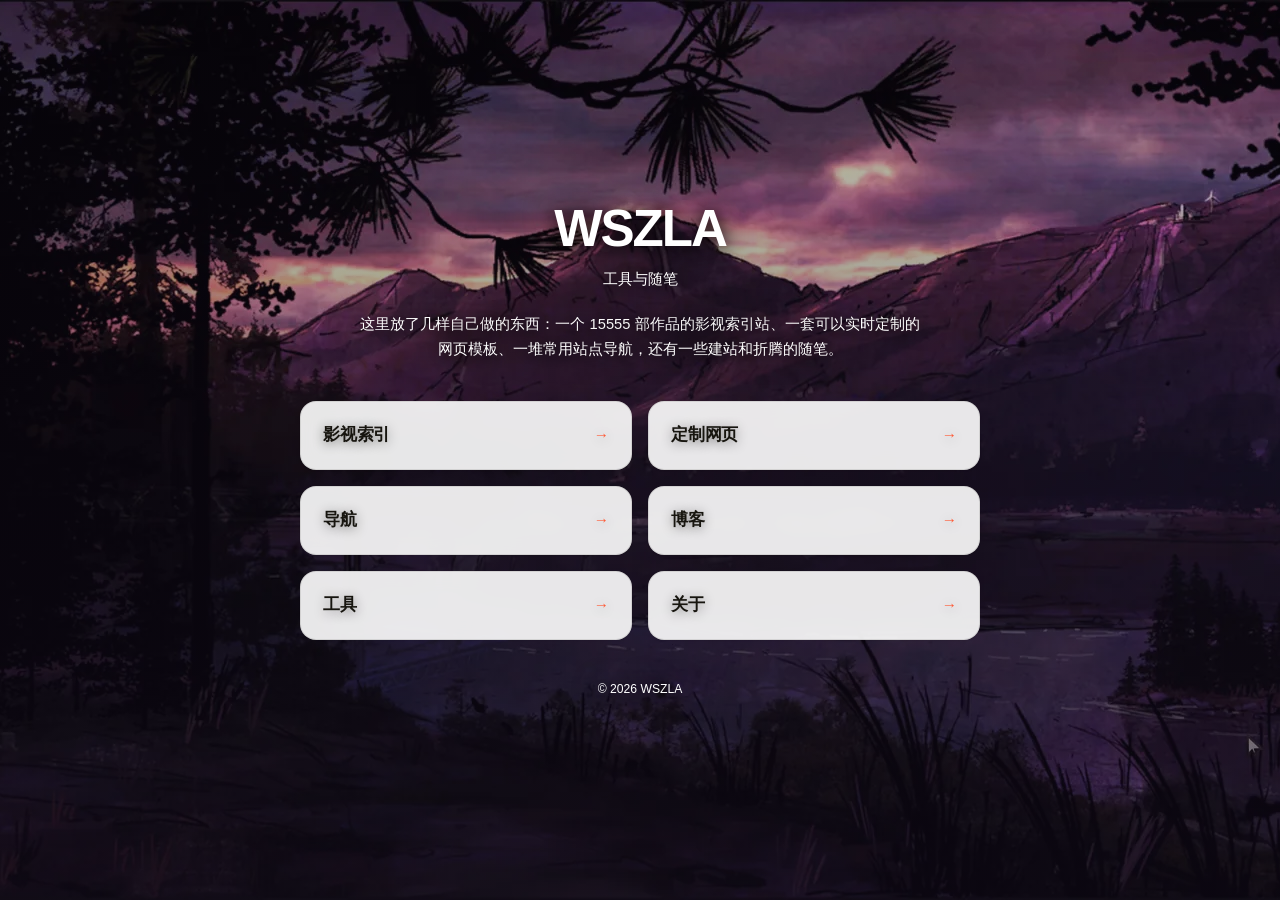
<file: index.html>
<!doctype html>
<html lang="zh-CN" data-theme="light">
<head>
<meta charset="utf-8">
<meta name="viewport" content="width=device-width, initial-scale=1">
<title>WSZLA · 工具与随笔</title>
<meta name="description" content="WSZLA 的个人站点：忍野忍、ManifestHub2、ClimberFly 几个自己写的工具，以及关于建站、上线、SEO 和折腾的随笔记录。">
<link rel="canonical" href="https://wszla.cn/">
<meta name="robots" content="index,follow,max-image-preview:large">
<meta property="og:type" content="website">
<meta property="og:title" content="WSZLA · 工具与随笔">
<meta property="og:description" content="WSZLA 的个人站点：忍野忍、ManifestHub2、ClimberFly 几个自己写的工具，以及关于建站、上线、SEO 和折腾的随笔记录。">
<meta property="og:url" content="https://wszla.cn/">
<meta property="og:image" content="https://wszla.cn/assets/og.png?v=2">
<meta name="twitter:card" content="summary_large_image">
<link rel="icon" type="image/svg+xml" href="/assets/favicon.svg?v=2">
<link rel="icon" href="/assets/favicon.ico?v=2" sizes="any">
<link rel="manifest" href="/manifest.webmanifest">
<meta name="theme-color" content="#f7f5f1">
<link rel="apple-touch-icon" href="/assets/apple-touch-icon.png?v=2">
<link rel="stylesheet" href="/assets/css/style.css">
<style>
:root{--accent:#ff5a36;--accent-ink:#ffffff;--accent-soft:rgba(255,90,54,0.13);--accent-line:rgba(255,90,54,0.38);--accent-2:#fabb57;--accent-3:#f32390;--r:16px;--page-max:1180px;--font-display:var(--font-sans)}
.hub{position:relative;z-index:1;min-height:100dvh;display:flex;flex-direction:column;align-items:center;justify-content:center;gap:26px;padding:56px 20px;text-align:center}
.hub h1{margin:0;font-size:clamp(2.1rem,6vw,3.2rem);letter-spacing:-.04em}
.hub-sub{margin-top:-16px;color:var(--muted);font-size:.95rem}
.hub-intro{max-width:560px;margin:-6px auto 0;color:var(--muted);font-size:.92rem;line-height:1.75}
.hub-links{display:grid;grid-template-columns:repeat(2,minmax(0,1fr));gap:16px;width:min(680px,100%);margin-top:12px;text-align:left}
.hub-link{display:flex;align-items:center;justify-content:space-between;gap:12px;padding:20px 22px;border:1px solid var(--line);border-radius:var(--r);background:var(--surface);box-shadow:var(--shadow-sm);text-decoration:none;color:inherit;transition:transform .25s ease,box-shadow .25s ease,border-color .25s ease}
.hub-link:hover{transform:translateY(-2px);border-color:var(--accent-line);box-shadow:var(--shadow-md)}
.hub-link strong{font-size:1.05rem;letter-spacing:-.01em}
.hub-link em{font-style:normal;color:var(--accent);font-size:.95rem}
.hub-foot{margin-top:14px;color:var(--muted);font-size:.76rem}
@media (max-width:620px){.hub-links{grid-template-columns:1fr}.hub{padding:40px 18px}}
</style>
<script type="application/ld+json">{"@context":"https://schema.org","@graph":[{"@type":"WebSite","@id":"https://wszla.cn/#website","url":"https://wszla.cn/","name":"WSZLA","description":"WSZLA 的个人站点：忍野忍、ManifestHub2、ClimberFly 几个自己写的工具，以及关于建站、上线、SEO 和折腾的随笔记录。","inLanguage":"zh-CN"},{"@type":"CollectionPage","@id":"https://wszla.cn/#collection","name":"WSZLA 收录","url":"https://wszla.cn/","hasPart":[{"@type":"WebPage","name":"影视索引","url":"https://video.wszla.cn"},{"@type":"WebPage","name":"导航","url":"https://wszla.cn/links/"},{"@type":"WebPage","name":"博客","url":"https://wszla.cn/blog/"},{"@type":"WebPage","name":"工具","url":"https://wszla.cn/tools/"}]}]}</script>
</head>
<body data-bg="image">
<div class="bg" aria-hidden="true"></div>
<main class="hub">
  <h1>WSZLA</h1>
  <p class="hub-sub">工具与随笔</p>
  <p class="hub-intro">这里放了几样自己做的东西：一个 15555 部作品的影视索引站、一套可以实时定制的网页模板、一堆常用站点导航，还有一些建站和折腾的随笔。</p>
  <nav class="hub-links" aria-label="入口">
    <a class="hub-link" href="https://video.wszla.cn" target="_blank" rel="noopener"><strong>影视索引</strong><em>→</em></a>
    <a class="hub-link" href="/site/"><strong>定制网页</strong><em>→</em></a>
    <a class="hub-link" href="/links/"><strong>导航</strong><em>→</em></a>
    <a class="hub-link" href="/blog/"><strong>博客</strong><em>→</em></a>
    <a class="hub-link" href="/tools/"><strong>工具</strong><em>→</em></a>
    <a class="hub-link" href="/about/"><strong>关于</strong><em>→</em></a>
  </nav>
  <p class="hub-foot">© 2026 WSZLA</p>
</main>
<nav class="m-nav" aria-label="快捷导航">
  <a class="m-nav-item" href="/site/"><svg viewBox="0 0 24 24" fill="none" stroke="currentColor" stroke-width="1.7" stroke-linecap="round" stroke-linejoin="round" aria-hidden="true"><path d="M4 8h9M17 8h3M4 16h4M12 16h8"/><circle cx="15" cy="8" r="2"/><circle cx="10" cy="16" r="2"/></svg><span>定制</span></a>
  <a class="m-nav-item" href="/tools/"><svg viewBox="0 0 24 24" fill="none" stroke="currentColor" stroke-width="1.7" stroke-linecap="round" stroke-linejoin="round" aria-hidden="true"><path d="M12 3.2 20 7v10l-8 4-8-4V7z"/><path d="M4 7l8 4 8-4M12 11v10"/></svg><span>工具</span></a>
  <a class="m-nav-item" href="/blog/"><svg viewBox="0 0 24 24" fill="none" stroke="currentColor" stroke-width="1.7" stroke-linecap="round" stroke-linejoin="round" aria-hidden="true"><path d="M4 5.5A2.5 2.5 0 0 1 6.5 3H20v18H6.5A2.5 2.5 0 0 1 4 18.5z"/><path d="M8 3v18"/></svg><span>博客</span></a>
  <a class="m-nav-item" href="/about/"><svg viewBox="0 0 24 24" fill="none" stroke="currentColor" stroke-width="1.7" stroke-linecap="round" stroke-linejoin="round" aria-hidden="true"><circle cx="12" cy="12" r="9"/><path d="M12 11v5.5M12 7.8h.01"/></svg><span>关于</span></a>
</nav>
<script src="/assets/js/pwa.js"></script>
</body>
</html>
</file>
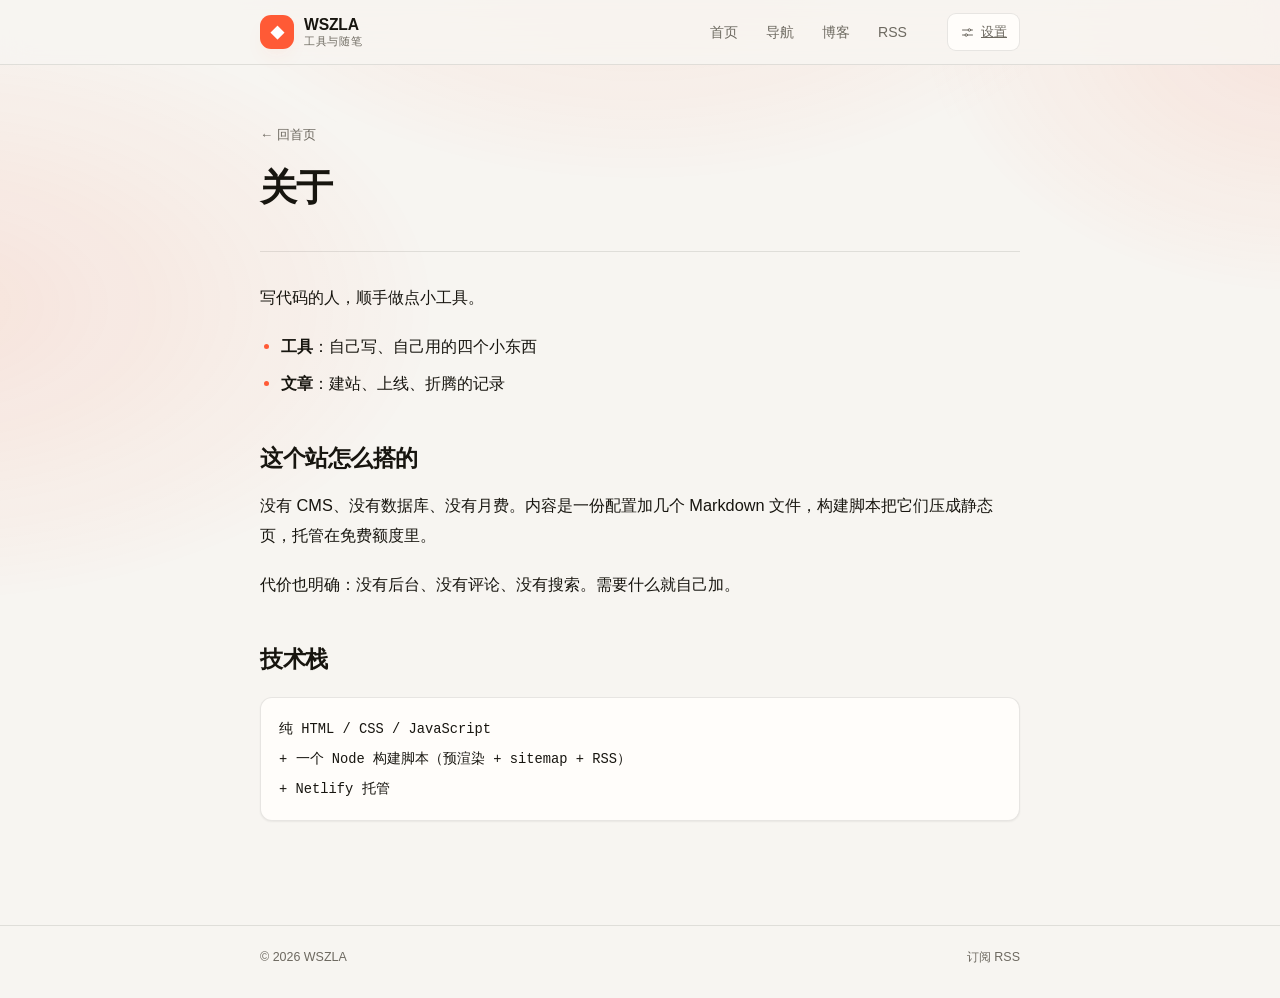
<file: about/index.html>
<!doctype html>
<html lang="zh-CN" data-theme="light">
<head>
<meta charset="utf-8">
<meta name="viewport" content="width=device-width, initial-scale=1">
<title>关于 · WSZLA</title>
<meta name="description" content="关于这个站，和写它的原因。">
<link rel="icon" type="image/svg+xml" href="/assets/favicon.svg?v=2">
<link rel="icon" href="/assets/favicon.ico?v=2" sizes="any">
<link rel="canonical" href="https://wszla.cn/about/">
<meta name="robots" content="index,follow,max-image-preview:large">
<meta property="og:type" content="website">
<meta property="og:site_name" content="WSZLA">
<meta property="og:title" content="关于 · WSZLA">
<meta property="og:description" content="关于这个站，和写它的原因。">
<meta property="og:url" content="https://wszla.cn/about/">
<meta property="og:image" content="https://wszla.cn/assets/og.png?v=2">
<meta name="twitter:card" content="summary_large_image">
<link rel="alternate" type="application/rss+xml" title="WSZLA 博客" href="/blog/feed.xml">
<link rel="manifest" href="/manifest.webmanifest">
<meta name="theme-color" content="#f7f5f1">
<link rel="apple-touch-icon" href="/assets/apple-touch-icon.png?v=2">
<link rel="stylesheet" href="/assets/css/style.css">
<link rel="stylesheet" href="/assets/css/blog.css">


<style>:root{--accent:#ff5a36;--accent-ink:#ffffff;--accent-soft:rgba(255,90,54,0.13);--accent-line:rgba(255,90,54,0.38);--accent-2:#fabb57;--accent-3:#f32390;--r:16px;--page-max:1180px;--font-display:var(--font-sans)}</style>

</head>
<body data-bg="mesh">
<div class="bg" aria-hidden="true"></div>
<div class="blog-shell">
<header class="blog-header">
  <div class="blog-wrap blog-header-inner">
    <a class="brand" href="/"><span class="brand-mark">◆</span><span class="brand-text"><strong>WSZLA</strong><small>工具与随笔</small></span></a>
    <nav class="blog-nav" aria-label="导航">
      <a href="/">首页</a>
      <a href="/links/">导航</a>
      <a href="/blog/">博客</a>
      <a href="/blog/feed.xml">RSS</a>
    </nav>
    <a class="blog-settings-btn" href="/site/?design=1&tab=blog" title="和定制网页共用一套设置">
      <svg viewBox="0 0 24 24" fill="none" stroke="currentColor" stroke-width="1.6" stroke-linecap="round" stroke-linejoin="round" aria-hidden="true"><path d="M4 8h9M17 8h3M4 16h4M12 16h8"/><circle cx="15" cy="8" r="2"/><circle cx="10" cy="16" r="2"/></svg>
      设置
    </a>
  </div>
</header>
<main class="blog-wrap">
<article class="post">
  <header class="post-head">
    <a class="post-back" href="/">← 回首页</a>
    <h1>关于</h1>
  </header>
  <div class="prose"><p>写代码的人，顺手做点小工具。</p>
<ul><li><strong>工具</strong>：自己写、自己用的四个小东西</li><li><strong>文章</strong>：建站、上线、折腾的记录</li></ul>
<h2 id="这个站怎么搭的">这个站怎么搭的</h2>
<p>没有 CMS、没有数据库、没有月费。内容是一份配置加几个 Markdown 文件，构建脚本把它们压成静态页，托管在免费额度里。</p>
<p>代价也明确：没有后台、没有评论、没有搜索。需要什么就自己加。</p>
<h2 id="技术栈">技术栈</h2>
<pre class="code-block"><code>纯 HTML / CSS / JavaScript
+ 一个 Node 构建脚本（预渲染 + sitemap + RSS）
+ Netlify 托管</code></pre></div>
</article>
</main>
<footer class="blog-footer">
  <div class="blog-wrap">
    <span>© 2026 WSZLA</span>
    <a href="/blog/feed.xml">订阅 RSS</a>
  </div>
</footer>
</div>

<script>
(function () {
  /* 和首页共用一份偏好：主色、深浅色、正文字号 */
  var p = {};
  try { p = JSON.parse(localStorage.getItem("wszla.prefs") || "{}"); } catch (e) {}
  var mq = window.matchMedia("(prefers-color-scheme: dark)");
  var mode = p.theme === "dark" || p.theme === "light" ? p.theme : (mq.matches ? "dark" : "light");
  document.documentElement.setAttribute("data-theme", mode);
  if (p.scale) document.documentElement.style.setProperty("--blog-fs", String(p.scale));
  if (p.accent) {
    var v = String(p.accent).replace("#", "");
    if (v.length === 3) v = v.split("").map(function (c) { return c + c; }).join("");
    if (/^[0-9a-f]{6}$/i.test(v)) {
      var r = parseInt(v.slice(0, 2), 16), g = parseInt(v.slice(2, 4), 16), b = parseInt(v.slice(4, 6), 16);
      var lum = (0.2126 * r + 0.7152 * g + 0.0722 * b) / 255;
      var st = document.documentElement.style;
      st.setProperty("--accent", "#" + v);
      st.setProperty("--accent-soft", "rgba(" + r + "," + g + "," + b + ",0.13)");
      st.setProperty("--accent-line", "rgba(" + r + "," + g + "," + b + ",0.38)");
      st.setProperty("--accent-ink", lum > 0.6 ? "#14130f" : "#ffffff");
    }
  }
})();
</script>
<nav class="m-nav" aria-label="快捷导航"><a class="m-nav-item" href="/site/"><svg viewBox="0 0 24 24" fill="none" stroke="currentColor" stroke-width="1.7" stroke-linecap="round" stroke-linejoin="round"><path d="M4 8h9M17 8h3M4 16h4M12 16h8"/><circle cx="15" cy="8" r="2"/><circle cx="10" cy="16" r="2"/></svg><span>定制</span></a><a class="m-nav-item" href="/video/"><svg viewBox="0 0 24 24" fill="none" stroke="currentColor" stroke-width="1.7" stroke-linecap="round" stroke-linejoin="round"><rect x="2" y="5" width="20" height="14" rx="2"/><path d="M10 9l5 3-5 3z"/></svg><span>影视</span></a><a class="m-nav-item" href="/tools/"><svg viewBox="0 0 24 24" fill="none" stroke="currentColor" stroke-width="1.7" stroke-linecap="round" stroke-linejoin="round"><path d="M12 3.2 20 7v10l-8 4-8-4V7z"/><path d="M4 7l8 4 8-4M12 11v10"/></svg><span>工具</span></a><a class="m-nav-item" href="/blog/"><svg viewBox="0 0 24 24" fill="none" stroke="currentColor" stroke-width="1.7" stroke-linecap="round" stroke-linejoin="round"><path d="M4 5.5A2.5 2.5 0 0 1 6.5 3H20v18H6.5A2.5 2.5 0 0 1 4 18.5z"/><path d="M8 3v18"/></svg><span>博客</span></a><a class="m-nav-item is-on" href="/about/"><svg viewBox="0 0 24 24" fill="none" stroke="currentColor" stroke-width="1.7" stroke-linecap="round" stroke-linejoin="round"><circle cx="12" cy="12" r="9"/><path d="M12 11v5.5M12 7.8h.01"/></svg><span>关于</span></a></nav>
<script src="/assets/js/pwa.js"></script>
</body>
</html>
</file>
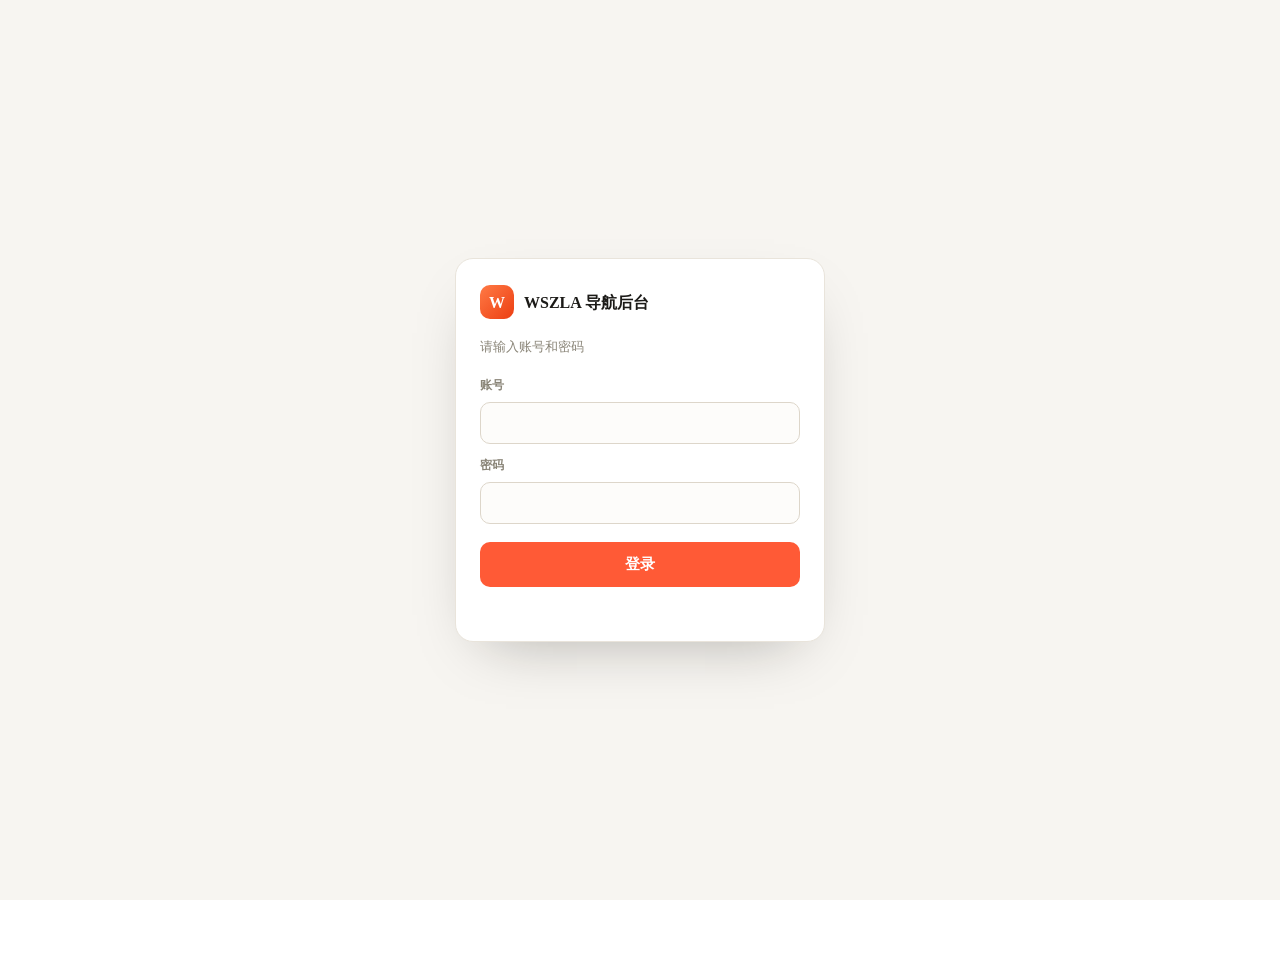
<file: admin/index.html>
<!doctype html>
<html lang="zh-CN" data-theme="light">
<head>
<meta charset="utf-8">
<meta name="viewport" content="width=device-width, initial-scale=1">
<title>后台 · WSZLA</title>
<meta name="robots" content="noindex,nofollow">
<link rel="icon" type="image/svg+xml" href="/assets/favicon.svg?v=2">
<link rel="manifest" href="/admin/manifest.webmanifest">
<meta name="theme-color" content="#ff5a36">
<meta name="apple-mobile-web-app-capable" content="yes">
<meta name="apple-mobile-web-app-status-bar-style" content="default">
<link rel="apple-touch-icon" href="/assets/apple-touch-icon.png?v=2">
<style>
:root{--accent:#ff5a36;--accent-ink:#ffffff;--accent-soft:rgba(255,90,54,0.13);--accent-line:rgba(255,90,54,0.38);--accent-2:#fabb57;--accent-3:#f32390;--r:16px;--page-max:1180px;--font-display:var(--font-sans)}
*{box-sizing:border-box}
body{margin:0;min-height:100vh;background:var(--bg);color:var(--text);font-family:var(--font-sans);line-height:1.6}
a{color:var(--accent)}
.wrap{width:min(860px,calc(100% - 32px));margin:0 auto;padding:28px 0 60px}
header{display:flex;align-items:center;justify-content:space-between;gap:12px;padding-bottom:18px;border-bottom:1px solid var(--line);margin-bottom:22px}
h1{font-size:1.3rem;margin:0}
h2{font-size:.95rem;margin:26px 0 12px;color:var(--muted);font-weight:600}
.card{border:1px solid var(--line);border-radius:14px;background:var(--surface);padding:16px}
label{display:flex;flex-direction:column;gap:6px;font-size:.78rem;color:var(--muted);font-weight:600;margin-bottom:10px}
input[type=text],input[type=password],input[type=url],select,textarea{width:100%;padding:9px 11px;border:1px solid var(--line-strong);border-radius:10px;background:var(--bg);color:var(--text);font-family:inherit;font-size:.9rem}
textarea{min-height:64px;resize:vertical}
button{padding:9px 16px;border:1px solid transparent;border-radius:10px;background:var(--accent);color:var(--accent-ink);font-family:inherit;font-size:.88rem;font-weight:600;cursor:pointer}
button.ghost{background:transparent;color:var(--text);border-color:var(--line-strong)}
button.small{padding:5px 10px;font-size:.78rem}
.row{display:grid;grid-template-columns:1fr 1fr;gap:10px}
.list{display:flex;flex-direction:column;gap:8px;margin-top:10px}
.item{display:flex;align-items:center;gap:10px;padding:9px 12px;border:1px solid var(--line);border-radius:10px;background:var(--surface)}
.item b{font-size:.88rem}
.item small{color:var(--muted);font-size:.74rem;display:block}
.item .grow{flex:1;min-width:0}
.item .del{border:1px solid var(--line-strong);background:transparent;color:var(--muted)}
.status{margin-top:14px;font-size:.82rem;color:var(--muted);white-space:pre-wrap}
.ok{color:#0a7d32}
.err{color:#c0392b}
.pill{display:inline-block;padding:2px 9px;border-radius:99px;background:var(--accent-soft);color:var(--accent);font-size:.7rem;font-weight:600;margin-left:6px}
.lock{position:fixed;inset:0;z-index:60;display:grid;place-items:center;background:#f7f5f1;padding:24px}
.lock.hidden{display:none!important}
.lock-card{width:min(370px,100%);background:#fff;border:1px solid #e9e4db;border-radius:18px;padding:26px 24px;box-shadow:0 24px 60px -30px rgba(20,18,12,.35)}
.lock-card strong{font-size:1rem;color:#1b1a17}
.lock-card p{margin:0 0 18px;font-size:.8rem;color:#8a8578}
.lock-card label{display:flex;flex-direction:column;gap:6px;margin-bottom:12px;font-size:.78rem;color:#8a8578;font-weight:600}
.lock-card input{width:100%;padding:11px 12px;border:1px solid #ddd6ca;border-radius:10px;background:#fdfcfa;color:#1b1a17;font-size:1rem;font-family:inherit}
.lock-card input:focus{outline:none;border-color:#ff5a36;box-shadow:0 0 0 4px rgba(255,90,54,.13)}
.lock-card button{width:100%;margin-top:6px;padding:12px 0;border:0;border-radius:10px;background:#ff5a36;color:#fff;font-size:.95rem;font-weight:600;cursor:pointer;font-family:inherit}
.lock-err{min-height:18px;font-size:.78rem;color:#c0392b;margin-top:10px}
.brand-lock{display:flex;align-items:center;gap:10px;margin-bottom:18px}
.brand-lock i{width:34px;height:34px;border-radius:10px;background:linear-gradient(135deg,#ff7a45,#ec3e12);display:grid;place-items:center;color:#fff;font-style:normal;font-weight:700}
.hint{font-size:.78rem;color:var(--muted);margin:6px 0 0}
/* ===== 标签式后台 ===== */
.tabs{display:flex;gap:6px;border-bottom:1px solid var(--line);margin-bottom:22px;padding-bottom:0}
.tabs button{background:transparent;border:0;border-bottom:2px solid transparent;border-radius:0;
  padding:10px 18px;color:var(--muted);font-size:.9rem;font-weight:600;cursor:pointer;font-family:inherit}
.tabs button:hover{color:var(--text)}
.tabs button.on{color:var(--accent);border-bottom-color:var(--accent)}
.pane[hidden]{display:none!important}
.frame-wrap{border:1px solid var(--line);border-radius:14px;overflow:hidden;background:#fff}
.frame-wrap iframe{width:100%;height:calc(100vh - 210px);min-height:520px;border:0;display:block}
.frame-note{display:flex;align-items:center;justify-content:space-between;gap:12px;
  padding:10px 14px;background:var(--accent-soft);font-size:.8rem;color:var(--muted)}
.frame-note a{font-weight:600}
@media(max-width:640px){.frame-wrap iframe{height:calc(100vh - 250px);min-height:440px}}
.bar{display:flex;gap:10px;margin-top:16px}
/* ---------- 手机端 ---------- */
@media (max-width: 680px) {
  html,body{overflow-x:hidden;max-width:100%}
  .wrap{width:100%;max-width:100%;padding:14px 12px 96px}
  .hint,.item small,.status{overflow-wrap:anywhere;word-break:break-word}
  .bar button{min-width:0}
  header{padding-bottom:12px;margin-bottom:14px}
  h1{font-size:1.1rem}
  h2{font-size:.85rem;margin:20px 0 10px}
  .card{padding:12px;border-radius:12px}
  .row{grid-template-columns:1fr;gap:0}
  label{font-size:.75rem;margin-bottom:8px}
  input[type=text],input[type=password],input[type=url],select,textarea{padding:11px 12px;font-size:1rem}
  button{padding:11px 16px;font-size:.92rem}
  .item{padding:11px 12px;align-items:flex-start}
  .item b{font-size:.92rem}
  .item small{font-size:.72rem;line-height:1.5}
  .item .grow{padding-right:8px}
  .item .del{padding:9px 13px;border-radius:9px;font-size:.8rem;font-weight:600;border:1px solid var(--line-strong);min-width:56px}
  #tokenBox .hint{font-size:.72rem}
  .bar{
    position:fixed;left:0;right:0;bottom:0;z-index:20;
    display:flex;gap:8px;padding:10px 12px calc(10px + env(safe-area-inset-bottom));
    background:rgba(255,255,255,.94);backdrop-filter:blur(12px);
    border-top:1px solid var(--line);
  }
  .bar button{flex:1;padding:13px 0;font-size:.95rem}
  .bar .ghost.secondary{flex:0 0 88px}
  .status{font-size:.76rem}
}
</style>
</head>
<body>
<div class="lock" id="lock">
  <div class="lock-card">
    <div class="brand-lock"><i>W</i><strong>WSZLA 导航后台</strong></div>
    <p>请输入账号和密码</p>
    <label>账号<input type="text" id="lockUser" autocomplete="username"></label>
    <label>密码<input type="password" id="lockPass" autocomplete="current-password"></label>
    <button id="lockBtn">登录</button>
    <div class="lock-err" id="lockErr"></div>
  </div>
</div>
<div class="wrap">
<div class="wrap">
<nav class="tabs" aria-label="后台切换">
  <button type="button" id="tabNav" class="on">导航管理</button>
  <button type="button" id="tabVideo">影视内容</button>
</nav>
<div class="pane" id="paneNav">
<section class="portal-overview" style="display:none"></section>

  <header>
    <h1>导航后台</h1>
    <a href="/links/">← 看导航页</a>
  </header>

  <div class="card" id="tokenBox">
    <label>GitHub Token（只保存在这台电脑的浏览器里）
      <input type="password" id="token" placeholder="github_pat_...">
    </label>
    <p class="hint">需要 Fine-grained token：Only select repositories → <b>wszla</b> → Permissions → Contents: Read and write。
      生成地址：<a href="https://github.com/settings/tokens?type=beta" target="_blank" rel="noopener">github.com/settings/tokens</a></p>
    <button id="saveToken">保存 Token</button>
    <span class="status" id="tokenStatus"></span>
  </div>

  <h2>加一个站</h2>
  <div class="card">
    <div class="row">
      <label>分类
        <select id="cat"></select>
      </label>
      <label>名称
        <input type="text" id="name" placeholder="ChatGPT">
      </label>
    </div>
    <div class="row">
      <label>网址
        <input type="url" id="url" placeholder="https://example.com">
      </label>
      <label>一句话说明
        <input type="text" id="desc" placeholder="用来干什么">
      </label>
    </div>
    <label style="flex-direction:row;align-items:center;gap:8px">
      <input type="checkbox" id="pin" style="width:auto"> 放进「常用」
    </label>
    <div class="row" style="align-items:end">
      <button id="add">添加</button>
      <button class="ghost" id="newCat">新建分类</button>
    </div>
  </div>

  <h2>现有站点 <span id="count" class="pill"></span></h2>
  <div class="card">
    <div class="list" id="list"></div>
    <div class="bar">
      <button class="ghost secondary" id="reload">重新加载</button>
      <button class="ghost secondary" id="export">导出</button>
      <button id="save">保存并发布</button>
    </div>
    <div class="status" id="status"></div>
  </div>
</div>

<div class="pane" id="paneVideo" hidden>
  <div class="frame-note">
    <span>影视站内容管理（作品 / 分集 / 用户 / 评论）· 需单独登录</span>
    <a href="https://video.wszla.cn/admin/" target="_blank" rel="noopener">在新窗口打开 ↗</a>
  </div>
  <div class="frame-wrap">
    <iframe id="videoFrame" data-src="https://video.wszla.cn/admin/" title="影视内容管理"></iframe>
  </div>
</div>
</div>

<script>
(function () {
  var LOCK_USER = "2afec37edafe45412d06028c1d9c0785a42900e4d5d2a2aab5f85e9c68c1d045";
  var LOCK_PASS = "91d89000966075cbe28b0ca85d9d68b2c396674a4ac20ffcf7521b8deaf0c637";
  var LOCK_KEY = "wszla.auth.ok";

  function hex(buf) {
    return Array.prototype.map.call(new Uint8Array(buf), function (b) {
      return ("0" + b.toString(16)).slice(-2);
    }).join("");
  }
  function derive(text, salt) {
    var enc = new TextEncoder();
    return crypto.subtle.importKey("raw", enc.encode(text), { name: "PBKDF2" }, false, ["deriveBits"])
      .then(function (key) {
        return crypto.subtle.deriveBits({ name: "PBKDF2", salt: enc.encode(salt), iterations: 120000, hash: "SHA-256" }, key, 256);
      })
      .then(hex);
  }
  function unlock() {
    var lock = document.getElementById("lock");
    if (lock) lock.className = "lock hidden";
  }
  function initLock() {
    var lock = document.getElementById("lock");
    if (!lock) return;
    if (localStorage.getItem(LOCK_KEY) === "1") { unlock(); return; }
    var btn = document.getElementById("lockBtn");
    var err = document.getElementById("lockErr");
    function tryLogin() {
      var u = document.getElementById("lockUser").value.trim();
      var p = document.getElementById("lockPass").value;
      err.textContent = "";
      btn.disabled = true;
      Promise.all([derive(u, "wszla-admin-v1"), derive(p, "wszla-admin-v2")])
        .then(function (r) {
          btn.disabled = false;
          if (r[0] === LOCK_USER && r[1] === LOCK_PASS) {
            localStorage.setItem(LOCK_KEY, "1");
            unlock();
            load();
          } else {
            err.textContent = "账号或密码不对";
          }
        })
        .catch(function () { btn.disabled = false; err.textContent = "浏览器不支持校验，换个浏览器试试"; });
    }
    btn.addEventListener("click", tryLogin);
    document.getElementById("lockPass").addEventListener("keydown", function (e) {
      if (e.key === "Enter") tryLogin();
    });
  }
  var REPO = "raimontavarez-web/wszla";
  var FILE = "links/data.json";
  var KEY = "wszla.gh.token";
  var data = { title: "导航", subtitle: "", categories: [] };
  var sha = null;

  var $ = function (id) { return document.getElementById(id); };
  var statusEl = $("status");

  function say(msg, ok) {
    statusEl.textContent = msg;
    statusEl.className = "status " + (ok === true ? "ok" : ok === false ? "err" : "");
  }

  function b64(str) {
    var bytes = new TextEncoder().encode(str);
    var bin = "";
    for (var i = 0; i < bytes.length; i++) bin += String.fromCharCode(bytes[i]);
    return btoa(bin);
  }

  function token() { return localStorage.getItem(KEY) || ""; }

  function headers() {
    return { Authorization: "Bearer " + token(), Accept: "application/vnd.github+json" };
  }

  function load() {
    say("加载中…");
    return fetch("/links/data.json?t=" + Date.now(), { cache: "no-store" })
      .then(function (r) { return r.json(); })
      .then(function (d) {
        data = d;
        return fetch("https://api.github.com/repos/" + REPO + "/contents/" + FILE, { headers: headers() })
          .then(function (r) { return r.ok ? r.json() : null; })
          .then(function (f) { if (f) sha = f.sha; })
          .catch(function () {});
      })
      .then(function () {
        render();
        say(sha ? "已连接仓库，可以保存。" : "已加载页面数据（保存需要 Token）。", true);
      })
      .catch(function (e) { say("加载失败：" + e.message, false); });
  }

  function render() {
    var cat = $("cat");
    cat.innerHTML = data.categories.map(function (c) {
      return '<option value="' + c.name.replace(/"/g, "&quot;") + '">' + c.name + "</option>";
    }).join("");

    var list = $("list");
    var total = 0;
    list.innerHTML = data.categories.map(function (c) {
      return c.items.map(function (it, idx) {
        total++;
        return '<div class="item"><div class="grow"><b>' + it.name + "</b>" +
          (it.pin ? '<span class="pill">常用</span>' : "") +
          "<small>" + (it.desc || "") + " · " + it.url + " · " + c.name + "</small></div>" +
          '<button class="small del" data-cat="' + c.name.replace(/"/g, "&quot;") + '" data-idx="' + idx + '">删除</button></div>';
      }).join("");
    }).join("");
    $("count").textContent = total;
  }

  function findCat(name) {
    for (var i = 0; i < data.categories.length; i++) if (data.categories[i].name === name) return data.categories[i];
    return null;
  }

  $("saveToken").onclick = function () {
    var t = $("token").value.trim();
    if (!t) { $("tokenStatus").textContent = "先粘贴 token"; return; }
    localStorage.setItem(KEY, t);
    $("tokenStatus").textContent = "已保存";
    load();
  };
  $("token").value = token();

  $("add").onclick = function () {
    var name = $("name").value.trim();
    var url = $("url").value.trim();
    if (!name || !url) { say("名称和网址都要填。", false); return; }
    if (!/^https?:\/\//i.test(url)) { say("网址要以 http:// 或 https:// 开头。", false); return; }
    var c = findCat($("cat").value);
    if (!c) { say("先选一个分类。", false); return; }
    var item = { name: name, url: url, desc: $("desc").value.trim() };
    if ($("pin").checked) item.pin = true;
    c.items.push(item);
    $("name").value = ""; $("url").value = ""; $("desc").value = ""; $("pin").checked = false;
    render();
    say("已加入列表，记得点「保存并发布」。");
  };

  $("newCat").onclick = function () {
    var name = prompt("新分类名称（例如：自用）");
    if (!name) return;
    if (findCat(name)) { say("这个分类已经有了。", false); return; }
    data.categories.push({ name: name, items: [] });
    render();
    $("cat").value = name;
  };

  $("list").onclick = function (e) {
    var b = e.target.closest(".del");
    if (!b) return;
    var c = findCat(b.getAttribute("data-cat"));
    if (!c) return;
    c.items.splice(Number(b.getAttribute("data-idx")), 1);
    render();
    say("已移除，记得保存。");
  };

  $("reload").onclick = function () { load(); };

  $("export").onclick = function () {
    var blob = new Blob([JSON.stringify(data, null, 2)], { type: "application/json" });
    var a = document.createElement("a");
    a.href = URL.createObjectURL(blob);
    a.download = "links.json";
    a.click();
    setTimeout(function () { URL.revokeObjectURL(a.href); }, 1000);
    say("已下载 links.json，替换 content/links.json 后双击「发布网站.bat」。", true);
  };

  $("save").onclick = function () {
    if (!token()) { say("先在上面保存 Token。", false); return; }
    say("提交中…");
    var body = {
      message: "links: update via admin " + new Date().toISOString().slice(0, 16),
      content: b64(JSON.stringify(data, null, 2)),
      branch: "main"
    };
    if (sha) body.sha = sha;
    fetch("https://api.github.com/repos/" + REPO + "/contents/" + FILE, {
      method: "PUT",
      headers: Object.assign({ "Content-Type": "application/json" }, headers()),
      body: JSON.stringify(body)
    })
      .then(function (r) { return r.json().then(function (j) { return { ok: r.ok, j: j }; }); })
      .then(function (res) {
        if (!res.ok) { say("提交失败：" + (res.j.message || "未知错误"), false); return; }
        sha = res.j.content.sha;
        say("已提交。导航页刷新即可看到（数据文件即时生效）。", true);
      })
      .catch(function (e) { say("提交失败：" + e.message, false); });
  };

  initLock();
  /* ===== 标签切换 ===== */
  var TAB_KEY = "wszla.admin.tab";
  var tabNav = document.getElementById("tabNav");
  var tabVideo = document.getElementById("tabVideo");
  var paneNav = document.getElementById("paneNav");
  var paneVideo = document.getElementById("paneVideo");
  var videoFrame = document.getElementById("videoFrame");

  function showTab(which) {
    var isVideo = which === "video";
    if (paneNav) paneNav.hidden = isVideo;
    if (paneVideo) paneVideo.hidden = !isVideo;
    if (tabNav) tabNav.className = isVideo ? "" : "on";
    if (tabVideo) tabVideo.className = isVideo ? "on" : "";
    /* 首次切到影视时再加载 iframe，省流量 */
    if (isVideo && videoFrame && !videoFrame.src) {
      videoFrame.src = videoFrame.getAttribute("data-src");
    }
    try { localStorage.setItem(TAB_KEY, which); } catch (e) {}
  }
  if (tabNav) tabNav.addEventListener("click", function () { showTab("nav"); });
  if (tabVideo) tabVideo.addEventListener("click", function () { showTab("video"); });
  try {
    var saved = localStorage.getItem(TAB_KEY);
    if (saved === "video") showTab("video");
  } catch (e) {}

  if (!document.getElementById("lock") || localStorage.getItem("wszla.auth.ok") === "1") load();
  if ("serviceWorker" in navigator) navigator.serviceWorker.register("/sw.js").catch(function () {});
})();
</script>
</body>
</html>
</file>
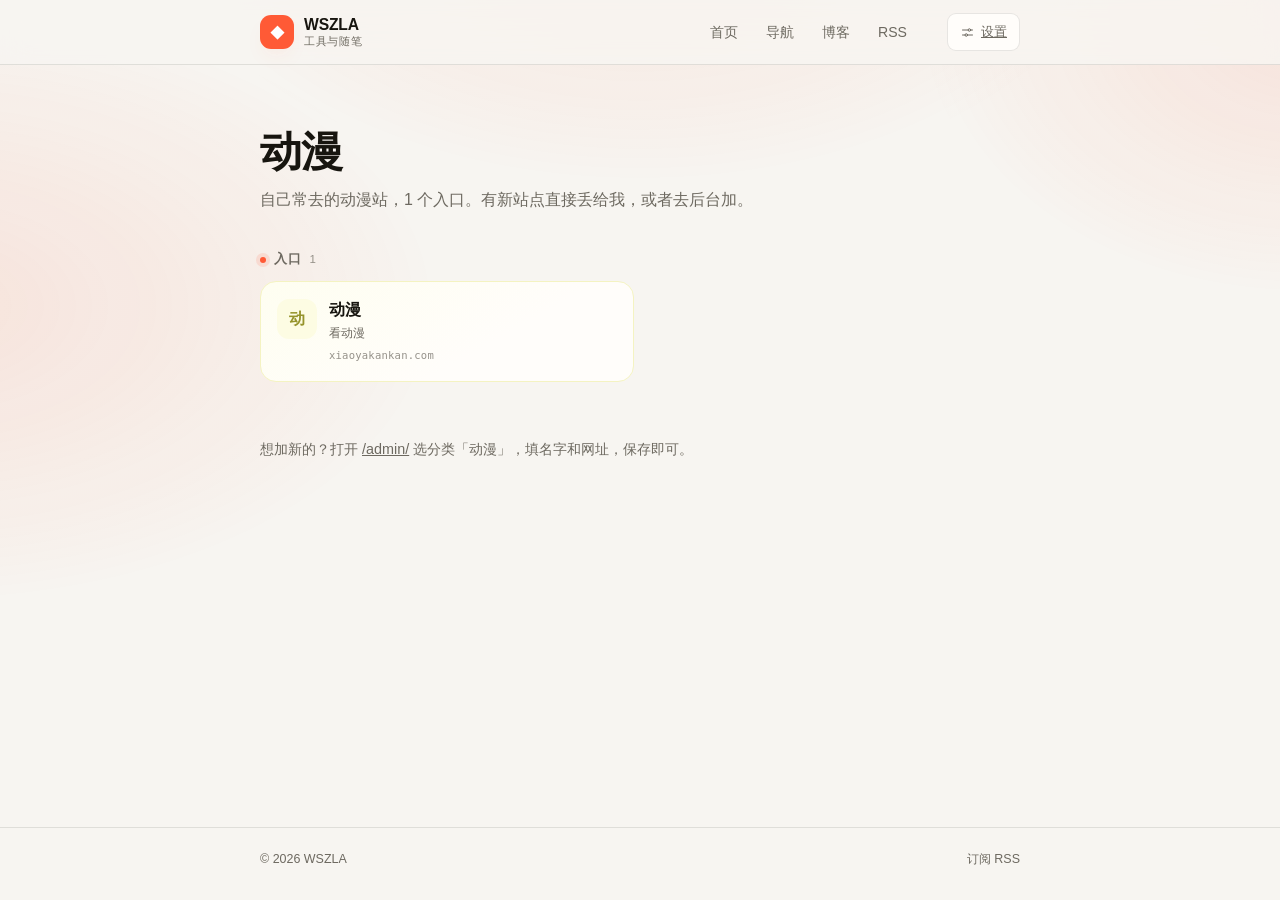
<file: anime/index.html>
<!doctype html>
<html lang="zh-CN" data-theme="light">
<head>
<meta charset="utf-8">
<meta name="viewport" content="width=device-width, initial-scale=1">
<title>动漫 · WSZLA</title>
<meta name="description" content="动漫入口合集，共 1 个站点。">
<link rel="icon" type="image/svg+xml" href="/assets/favicon.svg?v=2">
<link rel="icon" href="/assets/favicon.ico?v=2" sizes="any">
<link rel="canonical" href="https://wszla.cn/anime/">
<meta name="robots" content="index,follow,max-image-preview:large">
<meta property="og:type" content="website">
<meta property="og:site_name" content="WSZLA">
<meta property="og:title" content="动漫 · WSZLA">
<meta property="og:description" content="动漫入口合集，共 1 个站点。">
<meta property="og:url" content="https://wszla.cn/anime/">
<meta property="og:image" content="https://wszla.cn/assets/og.png?v=2">
<meta name="twitter:card" content="summary_large_image">
<link rel="alternate" type="application/rss+xml" title="WSZLA 博客" href="/blog/feed.xml">
<link rel="manifest" href="/manifest.webmanifest">
<meta name="theme-color" content="#f7f5f1">
<link rel="apple-touch-icon" href="/assets/apple-touch-icon.png?v=2">
<link rel="stylesheet" href="/assets/css/style.css">
<link rel="stylesheet" href="/assets/css/blog.css">
<link rel="stylesheet" href="/assets/css/links.css">

<style>:root{--accent:#ff5a36;--accent-ink:#ffffff;--accent-soft:rgba(255,90,54,0.13);--accent-line:rgba(255,90,54,0.38);--accent-2:#fabb57;--accent-3:#f32390;--r:16px;--page-max:1180px;--font-display:var(--font-sans)}</style>
<script type="application/ld+json">{"@context":"https://schema.org","@type":"CollectionPage","name":"WSZLA 动漫","url":"https://wszla.cn/anime/","numberOfItems":1}</script>
</head>
<body data-bg="mesh">
<div class="bg" aria-hidden="true"></div>
<div class="blog-shell">
<header class="blog-header">
  <div class="blog-wrap blog-header-inner">
    <a class="brand" href="/"><span class="brand-mark">◆</span><span class="brand-text"><strong>WSZLA</strong><small>工具与随笔</small></span></a>
    <nav class="blog-nav" aria-label="导航">
      <a href="/">首页</a>
      <a href="/links/">导航</a>
      <a href="/blog/">博客</a>
      <a href="/blog/feed.xml">RSS</a>
    </nav>
    <a class="blog-settings-btn" href="/site/?design=1&tab=blog" title="和定制网页共用一套设置">
      <svg viewBox="0 0 24 24" fill="none" stroke="currentColor" stroke-width="1.6" stroke-linecap="round" stroke-linejoin="round" aria-hidden="true"><path d="M4 8h9M17 8h3M4 16h4M12 16h8"/><circle cx="15" cy="8" r="2"/><circle cx="10" cy="16" r="2"/></svg>
      设置
    </a>
  </div>
</header>
<main class="blog-wrap">
<section class="blog-hero">
  <h1>动漫</h1>
  <p>自己常去的动漫站，1 个入口。有新站点直接丢给我，或者去后台加。</p>
</section>

<div class="links-group links-pin" style="margin-top:8px">
  <h2>入口 <em>1</em></h2>
  <div class="links-grid"><a class="link-card" href="https://xiaoyakankan.com/cat/13.html" target="_blank" rel="noopener noreferrer" style="--h:59;--i:0">
  <span class="link-avatar" aria-hidden="true">动</span>
  <span class="link-body">
    <span class="link-name">动漫</span>
    <span class="link-desc">看动漫</span>
    <span class="link-host">xiaoyakankan.com</span>
  </span>
</a></div>
</div>

<p class="links-empty" style="text-align:left;padding:18px 0">
  想加新的？打开 <a href="/admin/">/admin/</a> 选分类「动漫」，填名字和网址，保存即可。
</p>
</main>
<footer class="blog-footer">
  <div class="blog-wrap">
    <span>© 2026 WSZLA</span>
    <a href="/blog/feed.xml">订阅 RSS</a>
  </div>
</footer>
</div>

<script>
(function () {
  /* 和首页共用一份偏好：主色、深浅色、正文字号 */
  var p = {};
  try { p = JSON.parse(localStorage.getItem("wszla.prefs") || "{}"); } catch (e) {}
  var mq = window.matchMedia("(prefers-color-scheme: dark)");
  var mode = p.theme === "dark" || p.theme === "light" ? p.theme : (mq.matches ? "dark" : "light");
  document.documentElement.setAttribute("data-theme", mode);
  if (p.scale) document.documentElement.style.setProperty("--blog-fs", String(p.scale));
  if (p.accent) {
    var v = String(p.accent).replace("#", "");
    if (v.length === 3) v = v.split("").map(function (c) { return c + c; }).join("");
    if (/^[0-9a-f]{6}$/i.test(v)) {
      var r = parseInt(v.slice(0, 2), 16), g = parseInt(v.slice(2, 4), 16), b = parseInt(v.slice(4, 6), 16);
      var lum = (0.2126 * r + 0.7152 * g + 0.0722 * b) / 255;
      var st = document.documentElement.style;
      st.setProperty("--accent", "#" + v);
      st.setProperty("--accent-soft", "rgba(" + r + "," + g + "," + b + ",0.13)");
      st.setProperty("--accent-line", "rgba(" + r + "," + g + "," + b + ",0.38)");
      st.setProperty("--accent-ink", lum > 0.6 ? "#14130f" : "#ffffff");
    }
  }
})();
</script>
<nav class="m-nav" aria-label="快捷导航"><a class="m-nav-item" href="/site/"><svg viewBox="0 0 24 24" fill="none" stroke="currentColor" stroke-width="1.7" stroke-linecap="round" stroke-linejoin="round"><path d="M4 8h9M17 8h3M4 16h4M12 16h8"/><circle cx="15" cy="8" r="2"/><circle cx="10" cy="16" r="2"/></svg><span>定制</span></a><a class="m-nav-item" href="/video/"><svg viewBox="0 0 24 24" fill="none" stroke="currentColor" stroke-width="1.7" stroke-linecap="round" stroke-linejoin="round"><rect x="2" y="5" width="20" height="14" rx="2"/><path d="M10 9l5 3-5 3z"/></svg><span>影视</span></a><a class="m-nav-item" href="/tools/"><svg viewBox="0 0 24 24" fill="none" stroke="currentColor" stroke-width="1.7" stroke-linecap="round" stroke-linejoin="round"><path d="M12 3.2 20 7v10l-8 4-8-4V7z"/><path d="M4 7l8 4 8-4M12 11v10"/></svg><span>工具</span></a><a class="m-nav-item" href="/blog/"><svg viewBox="0 0 24 24" fill="none" stroke="currentColor" stroke-width="1.7" stroke-linecap="round" stroke-linejoin="round"><path d="M4 5.5A2.5 2.5 0 0 1 6.5 3H20v18H6.5A2.5 2.5 0 0 1 4 18.5z"/><path d="M8 3v18"/></svg><span>博客</span></a><a class="m-nav-item" href="/about/"><svg viewBox="0 0 24 24" fill="none" stroke="currentColor" stroke-width="1.7" stroke-linecap="round" stroke-linejoin="round"><circle cx="12" cy="12" r="9"/><path d="M12 11v5.5M12 7.8h.01"/></svg><span>关于</span></a></nav>
<script src="/assets/js/pwa.js"></script>
</body>
</html>
</file>
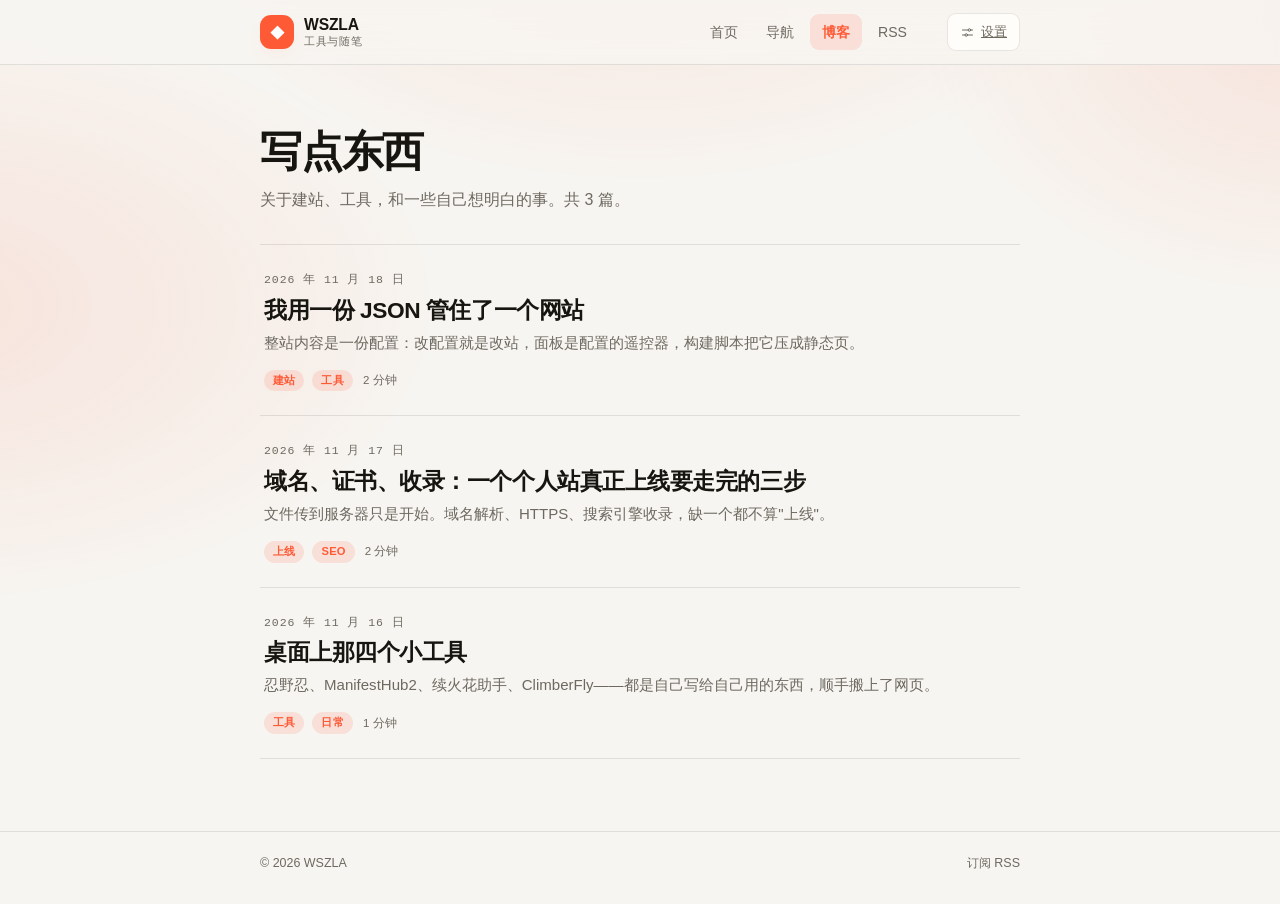
<file: blog/index.html>
<!doctype html>
<html lang="zh-CN" data-theme="light">
<head>
<meta charset="utf-8">
<meta name="viewport" content="width=device-width, initial-scale=1">
<title>博客 · WSZLA · 工具与随笔</title>
<meta name="description" content="关于建站、工具和日常的随笔。">
<link rel="icon" type="image/svg+xml" href="/assets/favicon.svg?v=2">
<link rel="icon" href="/assets/favicon.ico?v=2" sizes="any">
<link rel="canonical" href="https://wszla.cn/blog/">
<meta name="robots" content="index,follow,max-image-preview:large">
<meta property="og:type" content="website">
<meta property="og:site_name" content="WSZLA">
<meta property="og:title" content="博客 · WSZLA · 工具与随笔">
<meta property="og:description" content="关于建站、工具和日常的随笔。">
<meta property="og:url" content="https://wszla.cn/blog/">
<meta property="og:image" content="https://wszla.cn/assets/og.png?v=2">
<meta name="twitter:card" content="summary_large_image">
<link rel="alternate" type="application/rss+xml" title="WSZLA 博客" href="/blog/feed.xml">
<link rel="manifest" href="/manifest.webmanifest">
<meta name="theme-color" content="#f7f5f1">
<link rel="apple-touch-icon" href="/assets/apple-touch-icon.png?v=2">
<link rel="stylesheet" href="/assets/css/style.css">
<link rel="stylesheet" href="/assets/css/blog.css">


<style>:root{--accent:#ff5a36;--accent-ink:#ffffff;--accent-soft:rgba(255,90,54,0.13);--accent-line:rgba(255,90,54,0.38);--accent-2:#fabb57;--accent-3:#f32390;--r:16px;--page-max:1180px;--font-display:var(--font-sans)}</style>

</head>
<body data-bg="mesh">
<div class="bg" aria-hidden="true"></div>
<div class="blog-shell">
<header class="blog-header">
  <div class="blog-wrap blog-header-inner">
    <a class="brand" href="/"><span class="brand-mark">◆</span><span class="brand-text"><strong>WSZLA</strong><small>工具与随笔</small></span></a>
    <nav class="blog-nav" aria-label="导航">
      <a href="/">首页</a>
      <a href="/links/">导航</a>
      <a href="/blog/" class="is-on">博客</a>
      <a href="/blog/feed.xml">RSS</a>
    </nav>
    <a class="blog-settings-btn" href="/site/?design=1&tab=blog" title="和定制网页共用一套设置">
      <svg viewBox="0 0 24 24" fill="none" stroke="currentColor" stroke-width="1.6" stroke-linecap="round" stroke-linejoin="round" aria-hidden="true"><path d="M4 8h9M17 8h3M4 16h4M12 16h8"/><circle cx="15" cy="8" r="2"/><circle cx="10" cy="16" r="2"/></svg>
      设置
    </a>
  </div>
</header>
<main class="blog-wrap">
<section class="blog-hero">
  <h1>写点东西</h1>
  <p>关于建站、工具，和一些自己想明白的事。共 3 篇。</p>
</section>
<div class="post-list"><article class="post-item">
  <a class="post-link" href="/blog/json-driven-site.html">
    <time class="post-date" datetime="2026-11-18">2026 年 11 月 18 日</time>
    <h2 class="post-title">我用一份 JSON 管住了一个网站</h2>
    <p class="post-summary">整站内容是一份配置：改配置就是改站，面板是配置的遥控器，构建脚本把它压成静态页。</p>
    <div class="post-tags"><span>建站</span><span>工具</span><em>2 分钟</em></div>
  </a>
</article>
<article class="post-item">
  <a class="post-link" href="/blog/launch-checklist.html">
    <time class="post-date" datetime="2026-11-17">2026 年 11 月 17 日</time>
    <h2 class="post-title">域名、证书、收录：一个个人站真正上线要走完的三步</h2>
    <p class="post-summary">文件传到服务器只是开始。域名解析、HTTPS、搜索引擎收录，缺一个都不算&quot;上线&quot;。</p>
    <div class="post-tags"><span>上线</span><span>SEO</span><em>2 分钟</em></div>
  </a>
</article>
<article class="post-item">
  <a class="post-link" href="/blog/four-tools.html">
    <time class="post-date" datetime="2026-11-16">2026 年 11 月 16 日</time>
    <h2 class="post-title">桌面上那四个小工具</h2>
    <p class="post-summary">忍野忍、ManifestHub2、续火花助手、ClimberFly——都是自己写给自己用的东西，顺手搬上了网页。</p>
    <div class="post-tags"><span>工具</span><span>日常</span><em>1 分钟</em></div>
  </a>
</article></div>
</main>
<footer class="blog-footer">
  <div class="blog-wrap">
    <span>© 2026 WSZLA</span>
    <a href="/blog/feed.xml">订阅 RSS</a>
  </div>
</footer>
</div>

<script>
(function () {
  /* 和首页共用一份偏好：主色、深浅色、正文字号 */
  var p = {};
  try { p = JSON.parse(localStorage.getItem("wszla.prefs") || "{}"); } catch (e) {}
  var mq = window.matchMedia("(prefers-color-scheme: dark)");
  var mode = p.theme === "dark" || p.theme === "light" ? p.theme : (mq.matches ? "dark" : "light");
  document.documentElement.setAttribute("data-theme", mode);
  if (p.scale) document.documentElement.style.setProperty("--blog-fs", String(p.scale));
  if (p.accent) {
    var v = String(p.accent).replace("#", "");
    if (v.length === 3) v = v.split("").map(function (c) { return c + c; }).join("");
    if (/^[0-9a-f]{6}$/i.test(v)) {
      var r = parseInt(v.slice(0, 2), 16), g = parseInt(v.slice(2, 4), 16), b = parseInt(v.slice(4, 6), 16);
      var lum = (0.2126 * r + 0.7152 * g + 0.0722 * b) / 255;
      var st = document.documentElement.style;
      st.setProperty("--accent", "#" + v);
      st.setProperty("--accent-soft", "rgba(" + r + "," + g + "," + b + ",0.13)");
      st.setProperty("--accent-line", "rgba(" + r + "," + g + "," + b + ",0.38)");
      st.setProperty("--accent-ink", lum > 0.6 ? "#14130f" : "#ffffff");
    }
  }
})();
</script>
<nav class="m-nav" aria-label="快捷导航"><a class="m-nav-item" href="/site/"><svg viewBox="0 0 24 24" fill="none" stroke="currentColor" stroke-width="1.7" stroke-linecap="round" stroke-linejoin="round"><path d="M4 8h9M17 8h3M4 16h4M12 16h8"/><circle cx="15" cy="8" r="2"/><circle cx="10" cy="16" r="2"/></svg><span>定制</span></a><a class="m-nav-item" href="/video/"><svg viewBox="0 0 24 24" fill="none" stroke="currentColor" stroke-width="1.7" stroke-linecap="round" stroke-linejoin="round"><rect x="2" y="5" width="20" height="14" rx="2"/><path d="M10 9l5 3-5 3z"/></svg><span>影视</span></a><a class="m-nav-item" href="/tools/"><svg viewBox="0 0 24 24" fill="none" stroke="currentColor" stroke-width="1.7" stroke-linecap="round" stroke-linejoin="round"><path d="M12 3.2 20 7v10l-8 4-8-4V7z"/><path d="M4 7l8 4 8-4M12 11v10"/></svg><span>工具</span></a><a class="m-nav-item is-on" href="/blog/"><svg viewBox="0 0 24 24" fill="none" stroke="currentColor" stroke-width="1.7" stroke-linecap="round" stroke-linejoin="round"><path d="M4 5.5A2.5 2.5 0 0 1 6.5 3H20v18H6.5A2.5 2.5 0 0 1 4 18.5z"/><path d="M8 3v18"/></svg><span>博客</span></a><a class="m-nav-item" href="/about/"><svg viewBox="0 0 24 24" fill="none" stroke="currentColor" stroke-width="1.7" stroke-linecap="round" stroke-linejoin="round"><circle cx="12" cy="12" r="9"/><path d="M12 11v5.5M12 7.8h.01"/></svg><span>关于</span></a></nav>
<script src="/assets/js/pwa.js"></script>
</body>
</html>
</file>
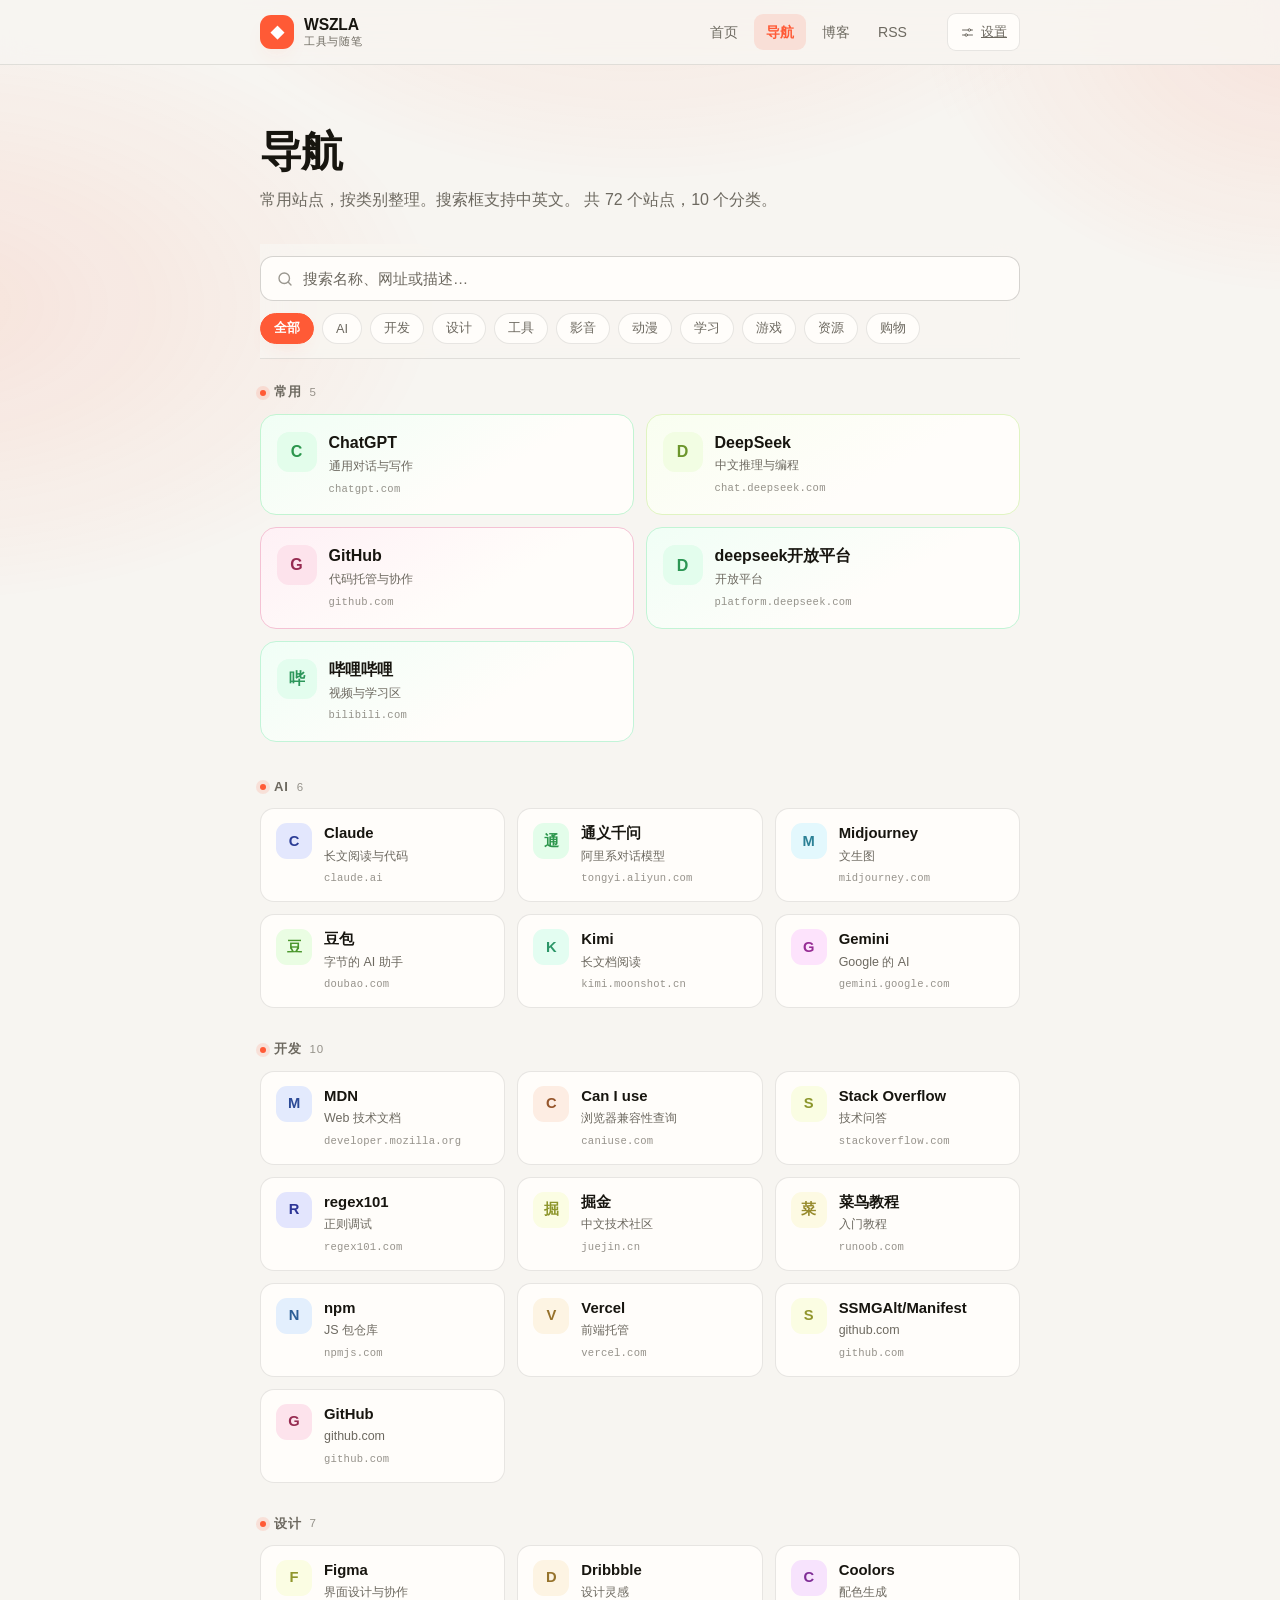
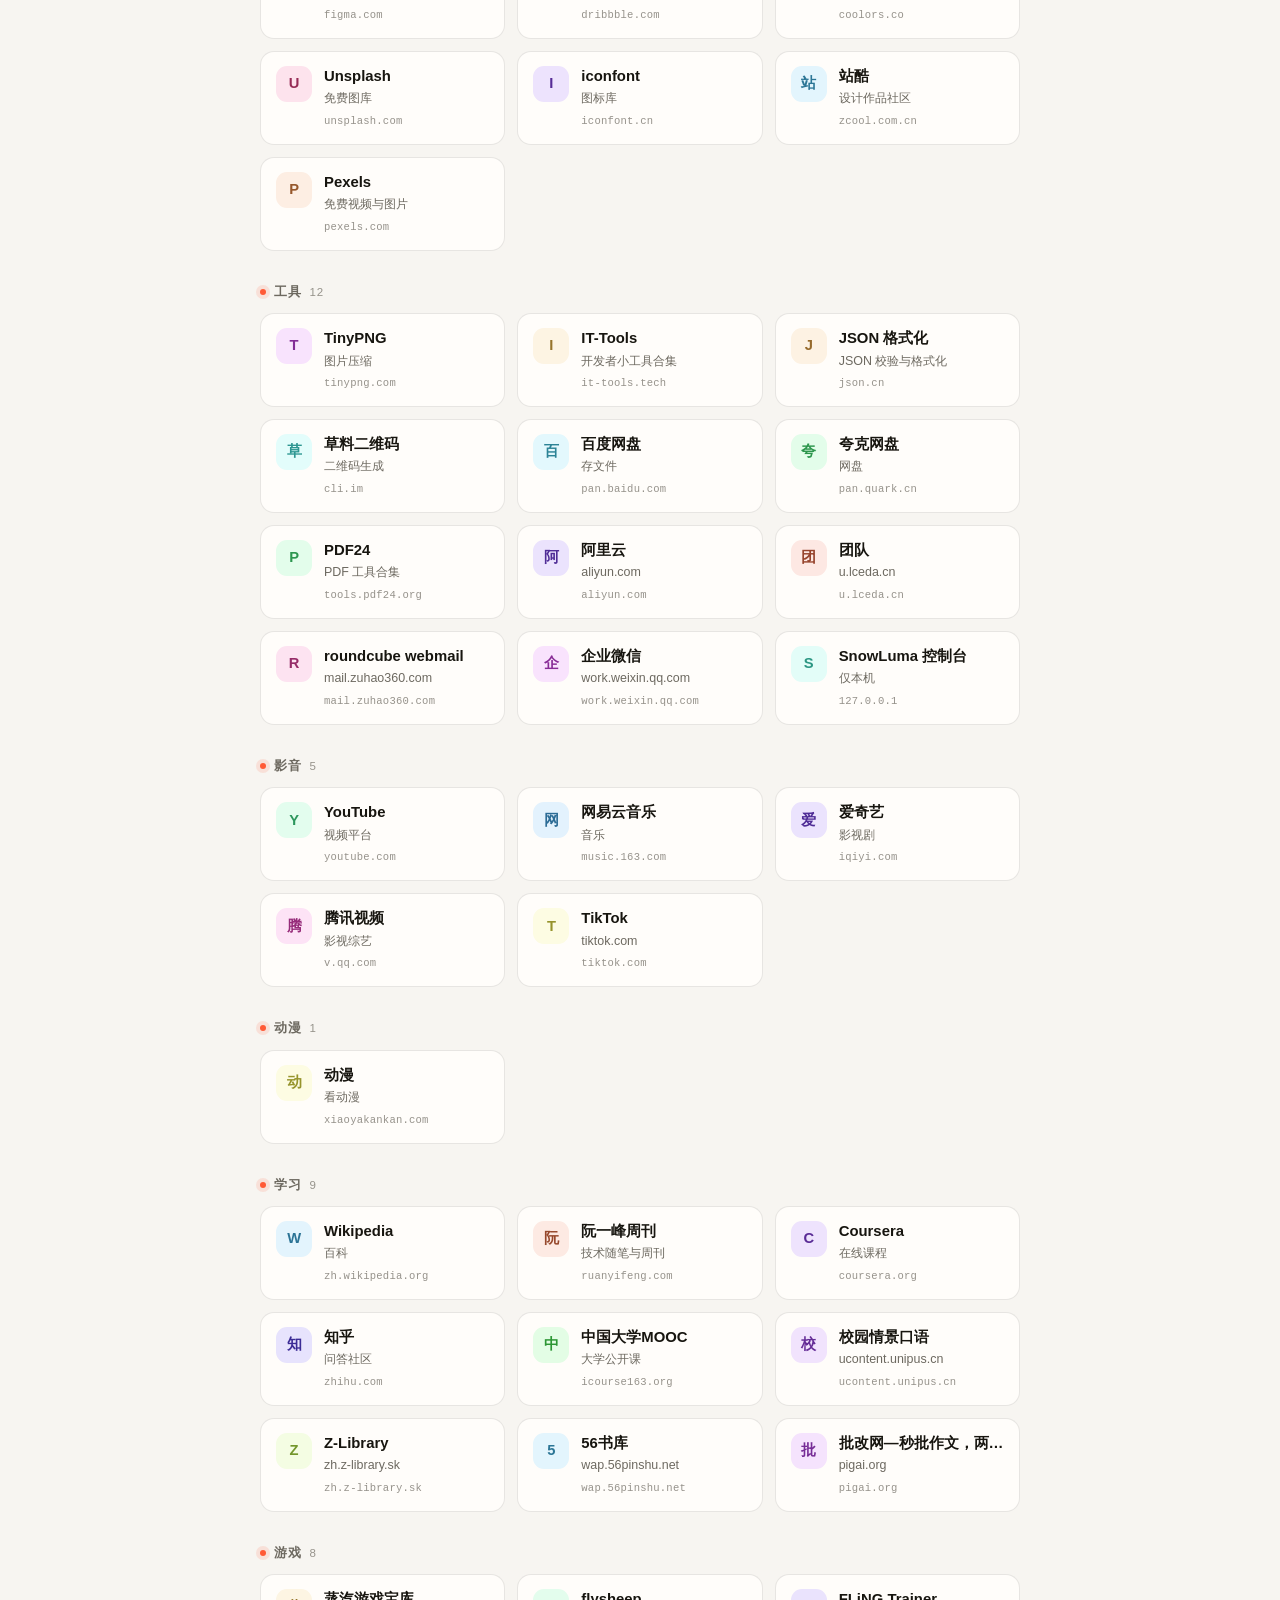
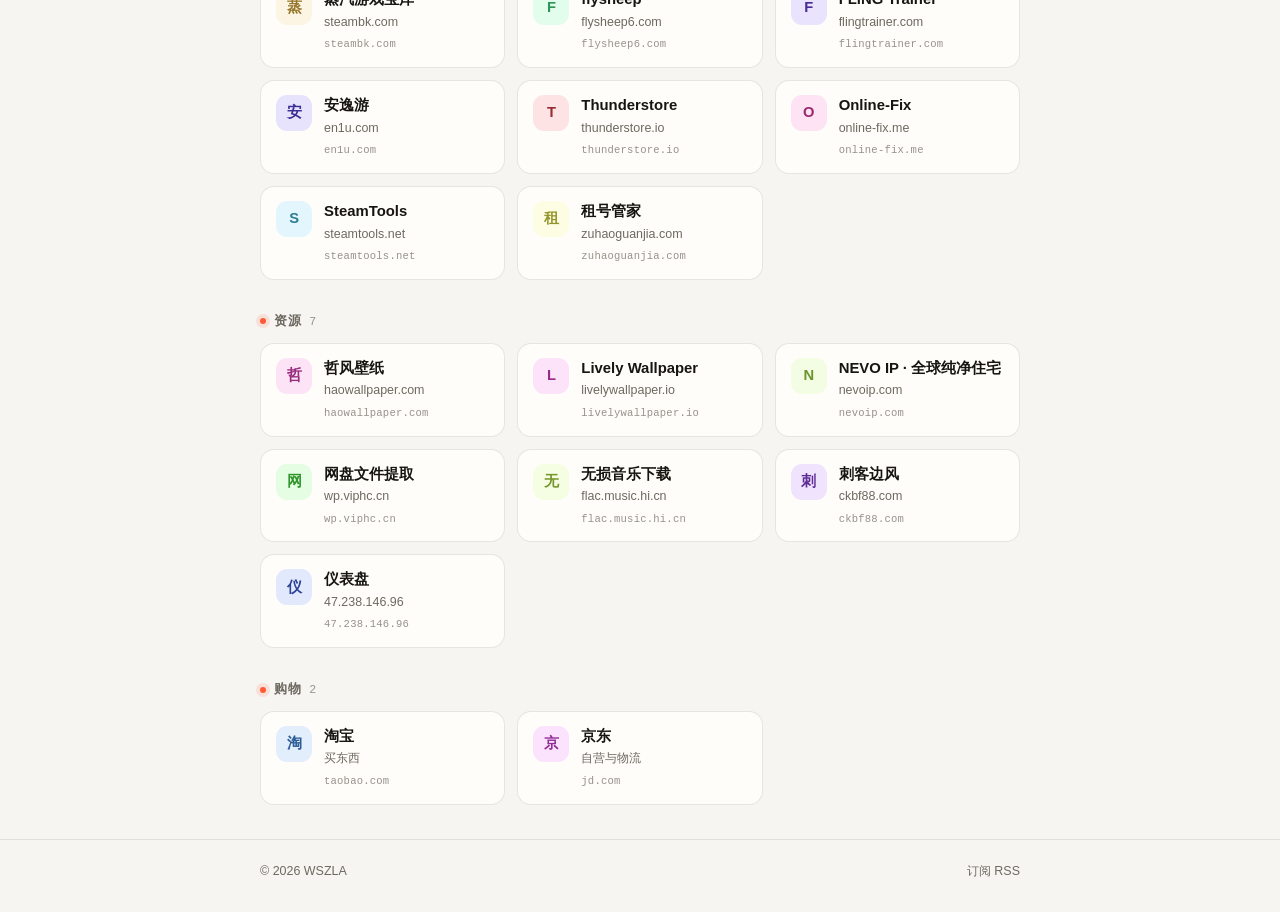
<file: links/index.html>
<!doctype html>
<html lang="zh-CN" data-theme="light">
<head>
<meta charset="utf-8">
<meta name="viewport" content="width=device-width, initial-scale=1">
<title>导航 · WSZLA</title>
<meta name="description" content="导航：72 个常用站点，按分类整理，支持搜索。">
<link rel="icon" type="image/svg+xml" href="/assets/favicon.svg?v=2">
<link rel="icon" href="/assets/favicon.ico?v=2" sizes="any">
<link rel="canonical" href="https://wszla.cn/links/">
<meta name="robots" content="index,follow,max-image-preview:large">
<meta property="og:type" content="website">
<meta property="og:site_name" content="WSZLA">
<meta property="og:title" content="导航 · WSZLA">
<meta property="og:description" content="导航：72 个常用站点，按分类整理，支持搜索。">
<meta property="og:url" content="https://wszla.cn/links/">
<meta property="og:image" content="https://wszla.cn/assets/og.png?v=2">
<meta name="twitter:card" content="summary_large_image">
<link rel="alternate" type="application/rss+xml" title="WSZLA 博客" href="/blog/feed.xml">
<link rel="manifest" href="/manifest.webmanifest">
<meta name="theme-color" content="#f7f5f1">
<link rel="apple-touch-icon" href="/assets/apple-touch-icon.png?v=2">
<link rel="stylesheet" href="/assets/css/style.css">
<link rel="stylesheet" href="/assets/css/blog.css">
<link rel="stylesheet" href="/assets/css/links.css">

<style>:root{--accent:#ff5a36;--accent-ink:#ffffff;--accent-soft:rgba(255,90,54,0.13);--accent-line:rgba(255,90,54,0.38);--accent-2:#fabb57;--accent-3:#f32390;--r:16px;--page-max:1180px;--font-display:var(--font-sans)}</style>
<script type="application/ld+json">{"@context":"https://schema.org","@type":"CollectionPage","name":"WSZLA 导航","url":"https://wszla.cn/links/","numberOfItems":72}</script>
</head>
<body data-bg="mesh">
<div class="bg" aria-hidden="true"></div>
<div class="blog-shell">
<header class="blog-header">
  <div class="blog-wrap blog-header-inner">
    <a class="brand" href="/"><span class="brand-mark">◆</span><span class="brand-text"><strong>WSZLA</strong><small>工具与随笔</small></span></a>
    <nav class="blog-nav" aria-label="导航">
      <a href="/">首页</a>
      <a href="/links/" class="is-on">导航</a>
      <a href="/blog/">博客</a>
      <a href="/blog/feed.xml">RSS</a>
    </nav>
    <a class="blog-settings-btn" href="/site/?design=1&tab=blog" title="和定制网页共用一套设置">
      <svg viewBox="0 0 24 24" fill="none" stroke="currentColor" stroke-width="1.6" stroke-linecap="round" stroke-linejoin="round" aria-hidden="true"><path d="M4 8h9M17 8h3M4 16h4M12 16h8"/><circle cx="15" cy="8" r="2"/><circle cx="10" cy="16" r="2"/></svg>
      设置
    </a>
  </div>
</header>
<main class="blog-wrap">
<section class="blog-hero">
  <h1>导航</h1>
  <p id="links-summary">常用站点，按类别整理。搜索框支持中英文。 共 72 个站点，10 个分类。</p>
</section>

<div class="links-tools">
  <input id="q" class="links-search" type="search" placeholder="搜索名称、网址或描述…" autocomplete="off" aria-label="搜索站点">
  <div class="chips" id="chips"><button type="button" class="chip is-on" data-cat="all">全部</button><button type="button" class="chip" data-cat="AI">AI</button><button type="button" class="chip" data-cat="开发">开发</button><button type="button" class="chip" data-cat="设计">设计</button><button type="button" class="chip" data-cat="工具">工具</button><button type="button" class="chip" data-cat="影音">影音</button><button type="button" class="chip" data-cat="动漫">动漫</button><button type="button" class="chip" data-cat="学习">学习</button><button type="button" class="chip" data-cat="游戏">游戏</button><button type="button" class="chip" data-cat="资源">资源</button><button type="button" class="chip" data-cat="购物">购物</button></div>
</div>

<div id="links">
<!--LINKS_START-->
<section class="links-group links-pin" data-cat="pin">
  <h2>常用 <em>5</em></h2>
  <div class="links-grid"><a class="link-card" href="https://chatgpt.com" target="_blank" rel="noopener noreferrer" style="--h:139;--i:0" data-key="chatgpt 通用对话与写作 chatgpt.com">
  <span class="link-avatar" aria-hidden="true">C</span>
  <span class="link-body">
    <span class="link-name">ChatGPT</span>
    <span class="link-desc">通用对话与写作</span>
    <span class="link-host">chatgpt.com</span>
  </span>
</a>
<a class="link-card" href="https://chat.deepseek.com" target="_blank" rel="noopener noreferrer" style="--h:84;--i:1" data-key="deepseek 中文推理与编程 chat.deepseek.com">
  <span class="link-avatar" aria-hidden="true">D</span>
  <span class="link-body">
    <span class="link-name">DeepSeek</span>
    <span class="link-desc">中文推理与编程</span>
    <span class="link-host">chat.deepseek.com</span>
  </span>
</a>
<a class="link-card" href="https://github.com" target="_blank" rel="noopener noreferrer" style="--h:339;--i:2" data-key="github 代码托管与协作 github.com">
  <span class="link-avatar" aria-hidden="true">G</span>
  <span class="link-body">
    <span class="link-name">GitHub</span>
    <span class="link-desc">代码托管与协作</span>
    <span class="link-host">github.com</span>
  </span>
</a>
<a class="link-card" href="https://platform.deepseek.com/usage" target="_blank" rel="noopener noreferrer" style="--h:143;--i:3" data-key="deepseek开放平台 开放平台 platform.deepseek.com">
  <span class="link-avatar" aria-hidden="true">D</span>
  <span class="link-body">
    <span class="link-name">deepseek开放平台</span>
    <span class="link-desc">开放平台</span>
    <span class="link-host">platform.deepseek.com</span>
  </span>
</a>
<a class="link-card" href="https://www.bilibili.com" target="_blank" rel="noopener noreferrer" style="--h:146;--i:4" data-key="哔哩哔哩 视频与学习区 bilibili.com">
  <span class="link-avatar" aria-hidden="true">哔</span>
  <span class="link-body">
    <span class="link-name">哔哩哔哩</span>
    <span class="link-desc">视频与学习区</span>
    <span class="link-host">bilibili.com</span>
  </span>
</a></div>
</section>
<section class="links-group" data-cat="AI">
  <h2>AI <em>6</em></h2>
  <div class="links-grid"><a class="link-card" href="https://claude.ai" target="_blank" rel="noopener noreferrer" style="--h:230;--i:0" data-key="claude 长文阅读与代码 claude.ai">
  <span class="link-avatar" aria-hidden="true">C</span>
  <span class="link-body">
    <span class="link-name">Claude</span>
    <span class="link-desc">长文阅读与代码</span>
    <span class="link-host">claude.ai</span>
  </span>
</a>
<a class="link-card" href="https://tongyi.aliyun.com" target="_blank" rel="noopener noreferrer" style="--h:138;--i:1" data-key="通义千问 阿里系对话模型 tongyi.aliyun.com">
  <span class="link-avatar" aria-hidden="true">通</span>
  <span class="link-body">
    <span class="link-name">通义千问</span>
    <span class="link-desc">阿里系对话模型</span>
    <span class="link-host">tongyi.aliyun.com</span>
  </span>
</a>
<a class="link-card" href="https://www.midjourney.com" target="_blank" rel="noopener noreferrer" style="--h:192;--i:2" data-key="midjourney 文生图 midjourney.com">
  <span class="link-avatar" aria-hidden="true">M</span>
  <span class="link-body">
    <span class="link-name">Midjourney</span>
    <span class="link-desc">文生图</span>
    <span class="link-host">midjourney.com</span>
  </span>
</a>
<a class="link-card" href="https://www.doubao.com" target="_blank" rel="noopener noreferrer" style="--h:103;--i:3" data-key="豆包 字节的 ai 助手 doubao.com">
  <span class="link-avatar" aria-hidden="true">豆</span>
  <span class="link-body">
    <span class="link-name">豆包</span>
    <span class="link-desc">字节的 AI 助手</span>
    <span class="link-host">doubao.com</span>
  </span>
</a>
<a class="link-card" href="https://kimi.moonshot.cn" target="_blank" rel="noopener noreferrer" style="--h:154;--i:4" data-key="kimi 长文档阅读 kimi.moonshot.cn">
  <span class="link-avatar" aria-hidden="true">K</span>
  <span class="link-body">
    <span class="link-name">Kimi</span>
    <span class="link-desc">长文档阅读</span>
    <span class="link-host">kimi.moonshot.cn</span>
  </span>
</a>
<a class="link-card" href="https://gemini.google.com" target="_blank" rel="noopener noreferrer" style="--h:301;--i:5" data-key="gemini google 的 ai gemini.google.com">
  <span class="link-avatar" aria-hidden="true">G</span>
  <span class="link-body">
    <span class="link-name">Gemini</span>
    <span class="link-desc">Google 的 AI</span>
    <span class="link-host">gemini.google.com</span>
  </span>
</a></div>
</section>
<section class="links-group" data-cat="开发">
  <h2>开发 <em>10</em></h2>
  <div class="links-grid"><a class="link-card" href="https://developer.mozilla.org" target="_blank" rel="noopener noreferrer" style="--h:223;--i:0" data-key="mdn web 技术文档 developer.mozilla.org">
  <span class="link-avatar" aria-hidden="true">M</span>
  <span class="link-body">
    <span class="link-name">MDN</span>
    <span class="link-desc">Web 技术文档</span>
    <span class="link-host">developer.mozilla.org</span>
  </span>
</a>
<a class="link-card" href="https://caniuse.com" target="_blank" rel="noopener noreferrer" style="--h:24;--i:1" data-key="can i use 浏览器兼容性查询 caniuse.com">
  <span class="link-avatar" aria-hidden="true">C</span>
  <span class="link-body">
    <span class="link-name">Can I use</span>
    <span class="link-desc">浏览器兼容性查询</span>
    <span class="link-host">caniuse.com</span>
  </span>
</a>
<a class="link-card" href="https://stackoverflow.com" target="_blank" rel="noopener noreferrer" style="--h:66;--i:2" data-key="stack overflow 技术问答 stackoverflow.com">
  <span class="link-avatar" aria-hidden="true">S</span>
  <span class="link-body">
    <span class="link-name">Stack Overflow</span>
    <span class="link-desc">技术问答</span>
    <span class="link-host">stackoverflow.com</span>
  </span>
</a>
<a class="link-card" href="https://regex101.com" target="_blank" rel="noopener noreferrer" style="--h:235;--i:3" data-key="regex101 正则调试 regex101.com">
  <span class="link-avatar" aria-hidden="true">R</span>
  <span class="link-body">
    <span class="link-name">regex101</span>
    <span class="link-desc">正则调试</span>
    <span class="link-host">regex101.com</span>
  </span>
</a>
<a class="link-card" href="https://juejin.cn" target="_blank" rel="noopener noreferrer" style="--h:65;--i:4" data-key="掘金 中文技术社区 juejin.cn">
  <span class="link-avatar" aria-hidden="true">掘</span>
  <span class="link-body">
    <span class="link-name">掘金</span>
    <span class="link-desc">中文技术社区</span>
    <span class="link-host">juejin.cn</span>
  </span>
</a>
<a class="link-card" href="https://www.runoob.com" target="_blank" rel="noopener noreferrer" style="--h:53;--i:5" data-key="菜鸟教程 入门教程 runoob.com">
  <span class="link-avatar" aria-hidden="true">菜</span>
  <span class="link-body">
    <span class="link-name">菜鸟教程</span>
    <span class="link-desc">入门教程</span>
    <span class="link-host">runoob.com</span>
  </span>
</a>
<a class="link-card" href="https://www.npmjs.com" target="_blank" rel="noopener noreferrer" style="--h:211;--i:6" data-key="npm js 包仓库 npmjs.com">
  <span class="link-avatar" aria-hidden="true">N</span>
  <span class="link-body">
    <span class="link-name">npm</span>
    <span class="link-desc">JS 包仓库</span>
    <span class="link-host">npmjs.com</span>
  </span>
</a>
<a class="link-card" href="https://vercel.com" target="_blank" rel="noopener noreferrer" style="--h:39;--i:7" data-key="vercel 前端托管 vercel.com">
  <span class="link-avatar" aria-hidden="true">V</span>
  <span class="link-body">
    <span class="link-name">Vercel</span>
    <span class="link-desc">前端托管</span>
    <span class="link-host">vercel.com</span>
  </span>
</a>
<a class="link-card" href="https://github.com/SSMGAlt/ManifestHub2/tree/294100" target="_blank" rel="noopener noreferrer" style="--h:63;--i:8" data-key="ssmgalt/manifest github.com github.com">
  <span class="link-avatar" aria-hidden="true">S</span>
  <span class="link-body">
    <span class="link-name">SSMGAlt/Manifest</span>
    <span class="link-desc">github.com</span>
    <span class="link-host">github.com</span>
  </span>
</a>
<a class="link-card" href="https://github.com/SSMG64/ManifestHub2" target="_blank" rel="noopener noreferrer" style="--h:339;--i:9" data-key="github github.com github.com">
  <span class="link-avatar" aria-hidden="true">G</span>
  <span class="link-body">
    <span class="link-name">GitHub</span>
    <span class="link-desc">github.com</span>
    <span class="link-host">github.com</span>
  </span>
</a></div>
</section>
<section class="links-group" data-cat="设计">
  <h2>设计 <em>7</em></h2>
  <div class="links-grid"><a class="link-card" href="https://www.figma.com" target="_blank" rel="noopener noreferrer" style="--h:64;--i:0" data-key="figma 界面设计与协作 figma.com">
  <span class="link-avatar" aria-hidden="true">F</span>
  <span class="link-body">
    <span class="link-name">Figma</span>
    <span class="link-desc">界面设计与协作</span>
    <span class="link-host">figma.com</span>
  </span>
</a>
<a class="link-card" href="https://dribbble.com" target="_blank" rel="noopener noreferrer" style="--h:40;--i:1" data-key="dribbble 设计灵感 dribbble.com">
  <span class="link-avatar" aria-hidden="true">D</span>
  <span class="link-body">
    <span class="link-name">Dribbble</span>
    <span class="link-desc">设计灵感</span>
    <span class="link-host">dribbble.com</span>
  </span>
</a>
<a class="link-card" href="https://coolors.co" target="_blank" rel="noopener noreferrer" style="--h:287;--i:2" data-key="coolors 配色生成 coolors.co">
  <span class="link-avatar" aria-hidden="true">C</span>
  <span class="link-body">
    <span class="link-name">Coolors</span>
    <span class="link-desc">配色生成</span>
    <span class="link-host">coolors.co</span>
  </span>
</a>
<a class="link-card" href="https://unsplash.com" target="_blank" rel="noopener noreferrer" style="--h:336;--i:3" data-key="unsplash 免费图库 unsplash.com">
  <span class="link-avatar" aria-hidden="true">U</span>
  <span class="link-body">
    <span class="link-name">Unsplash</span>
    <span class="link-desc">免费图库</span>
    <span class="link-host">unsplash.com</span>
  </span>
</a>
<a class="link-card" href="https://www.iconfont.cn" target="_blank" rel="noopener noreferrer" style="--h:264;--i:4" data-key="iconfont 图标库 iconfont.cn">
  <span class="link-avatar" aria-hidden="true">I</span>
  <span class="link-body">
    <span class="link-name">iconfont</span>
    <span class="link-desc">图标库</span>
    <span class="link-host">iconfont.cn</span>
  </span>
</a>
<a class="link-card" href="https://www.zcool.com.cn" target="_blank" rel="noopener noreferrer" style="--h:198;--i:5" data-key="站酷 设计作品社区 zcool.com.cn">
  <span class="link-avatar" aria-hidden="true">站</span>
  <span class="link-body">
    <span class="link-name">站酷</span>
    <span class="link-desc">设计作品社区</span>
    <span class="link-host">zcool.com.cn</span>
  </span>
</a>
<a class="link-card" href="https://www.pexels.com" target="_blank" rel="noopener noreferrer" style="--h:25;--i:6" data-key="pexels 免费视频与图片 pexels.com">
  <span class="link-avatar" aria-hidden="true">P</span>
  <span class="link-body">
    <span class="link-name">Pexels</span>
    <span class="link-desc">免费视频与图片</span>
    <span class="link-host">pexels.com</span>
  </span>
</a></div>
</section>
<section class="links-group" data-cat="工具">
  <h2>工具 <em>12</em></h2>
  <div class="links-grid"><a class="link-card" href="https://tinypng.com" target="_blank" rel="noopener noreferrer" style="--h:289;--i:0" data-key="tinypng 图片压缩 tinypng.com">
  <span class="link-avatar" aria-hidden="true">T</span>
  <span class="link-body">
    <span class="link-name">TinyPNG</span>
    <span class="link-desc">图片压缩</span>
    <span class="link-host">tinypng.com</span>
  </span>
</a>
<a class="link-card" href="https://it-tools.tech" target="_blank" rel="noopener noreferrer" style="--h:41;--i:1" data-key="it-tools 开发者小工具合集 it-tools.tech">
  <span class="link-avatar" aria-hidden="true">I</span>
  <span class="link-body">
    <span class="link-name">IT-Tools</span>
    <span class="link-desc">开发者小工具合集</span>
    <span class="link-host">it-tools.tech</span>
  </span>
</a>
<a class="link-card" href="https://json.cn" target="_blank" rel="noopener noreferrer" style="--h:35;--i:2" data-key="json 格式化 json 校验与格式化 json.cn">
  <span class="link-avatar" aria-hidden="true">J</span>
  <span class="link-body">
    <span class="link-name">JSON 格式化</span>
    <span class="link-desc">JSON 校验与格式化</span>
    <span class="link-host">json.cn</span>
  </span>
</a>
<a class="link-card" href="https://cli.im" target="_blank" rel="noopener noreferrer" style="--h:177;--i:3" data-key="草料二维码 二维码生成 cli.im">
  <span class="link-avatar" aria-hidden="true">草</span>
  <span class="link-body">
    <span class="link-name">草料二维码</span>
    <span class="link-desc">二维码生成</span>
    <span class="link-host">cli.im</span>
  </span>
</a>
<a class="link-card" href="https://pan.baidu.com" target="_blank" rel="noopener noreferrer" style="--h:191;--i:4" data-key="百度网盘 存文件 pan.baidu.com">
  <span class="link-avatar" aria-hidden="true">百</span>
  <span class="link-body">
    <span class="link-name">百度网盘</span>
    <span class="link-desc">存文件</span>
    <span class="link-host">pan.baidu.com</span>
  </span>
</a>
<a class="link-card" href="https://pan.quark.cn" target="_blank" rel="noopener noreferrer" style="--h:138;--i:5" data-key="夸克网盘 网盘 pan.quark.cn">
  <span class="link-avatar" aria-hidden="true">夸</span>
  <span class="link-body">
    <span class="link-name">夸克网盘</span>
    <span class="link-desc">网盘</span>
    <span class="link-host">pan.quark.cn</span>
  </span>
</a>
<a class="link-card" href="https://tools.pdf24.org" target="_blank" rel="noopener noreferrer" style="--h:140;--i:6" data-key="pdf24 pdf 工具合集 tools.pdf24.org">
  <span class="link-avatar" aria-hidden="true">P</span>
  <span class="link-body">
    <span class="link-name">PDF24</span>
    <span class="link-desc">PDF 工具合集</span>
    <span class="link-host">tools.pdf24.org</span>
  </span>
</a>
<a class="link-card" href="https://www.aliyun.com/?spm=5176.12818093_47.console-base_top-nav.dlogo.3be92cc9QhkbbT" target="_blank" rel="noopener noreferrer" style="--h:260;--i:7" data-key="阿里云 aliyun.com aliyun.com">
  <span class="link-avatar" aria-hidden="true">阿</span>
  <span class="link-body">
    <span class="link-name">阿里云</span>
    <span class="link-desc">aliyun.com</span>
    <span class="link-host">aliyun.com</span>
  </span>
</a>
<a class="link-card" href="https://u.lceda.cn/account/user/team/detail/projects?team=a0814d144c504c629296cd9408b9b317&orguuid=f725ae1f9ad8466086e19c7b995e8b39&folder=3a5df605c1cd4687bb54c6e0f5a43991&type=myParticipate" target="_blank" rel="noopener noreferrer" style="--h:13;--i:8" data-key="团队 u.lceda.cn u.lceda.cn">
  <span class="link-avatar" aria-hidden="true">团</span>
  <span class="link-body">
    <span class="link-name">团队</span>
    <span class="link-desc">u.lceda.cn</span>
    <span class="link-host">u.lceda.cn</span>
  </span>
</a>
<a class="link-card" href="https://mail.zuhao360.com/?_task=mail&_mbox=INBOX" target="_blank" rel="noopener noreferrer" style="--h:326;--i:9" data-key="roundcube webmail mail.zuhao360.com mail.zuhao360.com">
  <span class="link-avatar" aria-hidden="true">R</span>
  <span class="link-body">
    <span class="link-name">roundcube webmail</span>
    <span class="link-desc">mail.zuhao360.com</span>
    <span class="link-host">mail.zuhao360.com</span>
  </span>
</a>
<a class="link-card" href="https://work.weixin.qq.com/wework_admin/frame#/index" target="_blank" rel="noopener noreferrer" style="--h:292;--i:10" data-key="企业微信 work.weixin.qq.com work.weixin.qq.com">
  <span class="link-avatar" aria-hidden="true">企</span>
  <span class="link-body">
    <span class="link-name">企业微信</span>
    <span class="link-desc">work.weixin.qq.com</span>
    <span class="link-host">work.weixin.qq.com</span>
  </span>
</a>
<a class="link-card" href="http://127.0.0.1:5099/" target="_blank" rel="noopener noreferrer" style="--h:169;--i:11" data-key="snowluma 控制台 仅本机 127.0.0.1">
  <span class="link-avatar" aria-hidden="true">S</span>
  <span class="link-body">
    <span class="link-name">SnowLuma 控制台</span>
    <span class="link-desc">仅本机</span>
    <span class="link-host">127.0.0.1</span>
  </span>
</a></div>
</section>
<section class="links-group" data-cat="影音">
  <h2>影音 <em>5</em></h2>
  <div class="links-grid"><a class="link-card" href="https://www.youtube.com" target="_blank" rel="noopener noreferrer" style="--h:147;--i:0" data-key="youtube 视频平台 youtube.com">
  <span class="link-avatar" aria-hidden="true">Y</span>
  <span class="link-body">
    <span class="link-name">YouTube</span>
    <span class="link-desc">视频平台</span>
    <span class="link-host">youtube.com</span>
  </span>
</a>
<a class="link-card" href="https://music.163.com" target="_blank" rel="noopener noreferrer" style="--h:204;--i:1" data-key="网易云音乐 音乐 music.163.com">
  <span class="link-avatar" aria-hidden="true">网</span>
  <span class="link-body">
    <span class="link-name">网易云音乐</span>
    <span class="link-desc">音乐</span>
    <span class="link-host">music.163.com</span>
  </span>
</a>
<a class="link-card" href="https://www.iqiyi.com" target="_blank" rel="noopener noreferrer" style="--h:260;--i:2" data-key="爱奇艺 影视剧 iqiyi.com">
  <span class="link-avatar" aria-hidden="true">爱</span>
  <span class="link-body">
    <span class="link-name">爱奇艺</span>
    <span class="link-desc">影视剧</span>
    <span class="link-host">iqiyi.com</span>
  </span>
</a>
<a class="link-card" href="https://v.qq.com" target="_blank" rel="noopener noreferrer" style="--h:316;--i:3" data-key="腾讯视频 影视综艺 v.qq.com">
  <span class="link-avatar" aria-hidden="true">腾</span>
  <span class="link-body">
    <span class="link-name">腾讯视频</span>
    <span class="link-desc">影视综艺</span>
    <span class="link-host">v.qq.com</span>
  </span>
</a>
<a class="link-card" href="https://www.tiktok.com/" target="_blank" rel="noopener noreferrer" style="--h:58;--i:4" data-key="tiktok tiktok.com tiktok.com">
  <span class="link-avatar" aria-hidden="true">T</span>
  <span class="link-body">
    <span class="link-name">TikTok</span>
    <span class="link-desc">tiktok.com</span>
    <span class="link-host">tiktok.com</span>
  </span>
</a></div>
</section>
<section class="links-group" data-cat="动漫">
  <h2>动漫 <em>1</em></h2>
  <div class="links-grid"><a class="link-card" href="https://xiaoyakankan.com/cat/13.html" target="_blank" rel="noopener noreferrer" style="--h:59;--i:0" data-key="动漫 看动漫 xiaoyakankan.com">
  <span class="link-avatar" aria-hidden="true">动</span>
  <span class="link-body">
    <span class="link-name">动漫</span>
    <span class="link-desc">看动漫</span>
    <span class="link-host">xiaoyakankan.com</span>
  </span>
</a></div>
</section>
<section class="links-group" data-cat="学习">
  <h2>学习 <em>9</em></h2>
  <div class="links-grid"><a class="link-card" href="https://zh.wikipedia.org" target="_blank" rel="noopener noreferrer" style="--h:199;--i:0" data-key="wikipedia 百科 zh.wikipedia.org">
  <span class="link-avatar" aria-hidden="true">W</span>
  <span class="link-body">
    <span class="link-name">Wikipedia</span>
    <span class="link-desc">百科</span>
    <span class="link-host">zh.wikipedia.org</span>
  </span>
</a>
<a class="link-card" href="https://www.ruanyifeng.com/blog/" target="_blank" rel="noopener noreferrer" style="--h:16;--i:1" data-key="阮一峰周刊 技术随笔与周刊 ruanyifeng.com">
  <span class="link-avatar" aria-hidden="true">阮</span>
  <span class="link-body">
    <span class="link-name">阮一峰周刊</span>
    <span class="link-desc">技术随笔与周刊</span>
    <span class="link-host">ruanyifeng.com</span>
  </span>
</a>
<a class="link-card" href="https://www.coursera.org" target="_blank" rel="noopener noreferrer" style="--h:266;--i:2" data-key="coursera 在线课程 coursera.org">
  <span class="link-avatar" aria-hidden="true">C</span>
  <span class="link-body">
    <span class="link-name">Coursera</span>
    <span class="link-desc">在线课程</span>
    <span class="link-host">coursera.org</span>
  </span>
</a>
<a class="link-card" href="https://www.zhihu.com" target="_blank" rel="noopener noreferrer" style="--h:249;--i:3" data-key="知乎 问答社区 zhihu.com">
  <span class="link-avatar" aria-hidden="true">知</span>
  <span class="link-body">
    <span class="link-name">知乎</span>
    <span class="link-desc">问答社区</span>
    <span class="link-host">zhihu.com</span>
  </span>
</a>
<a class="link-card" href="https://www.icourse163.org" target="_blank" rel="noopener noreferrer" style="--h:125;--i:4" data-key="中国大学mooc 大学公开课 icourse163.org">
  <span class="link-avatar" aria-hidden="true">中</span>
  <span class="link-body">
    <span class="link-name">中国大学MOOC</span>
    <span class="link-desc">大学公开课</span>
    <span class="link-host">icourse163.org</span>
  </span>
</a>
<a class="link-card" href="https://ucontent.unipus.cn/_utalk_default/pc.html?cid=994871#/course-v1:unipus+kdxyspeaking+2017_05/courseware/u3/u3g83/u3g94/p_1" target="_blank" rel="noopener noreferrer" style="--h:272;--i:5" data-key="校园情景口语 ucontent.unipus.cn ucontent.unipus.cn">
  <span class="link-avatar" aria-hidden="true">校</span>
  <span class="link-body">
    <span class="link-name">校园情景口语</span>
    <span class="link-desc">ucontent.unipus.cn</span>
    <span class="link-host">ucontent.unipus.cn</span>
  </span>
</a>
<a class="link-card" href="https://zh.z-library.sk/" target="_blank" rel="noopener noreferrer" style="--h:80;--i:6" data-key="z-library zh.z-library.sk zh.z-library.sk">
  <span class="link-avatar" aria-hidden="true">Z</span>
  <span class="link-body">
    <span class="link-name">Z-Library</span>
    <span class="link-desc">zh.z-library.sk</span>
    <span class="link-host">zh.z-library.sk</span>
  </span>
</a>
<a class="link-card" href="http://wap.56pinshu.net/" target="_blank" rel="noopener noreferrer" style="--h:198;--i:7" data-key="56书库 wap.56pinshu.net wap.56pinshu.net">
  <span class="link-avatar" aria-hidden="true">5</span>
  <span class="link-body">
    <span class="link-name">56书库</span>
    <span class="link-desc">wap.56pinshu.net</span>
    <span class="link-host">wap.56pinshu.net</span>
  </span>
</a>
<a class="link-card" href="https://www.pigai.org/" target="_blank" rel="noopener noreferrer" style="--h:282;--i:8" data-key="批改网—秒批作文，两千万人使用的 pigai.org pigai.org">
  <span class="link-avatar" aria-hidden="true">批</span>
  <span class="link-body">
    <span class="link-name">批改网—秒批作文，两千万人使用的</span>
    <span class="link-desc">pigai.org</span>
    <span class="link-host">pigai.org</span>
  </span>
</a></div>
</section>
<section class="links-group" data-cat="游戏">
  <h2>游戏 <em>8</em></h2>
  <div class="links-grid"><a class="link-card" href="https://www.steambk.com/" target="_blank" rel="noopener noreferrer" style="--h:42;--i:0" data-key="蒸汽游戏宝库 steambk.com steambk.com">
  <span class="link-avatar" aria-hidden="true">蒸</span>
  <span class="link-body">
    <span class="link-name">蒸汽游戏宝库</span>
    <span class="link-desc">steambk.com</span>
    <span class="link-host">steambk.com</span>
  </span>
</a>
<a class="link-card" href="https://www.flysheep6.com/" target="_blank" rel="noopener noreferrer" style="--h:144;--i:1" data-key="flysheep flysheep6.com flysheep6.com">
  <span class="link-avatar" aria-hidden="true">F</span>
  <span class="link-body">
    <span class="link-name">flysheep</span>
    <span class="link-desc">flysheep6.com</span>
    <span class="link-host">flysheep6.com</span>
  </span>
</a>
<a class="link-card" href="https://flingtrainer.com/" target="_blank" rel="noopener noreferrer" style="--h:257;--i:2" data-key="fling trainer flingtrainer.com flingtrainer.com">
  <span class="link-avatar" aria-hidden="true">F</span>
  <span class="link-body">
    <span class="link-name">FLiNG Trainer</span>
    <span class="link-desc">flingtrainer.com</span>
    <span class="link-host">flingtrainer.com</span>
  </span>
</a>
<a class="link-card" href="https://en1u.com/detail.html?id=EN1U0225" target="_blank" rel="noopener noreferrer" style="--h:249;--i:3" data-key="安逸游 en1u.com en1u.com">
  <span class="link-avatar" aria-hidden="true">安</span>
  <span class="link-body">
    <span class="link-name">安逸游</span>
    <span class="link-desc">en1u.com</span>
    <span class="link-host">en1u.com</span>
  </span>
</a>
<a class="link-card" href="https://thunderstore.io/communities/" target="_blank" rel="noopener noreferrer" style="--h:357;--i:4" data-key="thunderstore thunderstore.io thunderstore.io">
  <span class="link-avatar" aria-hidden="true">T</span>
  <span class="link-body">
    <span class="link-name">Thunderstore</span>
    <span class="link-desc">thunderstore.io</span>
    <span class="link-host">thunderstore.io</span>
  </span>
</a>
<a class="link-card" href="https://online-fix.me/" target="_blank" rel="noopener noreferrer" style="--h:323;--i:5" data-key="online-fix online-fix.me online-fix.me">
  <span class="link-avatar" aria-hidden="true">O</span>
  <span class="link-body">
    <span class="link-name">Online-Fix</span>
    <span class="link-desc">online-fix.me</span>
    <span class="link-host">online-fix.me</span>
  </span>
</a>
<a class="link-card" href="https://www.steamtools.net/download" target="_blank" rel="noopener noreferrer" style="--h:195;--i:6" data-key="steamtools steamtools.net steamtools.net">
  <span class="link-avatar" aria-hidden="true">S</span>
  <span class="link-body">
    <span class="link-name">SteamTools</span>
    <span class="link-desc">steamtools.net</span>
    <span class="link-host">steamtools.net</span>
  </span>
</a>
<a class="link-card" href="https://www.zuhaoguanjia.com/rendResult" target="_blank" rel="noopener noreferrer" style="--h:61;--i:7" data-key="租号管家 zuhaoguanjia.com zuhaoguanjia.com">
  <span class="link-avatar" aria-hidden="true">租</span>
  <span class="link-body">
    <span class="link-name">租号管家</span>
    <span class="link-desc">zuhaoguanjia.com</span>
    <span class="link-host">zuhaoguanjia.com</span>
  </span>
</a></div>
</section>
<section class="links-group" data-cat="资源">
  <h2>资源 <em>7</em></h2>
  <div class="links-grid"><a class="link-card" href="https://haowallpaper.com/wallpaperForum" target="_blank" rel="noopener noreferrer" style="--h:315;--i:0" data-key="哲风壁纸 haowallpaper.com haowallpaper.com">
  <span class="link-avatar" aria-hidden="true">哲</span>
  <span class="link-body">
    <span class="link-name">哲风壁纸</span>
    <span class="link-desc">haowallpaper.com</span>
    <span class="link-host">haowallpaper.com</span>
  </span>
</a>
<a class="link-card" href="https://livelywallpaper.io/zh/" target="_blank" rel="noopener noreferrer" style="--h:307;--i:1" data-key="lively wallpaper livelywallpaper.io livelywallpaper.io">
  <span class="link-avatar" aria-hidden="true">L</span>
  <span class="link-body">
    <span class="link-name">Lively Wallpaper</span>
    <span class="link-desc">livelywallpaper.io</span>
    <span class="link-host">livelywallpaper.io</span>
  </span>
</a>
<a class="link-card" href="https://nevoip.com/" target="_blank" rel="noopener noreferrer" style="--h:84;--i:2" data-key="nevo ip · 全球纯净住宅 nevoip.com nevoip.com">
  <span class="link-avatar" aria-hidden="true">N</span>
  <span class="link-body">
    <span class="link-name">NEVO IP · 全球纯净住宅</span>
    <span class="link-desc">nevoip.com</span>
    <span class="link-host">nevoip.com</span>
  </span>
</a>
<a class="link-card" href="https://wp.viphc.cn/v9qjll" target="_blank" rel="noopener noreferrer" style="--h:116;--i:3" data-key="网盘文件提取 wp.viphc.cn wp.viphc.cn">
  <span class="link-avatar" aria-hidden="true">网</span>
  <span class="link-body">
    <span class="link-name">网盘文件提取</span>
    <span class="link-desc">wp.viphc.cn</span>
    <span class="link-host">wp.viphc.cn</span>
  </span>
</a>
<a class="link-card" href="http://flac.music.hi.cn/" target="_blank" rel="noopener noreferrer" style="--h:78;--i:4" data-key="无损音乐下载 flac.music.hi.cn flac.music.hi.cn">
  <span class="link-avatar" aria-hidden="true">无</span>
  <span class="link-body">
    <span class="link-name">无损音乐下载</span>
    <span class="link-desc">flac.music.hi.cn</span>
    <span class="link-host">flac.music.hi.cn</span>
  </span>
</a>
<a class="link-card" href="https://www.ckbf88.com/" target="_blank" rel="noopener noreferrer" style="--h:269;--i:5" data-key="刺客边风 ckbf88.com ckbf88.com">
  <span class="link-avatar" aria-hidden="true">刺</span>
  <span class="link-body">
    <span class="link-name">刺客边风</span>
    <span class="link-desc">ckbf88.com</span>
    <span class="link-host">ckbf88.com</span>
  </span>
</a>
<a class="link-card" href="https://47.238.146.96/app/dashboard" target="_blank" rel="noopener noreferrer" style="--h:226;--i:6" data-key="仪表盘 47.238.146.96 47.238.146.96">
  <span class="link-avatar" aria-hidden="true">仪</span>
  <span class="link-body">
    <span class="link-name">仪表盘</span>
    <span class="link-desc">47.238.146.96</span>
    <span class="link-host">47.238.146.96</span>
  </span>
</a></div>
</section>
<section class="links-group" data-cat="购物">
  <h2>购物 <em>2</em></h2>
  <div class="links-grid"><a class="link-card" href="https://www.taobao.com" target="_blank" rel="noopener noreferrer" style="--h:213;--i:0" data-key="淘宝 买东西 taobao.com">
  <span class="link-avatar" aria-hidden="true">淘</span>
  <span class="link-body">
    <span class="link-name">淘宝</span>
    <span class="link-desc">买东西</span>
    <span class="link-host">taobao.com</span>
  </span>
</a>
<a class="link-card" href="https://www.jd.com" target="_blank" rel="noopener noreferrer" style="--h:296;--i:1" data-key="京东 自营与物流 jd.com">
  <span class="link-avatar" aria-hidden="true">京</span>
  <span class="link-body">
    <span class="link-name">京东</span>
    <span class="link-desc">自营与物流</span>
    <span class="link-host">jd.com</span>
  </span>
</a></div>
</section>
<!--LINKS_END-->
</div>
<p class="links-empty" id="links-empty" hidden>没找到匹配的站点，换个词试试。</p>

<script type="application/json" id="links-data">{"title":"导航","subtitle":"常用站点，按类别整理。搜索框支持中英文。","categories":[{"name":"AI","items":[{"name":"ChatGPT","url":"https://chatgpt.com","desc":"通用对话与写作","pin":true},{"name":"Claude","url":"https://claude.ai","desc":"长文阅读与代码"},{"name":"DeepSeek","url":"https://chat.deepseek.com","desc":"中文推理与编程","pin":true},{"name":"通义千问","url":"https://tongyi.aliyun.com","desc":"阿里系对话模型"},{"name":"Midjourney","url":"https://www.midjourney.com","desc":"文生图"},{"name":"豆包","url":"https://www.doubao.com","desc":"字节的 AI 助手"},{"name":"Kimi","url":"https://kimi.moonshot.cn","desc":"长文档阅读"},{"name":"Gemini","url":"https://gemini.google.com","desc":"Google 的 AI"}]},{"name":"开发","items":[{"name":"GitHub","url":"https://github.com","desc":"代码托管与协作","pin":true},{"name":"MDN","url":"https://developer.mozilla.org","desc":"Web 技术文档"},{"name":"Can I use","url":"https://caniuse.com","desc":"浏览器兼容性查询"},{"name":"Stack Overflow","url":"https://stackoverflow.com","desc":"技术问答"},{"name":"regex101","url":"https://regex101.com","desc":"正则调试"},{"name":"deepseek开放平台","url":"https://platform.deepseek.com/usage","desc":"开放平台","pin":true},{"name":"掘金","url":"https://juejin.cn","desc":"中文技术社区"},{"name":"菜鸟教程","url":"https://www.runoob.com","desc":"入门教程"},{"name":"npm","url":"https://www.npmjs.com","desc":"JS 包仓库"},{"name":"Vercel","url":"https://vercel.com","desc":"前端托管"},{"name":"SSMGAlt/Manifest","url":"https://github.com/SSMGAlt/ManifestHub2/tree/294100","desc":"github.com"},{"name":"GitHub","url":"https://github.com/SSMG64/ManifestHub2","desc":"github.com"}]},{"name":"设计","items":[{"name":"Figma","url":"https://www.figma.com","desc":"界面设计与协作"},{"name":"Dribbble","url":"https://dribbble.com","desc":"设计灵感"},{"name":"Coolors","url":"https://coolors.co","desc":"配色生成"},{"name":"Unsplash","url":"https://unsplash.com","desc":"免费图库"},{"name":"iconfont","url":"https://www.iconfont.cn","desc":"图标库"},{"name":"站酷","url":"https://www.zcool.com.cn","desc":"设计作品社区"},{"name":"Pexels","url":"https://www.pexels.com","desc":"免费视频与图片"}]},{"name":"工具","items":[{"name":"TinyPNG","url":"https://tinypng.com","desc":"图片压缩"},{"name":"IT-Tools","url":"https://it-tools.tech","desc":"开发者小工具合集"},{"name":"JSON 格式化","url":"https://json.cn","desc":"JSON 校验与格式化"},{"name":"草料二维码","url":"https://cli.im","desc":"二维码生成"},{"name":"百度网盘","url":"https://pan.baidu.com","desc":"存文件"},{"name":"夸克网盘","url":"https://pan.quark.cn","desc":"网盘"},{"name":"PDF24","url":"https://tools.pdf24.org","desc":"PDF 工具合集"},{"name":"阿里云","url":"https://www.aliyun.com/?spm=5176.12818093_47.console-base_top-nav.dlogo.3be92cc9QhkbbT","desc":"aliyun.com"},{"name":"团队","url":"https://u.lceda.cn/account/user/team/detail/projects?team=a0814d144c504c629296cd9408b9b317&orguuid=f725ae1f9ad8466086e19c7b995e8b39&folder=3a5df605c1cd4687bb54c6e0f5a43991&type=myParticipate","desc":"u.lceda.cn"},{"name":"roundcube webmail","url":"https://mail.zuhao360.com/?_task=mail&_mbox=INBOX","desc":"mail.zuhao360.com"},{"name":"企业微信","url":"https://work.weixin.qq.com/wework_admin/frame#/index","desc":"work.weixin.qq.com"},{"name":"SnowLuma 控制台","url":"http://127.0.0.1:5099/","desc":"仅本机"}]},{"name":"影音","items":[{"name":"哔哩哔哩","url":"https://www.bilibili.com","desc":"视频与学习区","pin":true},{"name":"YouTube","url":"https://www.youtube.com","desc":"视频平台"},{"name":"网易云音乐","url":"https://music.163.com","desc":"音乐"},{"name":"爱奇艺","url":"https://www.iqiyi.com","desc":"影视剧"},{"name":"腾讯视频","url":"https://v.qq.com","desc":"影视综艺"},{"name":"TikTok","url":"https://www.tiktok.com/","desc":"tiktok.com"}]},{"name":"动漫","items":[{"name":"动漫","url":"https://xiaoyakankan.com/cat/13.html","desc":"看动漫"}]},{"name":"学习","items":[{"name":"Wikipedia","url":"https://zh.wikipedia.org","desc":"百科"},{"name":"阮一峰周刊","url":"https://www.ruanyifeng.com/blog/","desc":"技术随笔与周刊"},{"name":"Coursera","url":"https://www.coursera.org","desc":"在线课程"},{"name":"知乎","url":"https://www.zhihu.com","desc":"问答社区"},{"name":"中国大学MOOC","url":"https://www.icourse163.org","desc":"大学公开课"},{"name":"校园情景口语","url":"https://ucontent.unipus.cn/_utalk_default/pc.html?cid=994871#/course-v1:unipus+kdxyspeaking+2017_05/courseware/u3/u3g83/u3g94/p_1","desc":"ucontent.unipus.cn"},{"name":"Z-Library","url":"https://zh.z-library.sk/","desc":"zh.z-library.sk"},{"name":"56书库","url":"http://wap.56pinshu.net/","desc":"wap.56pinshu.net"},{"name":"批改网—秒批作文，两千万人使用的","url":"https://www.pigai.org/","desc":"pigai.org"}]},{"name":"游戏","items":[{"name":"蒸汽游戏宝库","url":"https://www.steambk.com/","desc":"steambk.com"},{"name":"flysheep","url":"https://www.flysheep6.com/","desc":"flysheep6.com"},{"name":"FLiNG Trainer","url":"https://flingtrainer.com/","desc":"flingtrainer.com"},{"name":"安逸游","url":"https://en1u.com/detail.html?id=EN1U0225","desc":"en1u.com"},{"name":"Thunderstore","url":"https://thunderstore.io/communities/","desc":"thunderstore.io"},{"name":"Online-Fix","url":"https://online-fix.me/","desc":"online-fix.me"},{"name":"SteamTools","url":"https://www.steamtools.net/download","desc":"steamtools.net"},{"name":"租号管家","url":"https://www.zuhaoguanjia.com/rendResult","desc":"zuhaoguanjia.com"}]},{"name":"资源","items":[{"name":"哲风壁纸","url":"https://haowallpaper.com/wallpaperForum","desc":"haowallpaper.com"},{"name":"Lively Wallpaper","url":"https://livelywallpaper.io/zh/","desc":"livelywallpaper.io"},{"name":"NEVO IP · 全球纯净住宅","url":"https://nevoip.com/","desc":"nevoip.com"},{"name":"网盘文件提取","url":"https://wp.viphc.cn/v9qjll","desc":"wp.viphc.cn"},{"name":"无损音乐下载","url":"http://flac.music.hi.cn/","desc":"flac.music.hi.cn"},{"name":"刺客边风","url":"https://www.ckbf88.com/","desc":"ckbf88.com"},{"name":"仪表盘","url":"https://47.238.146.96/app/dashboard","desc":"47.238.146.96"}]},{"name":"购物","items":[{"name":"淘宝","url":"https://www.taobao.com","desc":"买东西"},{"name":"京东","url":"https://www.jd.com","desc":"自营与物流"}]}]}</script>
<script>
(function () {
  var q = document.getElementById("q");
  var chips = document.getElementById("chips");
  var root = document.getElementById("links");
  var empty = document.getElementById("links-empty");
  var dataEl = document.getElementById("links-data");
  var summaryEl = document.getElementById("links-summary");
  var active = "all";

  function hue(name) {
    var h = 0;
    for (var i = 0; i < name.length; i++) h = (h * 31 + name.charCodeAt(i)) % 360;
    return h;
  }
  function esc(s) {
    return String(s == null ? "" : s).replace(/[&<>"]/g, function (c) {
      return { "&": "&amp;", "<": "&lt;", ">": "&gt;", '"': "&quot;" }[c];
    });
  }
  function hostOf(url) {
    try { return new URL(url).hostname.replace(/^www\./, ""); } catch (e) { return url; }
  }
  function cardHTML(item, i) {
    var h = hostOf(item.url);
    var key = (item.name + " " + (item.desc || "") + " " + h).toLowerCase();
    return '<a class="link-card" href="' + esc(item.url) + '" target="_blank" rel="noopener noreferrer" style="--h:' + hue(item.name) + ';--i:' + i + '" data-key="' + esc(key) + '">' +
      '<span class="link-avatar" aria-hidden="true">' + esc(String(item.name).trim().slice(0, 1).toUpperCase()) + "</span>" +
      '<span class="link-body"><span class="link-name">' + esc(item.name) + "</span>" +
      '<span class="link-desc">' + esc(item.desc || "") + "</span>" +
      '<span class="link-host">' + esc(h) + "</span></span></a>";
  }
  function render(data) {
    var cats = data.categories || [];
    var pinned = [];
    cats.forEach(function (c) { (c.items || []).forEach(function (it) { if (it.pin) pinned.push(it); }); });

    chips.innerHTML = '<button type="button" class="chip is-on" data-cat="all">全部</button>' +
      cats.map(function (c) { return '<button type="button" class="chip" data-cat="' + esc(c.name) + '">' + esc(c.name) + "</button>"; }).join("");

    var html = "";
    if (pinned.length) {
      html += '<section class="links-group links-pin" data-cat="pin"><h2>常用 <em>' + pinned.length + '</em></h2><div class="links-grid">' +
        pinned.map(cardHTML).join("") + "</div></section>";
    }
    cats.forEach(function (c) {
      var items = (c.items || []).filter(function (it) { return !it.pin; });
      html += '<section class="links-group" data-cat="' + esc(c.name) + '"><h2>' + esc(c.name) + " <em>" + items.length + '</em></h2><div class="links-grid">' +
        items.map(cardHTML).join("") + "</div></section>";
    });
    root.innerHTML = html;
    if (summaryEl) {
      var cnt = 0;
      cats.forEach(function (c) { cnt += (c.items || []).length; });
      summaryEl.textContent = (data.subtitle || "") + " 共 " + cnt + " 个站点，" + cats.length + " 个分类。";
    }
    active = "all";
    apply();
  }
  function apply() {
    var term = (q.value || "").trim().toLowerCase();
    var visible = 0;
    root.querySelectorAll(".links-group").forEach(function (g) {
      var cat = g.getAttribute("data-cat");
      var count = 0;
      g.querySelectorAll(".link-card").forEach(function (c) {
        var okCat = active === "all" || cat === active;
        var okTerm = !term || (c.getAttribute("data-key") || "").indexOf(term) > -1;
        var show = okCat && okTerm;
        c.hidden = !show;
        if (show) count++;
      });
      g.hidden = count === 0;
      visible += count;
    });
    if (empty) empty.hidden = visible > 0;
  }

  q.addEventListener("input", apply);
  chips.addEventListener("click", function (e) {
    var btn = e.target.closest(".chip");
    if (!btn) return;
    active = btn.getAttribute("data-cat");
    chips.querySelectorAll(".chip").forEach(function (c) { c.classList.toggle("is-on", c === btn); });
    apply();
  });

  /* 后台改过数据就即时生效，不用重新构建 */
  fetch("/links/data.json?t=" + Date.now(), { cache: "no-store" })
    .then(function (r) { return r.ok ? r.json() : null; })
    .then(function (fresh) {
      if (!fresh || !dataEl) return;
      var same = false;
      try { same = JSON.stringify(JSON.parse(dataEl.textContent)) === JSON.stringify(fresh); } catch (e) {}
      if (!same) render(fresh);
    })
    .catch(function () {});
})();
</script>
</main>
<footer class="blog-footer">
  <div class="blog-wrap">
    <span>© 2026 WSZLA</span>
    <a href="/blog/feed.xml">订阅 RSS</a>
  </div>
</footer>
</div>

<script>
(function () {
  /* 和首页共用一份偏好：主色、深浅色、正文字号 */
  var p = {};
  try { p = JSON.parse(localStorage.getItem("wszla.prefs") || "{}"); } catch (e) {}
  var mq = window.matchMedia("(prefers-color-scheme: dark)");
  var mode = p.theme === "dark" || p.theme === "light" ? p.theme : (mq.matches ? "dark" : "light");
  document.documentElement.setAttribute("data-theme", mode);
  if (p.scale) document.documentElement.style.setProperty("--blog-fs", String(p.scale));
  if (p.accent) {
    var v = String(p.accent).replace("#", "");
    if (v.length === 3) v = v.split("").map(function (c) { return c + c; }).join("");
    if (/^[0-9a-f]{6}$/i.test(v)) {
      var r = parseInt(v.slice(0, 2), 16), g = parseInt(v.slice(2, 4), 16), b = parseInt(v.slice(4, 6), 16);
      var lum = (0.2126 * r + 0.7152 * g + 0.0722 * b) / 255;
      var st = document.documentElement.style;
      st.setProperty("--accent", "#" + v);
      st.setProperty("--accent-soft", "rgba(" + r + "," + g + "," + b + ",0.13)");
      st.setProperty("--accent-line", "rgba(" + r + "," + g + "," + b + ",0.38)");
      st.setProperty("--accent-ink", lum > 0.6 ? "#14130f" : "#ffffff");
    }
  }
})();
</script>
<nav class="m-nav" aria-label="快捷导航"><a class="m-nav-item" href="/site/"><svg viewBox="0 0 24 24" fill="none" stroke="currentColor" stroke-width="1.7" stroke-linecap="round" stroke-linejoin="round"><path d="M4 8h9M17 8h3M4 16h4M12 16h8"/><circle cx="15" cy="8" r="2"/><circle cx="10" cy="16" r="2"/></svg><span>定制</span></a><a class="m-nav-item" href="/video/"><svg viewBox="0 0 24 24" fill="none" stroke="currentColor" stroke-width="1.7" stroke-linecap="round" stroke-linejoin="round"><rect x="2" y="5" width="20" height="14" rx="2"/><path d="M10 9l5 3-5 3z"/></svg><span>影视</span></a><a class="m-nav-item" href="/tools/"><svg viewBox="0 0 24 24" fill="none" stroke="currentColor" stroke-width="1.7" stroke-linecap="round" stroke-linejoin="round"><path d="M12 3.2 20 7v10l-8 4-8-4V7z"/><path d="M4 7l8 4 8-4M12 11v10"/></svg><span>工具</span></a><a class="m-nav-item" href="/blog/"><svg viewBox="0 0 24 24" fill="none" stroke="currentColor" stroke-width="1.7" stroke-linecap="round" stroke-linejoin="round"><path d="M4 5.5A2.5 2.5 0 0 1 6.5 3H20v18H6.5A2.5 2.5 0 0 1 4 18.5z"/><path d="M8 3v18"/></svg><span>博客</span></a><a class="m-nav-item" href="/about/"><svg viewBox="0 0 24 24" fill="none" stroke="currentColor" stroke-width="1.7" stroke-linecap="round" stroke-linejoin="round"><circle cx="12" cy="12" r="9"/><path d="M12 11v5.5M12 7.8h.01"/></svg><span>关于</span></a></nav>
<script src="/assets/js/pwa.js"></script>
</body>
</html>
</file>
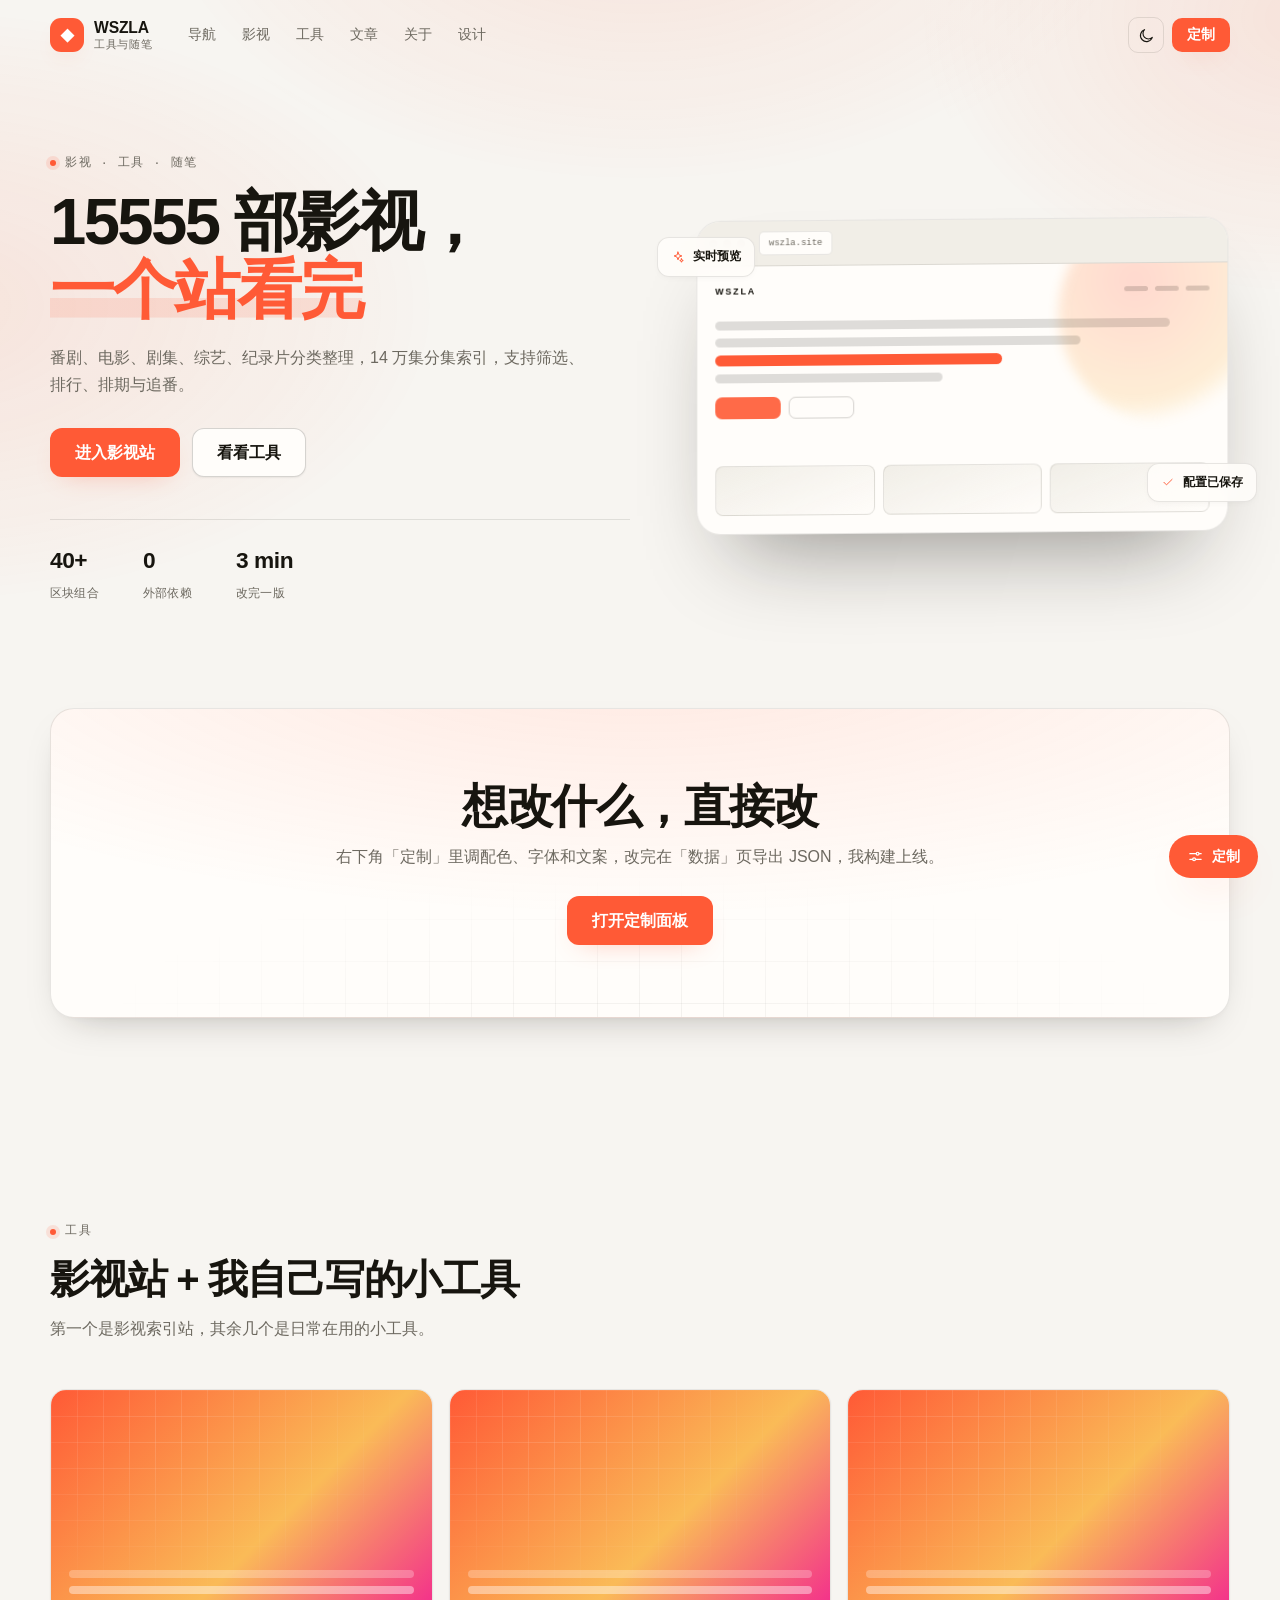
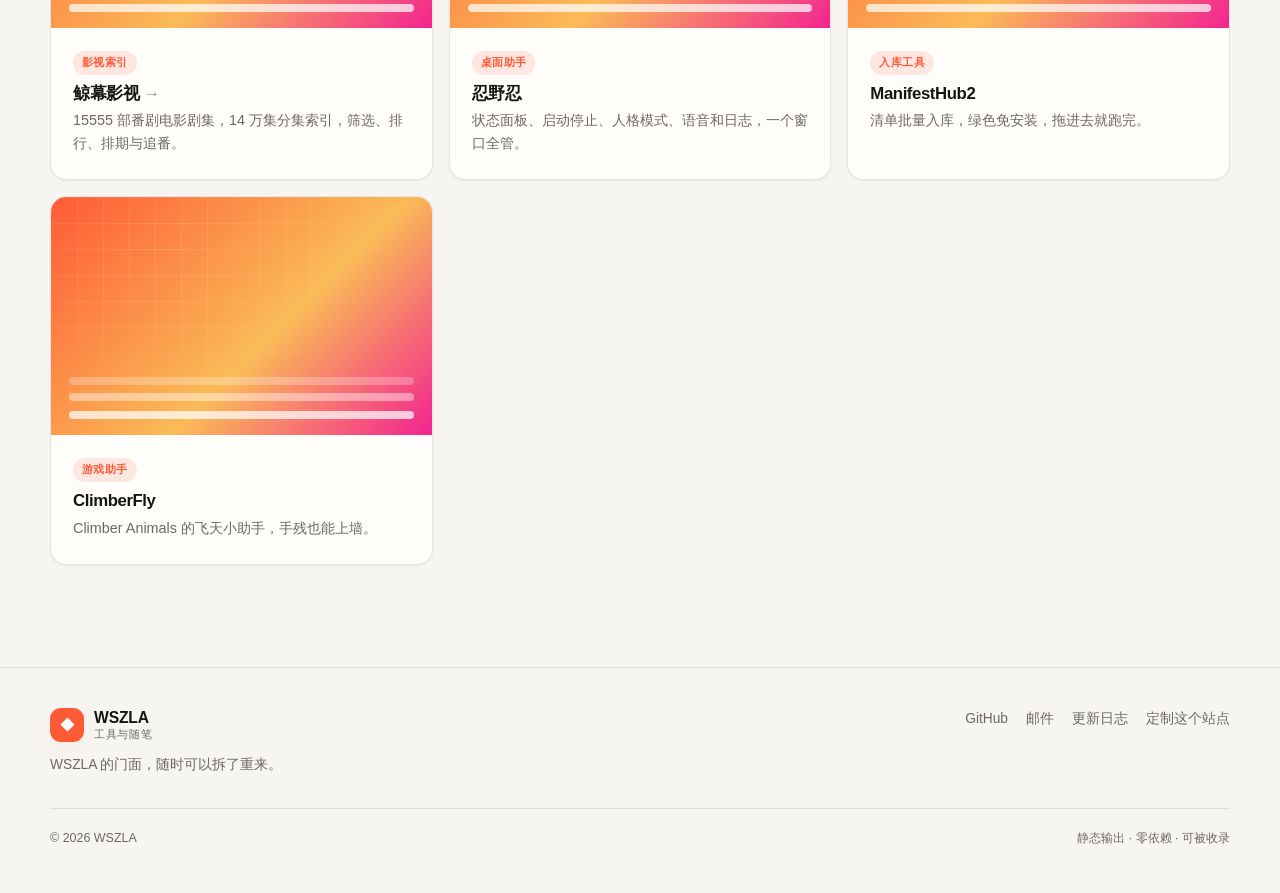
<file: site/index.html>
<!doctype html>
<html lang="zh-CN" data-theme="light">
<head>
  <meta charset="utf-8">
  <meta name="viewport" content="width=device-width, initial-scale=1">
  <title>WSZLA · 工具与随笔</title>
  <meta name="description" content="WSZLA 的个人站点：忍野忍、ManifestHub2、ClimberFly 几个自己写的工具，以及关于建站、上线、SEO 和折腾的随笔记录。">
  <meta name="color-scheme" content="light dark">
  <meta name="theme-color" content="#f7f5f1">
  <link rel="icon" type="image/svg+xml" href="/assets/favicon.svg">
  <link rel="stylesheet" href="/assets/css/style.css">
    <link rel="canonical" href="https://wszla.cn/site/">
  <meta name="robots" content="index,follow,max-snippet:-1,max-image-preview:large">
  <meta name="applicable-device" content="pc,mobile">
  <meta name="renderer" content="webkit">
  <meta property="og:type" content="website">
  <meta property="og:locale" content="zh_CN">
  <meta property="og:site_name" content="WSZLA">
  <meta property="og:title" content="WSZLA · 工具与随笔">
  <meta property="og:description" content="WSZLA 的个人站点：忍野忍、ManifestHub2、ClimberFly 几个自己写的工具，以及关于建站、上线、SEO 和折腾的随笔记录。">
  <meta property="og:url" content="https://wszla.cn/site/">
  <meta property="og:image" content="https://wszla.cn/site/assets/og.png">
  <meta property="og:image:width" content="1200">
  <meta property="og:image:height" content="630">
  <meta property="og:image:alt" content="WSZLA · 工具与随笔">
  <meta name="twitter:card" content="summary_large_image">
  <meta name="twitter:title" content="WSZLA · 工具与随笔">
  <meta name="twitter:description" content="WSZLA 的个人站点：忍野忍、ManifestHub2、ClimberFly 几个自己写的工具，以及关于建站、上线、SEO 和折腾的随笔记录。">
  <meta name="twitter:image" content="https://wszla.cn/site/assets/og.png">
  <link rel="apple-touch-icon" href="https://wszla.cn/assets/apple-touch-icon.png?v=2">
  <link rel="manifest" href="https://wszla.cn/manifest.webmanifest">
  <link rel="alternate" type="application/rss+xml" title="WSZLA 博客" href="https://wszla.cn/blog/feed.xml">
  <link rel="alternate" hreflang="zh-CN" href="https://wszla.cn/site/">
  <link rel="alternate" hreflang="x-default" href="https://wszla.cn/site/">
  <style>:root{--accent:#ff5a36;--accent-ink:#ffffff;--accent-soft:rgba(255,90,54,0.13);--accent-line:rgba(255,90,54,0.38);--accent-2:#fabb57;--accent-3:#f32390;--r:16px;--page-max:1180px;--font-display:var(--font-sans)}</style>
  <script type="application/ld+json">{"@context":"https://schema.org","@graph":[{"@type":"WebSite","@id":"https://wszla.cn/site/#website","url":"https://wszla.cn/site/","name":"WSZLA · 工具与随笔","description":"WSZLA 的个人站点：忍野忍、ManifestHub2、ClimberFly 几个自己写的工具，以及关于建站、上线、SEO 和折腾的随笔记录。","inLanguage":"zh-CN","publisher":{"@id":"https://wszla.cn/site/#organization"}},{"@type":"Organization","@id":"https://wszla.cn/site/#organization","name":"WSZLA","url":"https://wszla.cn/site/","logo":{"@type":"ImageObject","url":"https://wszla.cn/site/assets/og.png"}},{"@type":"FAQPage","@id":"https://wszla.cn/site/#faq","mainEntity":[{"@type":"Question","name":"需要会写代码吗？","acceptedAnswer":{"@type":"Answer","text":"不需要。所有内容都在定制面板里改；要接表单、接后端时再加代码，模板本身不挡路。"}},{"@type":"Question","name":"能绑定自己的域名吗？","acceptedAnswer":{"@type":"Answer","text":"能。这是纯静态站点，丢到任意静态托管（对象存储、Pages、Nginx）后绑定域名即可。"}},{"@type":"Question","name":"改的数据存在哪里？","acceptedAnswer":{"@type":"Answer","text":"默认存在浏览器的 localStorage，导出 JSON 就是你的备份，也可以直接覆盖 config.js。"}},{"@type":"Question","name":"可以商用吗？","acceptedAnswer":{"@type":"Answer","text":"可以。把示例文案和品牌换成你自己的，就是你的站点。"}},{"@type":"Question","name":"手机上能改吗？","acceptedAnswer":{"@type":"Answer","text":"面板是自适应的，手机上也能改，只是长文案敲起来慢一些。"}}]}]}</script>
</head>
<body data-bg="mesh">
  <div class="bg" aria-hidden="true"></div>
  <a class="skip-link" href="#main">跳到主内容</a>

  <div id="site">
    <header id="site-header" class="site-header"><div class="wrap header-inner"><a class="brand" href="#top" aria-label="WSZLA 首页"><span class="brand-mark">◆</span><span class="brand-text"><strong>WSZLA</strong><small>工具与随笔</small></span></a><nav class="nav" aria-label="主导航"><a class="nav-link" href="/links/">导航</a><a class="nav-link" href="https://video.wszla.cn">影视</a><a class="nav-link" href="/tools/">工具</a><a class="nav-link" href="/blog/">文章</a><a class="nav-link" href="/about/">关于</a><button class="nav-link nav-link-btn" type="button" data-act="open-customizer">设计</button></nav><div class="header-actions"><button class="icon-btn" type="button" data-act="theme" aria-label="切换深浅色" title="切换深浅色"><svg viewBox="0 0 24 24" fill="none" stroke="currentColor" stroke-width="1.6" stroke-linecap="round" stroke-linejoin="round" aria-hidden="true"><path d="M20.2 14.7A8.6 8.6 0 1 1 9.3 3.8a6.9 6.9 0 0 0 10.9 10.9z"/></svg></button><button class="btn btn-sm btn-solid" type="button" data-act="open-customizer">定制</button><button class="icon-btn nav-toggle" type="button" data-act="nav" aria-label="展开菜单" aria-expanded="false"><svg viewBox="0 0 24 24" fill="none" stroke="currentColor" stroke-width="1.6" stroke-linecap="round" stroke-linejoin="round" aria-hidden="true"><path d="M4 7h16M4 12h16M4 17h16"/></svg></button></div></div></header>
    <main id="main"><section class="hero" id="hero"><div class="wrap hero-grid"><div class="hero-copy reveal"><p class="eyebrow"><span class="eyebrow-dot"></span>影视 · 工具 · 随笔</p><h1 class="hero-title">15555 部影视， <span class="hl">一个站看完</span></h1><p class="lede">番剧、电影、剧集、综艺、纪录片分类整理，14 万集分集索引，支持筛选、排行、排期与追番。</p><div class="hero-cta"><a class="btn btn-solid btn-lg" href="https://video.wszla.cn">进入影视站</a><a class="btn btn-ghost btn-lg" href="/tools/">看看工具</a></div><div class="stats"><div class="stat"><b>40+</b><span>区块组合</span></div><div class="stat"><b>0</b><span>外部依赖</span></div><div class="stat"><b>3 min</b><span>改完一版</span></div></div></div><div class="hero-visual reveal" style="--d:120ms"><div class="mock" aria-hidden="true"><div class="mock-bar"><span class="mock-dot"></span><span class="mock-dot"></span><span class="mock-dot"></span><span class="mock-url">wszla.site</span></div><div class="mock-body"><div class="mock-blob"></div><div class="mock-nav"><b>WSZLA</b><i></i><i></i><i></i></div><div class="mock-hero"><div class="mock-line w92"></div><div class="mock-line w74"></div><div class="mock-line accent"></div><div class="mock-line w46"></div><div class="mock-cta"><span></span><span></span></div></div><div class="mock-cards"><div class="mock-card"></div><div class="mock-card"></div><div class="mock-card"></div></div></div></div><div class="float-note fn-a"><svg viewBox="0 0 24 24" fill="none" stroke="currentColor" stroke-width="1.6" stroke-linecap="round" stroke-linejoin="round" aria-hidden="true"><path d="M12 3.5l1.8 4.9 4.9 1.8-4.9 1.8L12 16.9l-1.8-4.9L5.3 10.2l4.9-1.8z"/><path d="M18 15l.8 2.2 2.2.8-2.2.8-.8 2.2-.8-2.2-2.2-.8 2.2-.8z"/></svg>实时预览</div><div class="float-note fn-b"><svg viewBox="0 0 24 24" fill="none" stroke="currentColor" stroke-width="1.6" stroke-linecap="round" stroke-linejoin="round" aria-hidden="true"><path d="m5 12.5 4.4 4.4L19 7.5"/></svg>配置已保存</div></div></div></section><section class="cta-band" id="cta"><div class="wrap"><div class="cta-inner reveal"><h2 class="cta-title">想改什么，直接改</h2><p class="cta-text">右下角「定制」里调配色、字体和文案，改完在「数据」页导出 JSON，我构建上线。</p><button class="btn btn-solid btn-lg" type="button" data-act="open-customizer">打开定制面板</button></div></div></section><section class="section" id="showcase"><div class="wrap"><div class="section-head reveal"><p class="eyebrow"><span class="eyebrow-dot"></span>工具</p><h2>影视站 + 我自己写的小工具</h2><p class="sub">第一个是影视索引站，其余几个是日常在用的小工具。</p></div><div class="tiles"><a class="tile tile-link reveal" href="https://video.wszla.cn" style="--d:0ms"><div class="thumb"><span></span></div><div class="tile-body"><span class="tag">影视索引</span><h3>鲸幕影视</h3><p>15555 部番剧电影剧集，14 万集分集索引，筛选、排行、排期与追番。</p></div></a><article class="tile reveal" style="--d:70ms"><div class="thumb"><span></span></div><div class="tile-body"><span class="tag">桌面助手</span><h3>忍野忍</h3><p>状态面板、启动停止、人格模式、语音和日志，一个窗口全管。</p></div></article><article class="tile reveal" style="--d:140ms"><div class="thumb"><span></span></div><div class="tile-body"><span class="tag">入库工具</span><h3>ManifestHub2</h3><p>清单批量入库，绿色免安装，拖进去就跑完。</p></div></article><article class="tile reveal" style="--d:210ms"><div class="thumb"><span></span></div><div class="tile-body"><span class="tag">游戏助手</span><h3>ClimberFly</h3><p>Climber Animals 的飞天小助手，手残也能上墙。</p></div></article></div></div></section></main>
    <footer id="site-footer" class="site-footer"><div class="wrap"><div class="footer-inner"><div class="footer-brand"><a class="brand" href="#top"><span class="brand-mark">◆</span><span class="brand-text"><strong>WSZLA</strong><small>工具与随笔</small></span></a><p class="footer-note">WSZLA 的门面，随时可以拆了重来。</p></div><nav class="footer-links" aria-label="页脚链接"><a href="#">GitHub</a><a href="mailto:hi@example.com">邮件</a><a href="#">更新日志</a><button class="footer-link-btn" type="button" data-act="open-customizer">定制这个站点</button></nav></div><div class="footer-bottom"><span>© 2026 WSZLA</span><span>静态输出 · 零依赖 · 可被收录</span></div></div></footer>
  </div>

  <button id="cf-open" class="cf-open" type="button" aria-controls="customizer" aria-expanded="false" aria-label="打开定制面板">
    <svg viewBox="0 0 24 24" fill="none" stroke="currentColor" stroke-width="1.7" stroke-linecap="round" stroke-linejoin="round" aria-hidden="true"><path d="M4 8h9M17 8h3M4 16h4M12 16h8"/><circle cx="15" cy="8" r="2"/><circle cx="10" cy="16" r="2"/></svg>
    <span>定制</span>
  </button>

  <aside id="customizer" class="cf" aria-label="站点定制面板" aria-hidden="true">
    <div class="cf-head">
      <div class="cf-title">
        <strong>定制这个站点</strong>
        <small>改动即时生效，自动存在本地</small>
      </div>
      <button id="cf-close" class="icon-btn" type="button" aria-label="关闭定制面板">
        <svg viewBox="0 0 24 24" fill="none" stroke="currentColor" stroke-width="1.8" stroke-linecap="round" aria-hidden="true"><path d="M6 6l12 12M18 6 6 18"/></svg>
      </button>
    </div>
    <div id="cf-body" class="cf-body"></div>
  </aside>

  <div id="cf-backdrop" class="cf-backdrop" hidden></div>
  <div id="toast" class="toast" role="status" aria-live="polite"></div>

<nav class="m-nav" aria-label="快捷导航">
  <a class="m-nav-item is-on" href="/site/"><svg viewBox="0 0 24 24" fill="none" stroke="currentColor" stroke-width="1.7" stroke-linecap="round" stroke-linejoin="round" aria-hidden="true"><path d="M4 8h9M17 8h3M4 16h4M12 16h8"/><circle cx="15" cy="8" r="2"/><circle cx="10" cy="16" r="2"/></svg><span>定制</span></a>
  <a class="m-nav-item" href="/tools/"><svg viewBox="0 0 24 24" fill="none" stroke="currentColor" stroke-width="1.7" stroke-linecap="round" stroke-linejoin="round" aria-hidden="true"><path d="M12 3.2 20 7v10l-8 4-8-4V7z"/><path d="M4 7l8 4 8-4M12 11v10"/></svg><span>工具</span></a>
  <a class="m-nav-item" href="/blog/"><svg viewBox="0 0 24 24" fill="none" stroke="currentColor" stroke-width="1.7" stroke-linecap="round" stroke-linejoin="round" aria-hidden="true"><path d="M4 5.5A2.5 2.5 0 0 1 6.5 3H20v18H6.5A2.5 2.5 0 0 1 4 18.5z"/><path d="M8 3v18"/></svg><span>博客</span></a>
  <a class="m-nav-item" href="/about/"><svg viewBox="0 0 24 24" fill="none" stroke="currentColor" stroke-width="1.7" stroke-linecap="round" stroke-linejoin="round" aria-hidden="true"><circle cx="12" cy="12" r="9"/><path d="M12 11v5.5M12 7.8h.01"/></svg><span>关于</span></a>
</nav>

  <noscript>
    <p style="padding:24px;font-family:system-ui">脚本未启用：页面内容仍然可读，但定制面板、深浅色切换等交互不可用。</p>
  </noscript>

  <script>window.__SITE_POSTS__=[{"slug":"json-driven-site","title":"我用一份 JSON 管住了一个网站","date":"2026-11-18","summary":"整站内容是一份配置：改配置就是改站，面板是配置的遥控器，构建脚本把它压成静态页。","tags":["建站","工具"],"minutes":2},{"slug":"launch-checklist","title":"域名、证书、收录：一个个人站真正上线要走完的三步","date":"2026-11-17","summary":"文件传到服务器只是开始。域名解析、HTTPS、搜索引擎收录，缺一个都不算\"上线\"。","tags":["上线","SEO"],"minutes":2},{"slug":"four-tools","title":"桌面上那四个小工具","date":"2026-11-16","summary":"忍野忍、ManifestHub2、续火花助手、ClimberFly——都是自己写给自己用的东西，顺手搬上了网页。","tags":["工具","日常"],"minutes":1}];</script>
  <script src="/assets/js/config.js"></script>
  <script src="/assets/js/theme.js"></script>
  <script src="/assets/js/render.js"></script>
  <script src="/assets/js/customizer.js"></script>
  <script src="/assets/js/main.js"></script>
  <script src="/assets/js/pwa.js"></script>
</body>
</html>
</file>
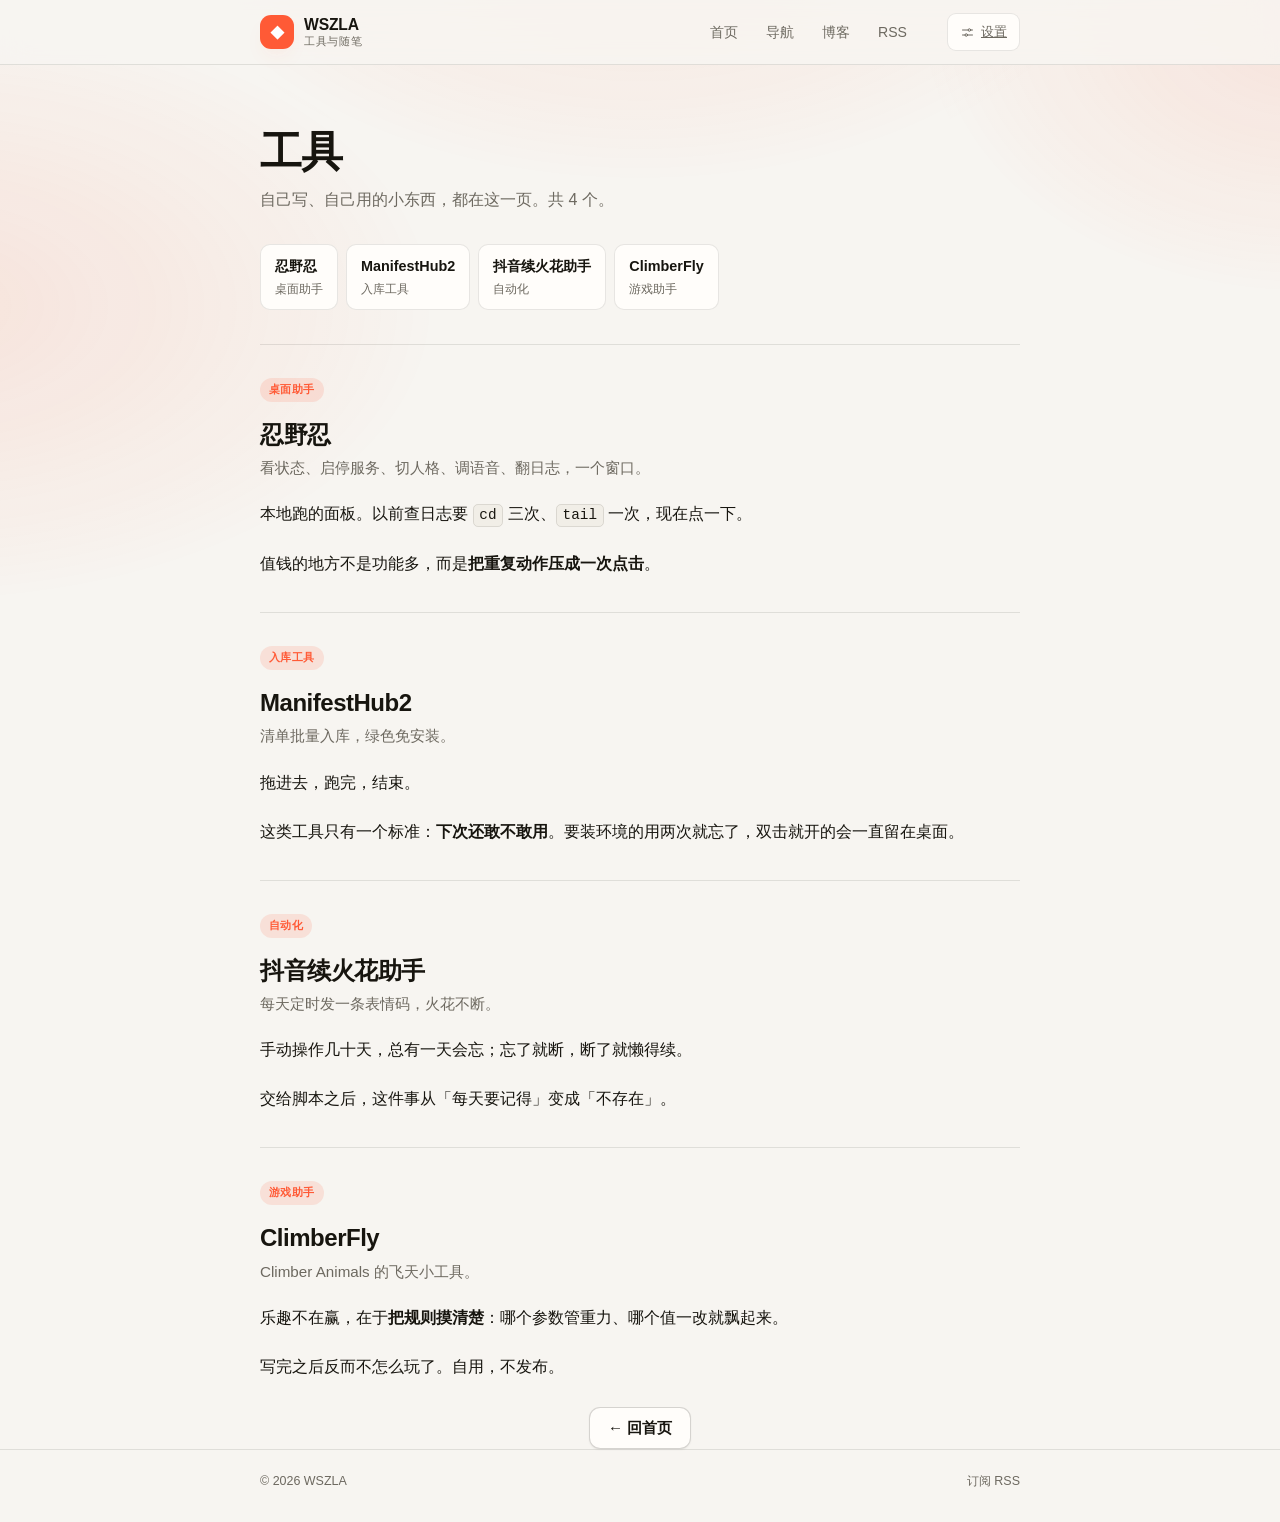
<file: tools/index.html>
<!doctype html>
<html lang="zh-CN" data-theme="light">
<head>
<meta charset="utf-8">
<meta name="viewport" content="width=device-width, initial-scale=1">
<title>工具 · WSZLA</title>
<meta name="description" content="自己写的几个桌面小工具：忍野忍、ManifestHub2、抖音续火花助手、ClimberFly。">
<link rel="icon" type="image/svg+xml" href="/assets/favicon.svg?v=2">
<link rel="icon" href="/assets/favicon.ico?v=2" sizes="any">
<link rel="canonical" href="https://wszla.cn/tools/">
<meta name="robots" content="index,follow,max-image-preview:large">
<meta property="og:type" content="website">
<meta property="og:site_name" content="WSZLA">
<meta property="og:title" content="工具 · WSZLA">
<meta property="og:description" content="自己写的几个桌面小工具：忍野忍、ManifestHub2、抖音续火花助手、ClimberFly。">
<meta property="og:url" content="https://wszla.cn/tools/">
<meta property="og:image" content="https://wszla.cn/assets/og.png?v=2">
<meta name="twitter:card" content="summary_large_image">
<link rel="alternate" type="application/rss+xml" title="WSZLA 博客" href="/blog/feed.xml">
<link rel="manifest" href="/manifest.webmanifest">
<meta name="theme-color" content="#f7f5f1">
<link rel="apple-touch-icon" href="/assets/apple-touch-icon.png?v=2">
<link rel="stylesheet" href="/assets/css/style.css">
<link rel="stylesheet" href="/assets/css/blog.css">


<style>:root{--accent:#ff5a36;--accent-ink:#ffffff;--accent-soft:rgba(255,90,54,0.13);--accent-line:rgba(255,90,54,0.38);--accent-2:#fabb57;--accent-3:#f32390;--r:16px;--page-max:1180px;--font-display:var(--font-sans)}</style>

</head>
<body data-bg="mesh">
<div class="bg" aria-hidden="true"></div>
<div class="blog-shell">
<header class="blog-header">
  <div class="blog-wrap blog-header-inner">
    <a class="brand" href="/"><span class="brand-mark">◆</span><span class="brand-text"><strong>WSZLA</strong><small>工具与随笔</small></span></a>
    <nav class="blog-nav" aria-label="导航">
      <a href="/">首页</a>
      <a href="/links/">导航</a>
      <a href="/blog/">博客</a>
      <a href="/blog/feed.xml">RSS</a>
    </nav>
    <a class="blog-settings-btn" href="/site/?design=1&tab=blog" title="和定制网页共用一套设置">
      <svg viewBox="0 0 24 24" fill="none" stroke="currentColor" stroke-width="1.6" stroke-linecap="round" stroke-linejoin="round" aria-hidden="true"><path d="M4 8h9M17 8h3M4 16h4M12 16h8"/><circle cx="15" cy="8" r="2"/><circle cx="10" cy="16" r="2"/></svg>
      设置
    </a>
  </div>
</header>
<main class="blog-wrap">
<section class="blog-hero">
  <h1>工具</h1>
  <p>自己写、自己用的小东西，都在这一页。共 4 个。</p>
</section>
<nav class="tool-toc"><a href="#shinobu">忍野忍<small>桌面助手</small></a>
<a href="#manifesthub2">ManifestHub2<small>入库工具</small></a>
<a href="#spark">抖音续火花助手<small>自动化</small></a>
<a href="#climberfly">ClimberFly<small>游戏助手</small></a></nav>
<section class="tool-block" id="shinobu">
  <header class="tool-head">
    <span class="tag">桌面助手</span>
    <h2>忍野忍</h2>
    <p class="tool-summary">看状态、启停服务、切人格、调语音、翻日志，一个窗口。</p>
  </header>
  <div class="prose"><p>本地跑的面板。以前查日志要 <code>cd</code> 三次、<code>tail</code> 一次，现在点一下。</p>
<p>值钱的地方不是功能多，而是<strong>把重复动作压成一次点击</strong>。</p></div>
</section>
<section class="tool-block" id="manifesthub2">
  <header class="tool-head">
    <span class="tag">入库工具</span>
    <h2>ManifestHub2</h2>
    <p class="tool-summary">清单批量入库，绿色免安装。</p>
  </header>
  <div class="prose"><p>拖进去，跑完，结束。</p>
<p>这类工具只有一个标准：<strong>下次还敢不敢用</strong>。要装环境的用两次就忘了，双击就开的会一直留在桌面。</p></div>
</section>
<section class="tool-block" id="spark">
  <header class="tool-head">
    <span class="tag">自动化</span>
    <h2>抖音续火花助手</h2>
    <p class="tool-summary">每天定时发一条表情码，火花不断。</p>
  </header>
  <div class="prose"><p>手动操作几十天，总有一天会忘；忘了就断，断了就懒得续。</p>
<p>交给脚本之后，这件事从「每天要记得」变成「不存在」。</p></div>
</section>
<section class="tool-block" id="climberfly">
  <header class="tool-head">
    <span class="tag">游戏助手</span>
    <h2>ClimberFly</h2>
    <p class="tool-summary">Climber Animals 的飞天小工具。</p>
  </header>
  <div class="prose"><p>乐趣不在赢，在于<strong>把规则摸清楚</strong>：哪个参数管重力、哪个值一改就飘起来。</p>
<p>写完之后反而不怎么玩了。自用，不发布。</p></div>
</section>
<div class="posts-all"><a class="btn btn-ghost" href="/">← 回首页</a></div>
</main>
<footer class="blog-footer">
  <div class="blog-wrap">
    <span>© 2026 WSZLA</span>
    <a href="/blog/feed.xml">订阅 RSS</a>
  </div>
</footer>
</div>

<script>
(function () {
  /* 和首页共用一份偏好：主色、深浅色、正文字号 */
  var p = {};
  try { p = JSON.parse(localStorage.getItem("wszla.prefs") || "{}"); } catch (e) {}
  var mq = window.matchMedia("(prefers-color-scheme: dark)");
  var mode = p.theme === "dark" || p.theme === "light" ? p.theme : (mq.matches ? "dark" : "light");
  document.documentElement.setAttribute("data-theme", mode);
  if (p.scale) document.documentElement.style.setProperty("--blog-fs", String(p.scale));
  if (p.accent) {
    var v = String(p.accent).replace("#", "");
    if (v.length === 3) v = v.split("").map(function (c) { return c + c; }).join("");
    if (/^[0-9a-f]{6}$/i.test(v)) {
      var r = parseInt(v.slice(0, 2), 16), g = parseInt(v.slice(2, 4), 16), b = parseInt(v.slice(4, 6), 16);
      var lum = (0.2126 * r + 0.7152 * g + 0.0722 * b) / 255;
      var st = document.documentElement.style;
      st.setProperty("--accent", "#" + v);
      st.setProperty("--accent-soft", "rgba(" + r + "," + g + "," + b + ",0.13)");
      st.setProperty("--accent-line", "rgba(" + r + "," + g + "," + b + ",0.38)");
      st.setProperty("--accent-ink", lum > 0.6 ? "#14130f" : "#ffffff");
    }
  }
})();
</script>
<nav class="m-nav" aria-label="快捷导航"><a class="m-nav-item" href="/site/"><svg viewBox="0 0 24 24" fill="none" stroke="currentColor" stroke-width="1.7" stroke-linecap="round" stroke-linejoin="round"><path d="M4 8h9M17 8h3M4 16h4M12 16h8"/><circle cx="15" cy="8" r="2"/><circle cx="10" cy="16" r="2"/></svg><span>定制</span></a><a class="m-nav-item" href="/video/"><svg viewBox="0 0 24 24" fill="none" stroke="currentColor" stroke-width="1.7" stroke-linecap="round" stroke-linejoin="round"><rect x="2" y="5" width="20" height="14" rx="2"/><path d="M10 9l5 3-5 3z"/></svg><span>影视</span></a><a class="m-nav-item is-on" href="/tools/"><svg viewBox="0 0 24 24" fill="none" stroke="currentColor" stroke-width="1.7" stroke-linecap="round" stroke-linejoin="round"><path d="M12 3.2 20 7v10l-8 4-8-4V7z"/><path d="M4 7l8 4 8-4M12 11v10"/></svg><span>工具</span></a><a class="m-nav-item" href="/blog/"><svg viewBox="0 0 24 24" fill="none" stroke="currentColor" stroke-width="1.7" stroke-linecap="round" stroke-linejoin="round"><path d="M4 5.5A2.5 2.5 0 0 1 6.5 3H20v18H6.5A2.5 2.5 0 0 1 4 18.5z"/><path d="M8 3v18"/></svg><span>博客</span></a><a class="m-nav-item" href="/about/"><svg viewBox="0 0 24 24" fill="none" stroke="currentColor" stroke-width="1.7" stroke-linecap="round" stroke-linejoin="round"><circle cx="12" cy="12" r="9"/><path d="M12 11v5.5M12 7.8h.01"/></svg><span>关于</span></a></nav>
<script src="/assets/js/pwa.js"></script>
</body>
</html>
</file>
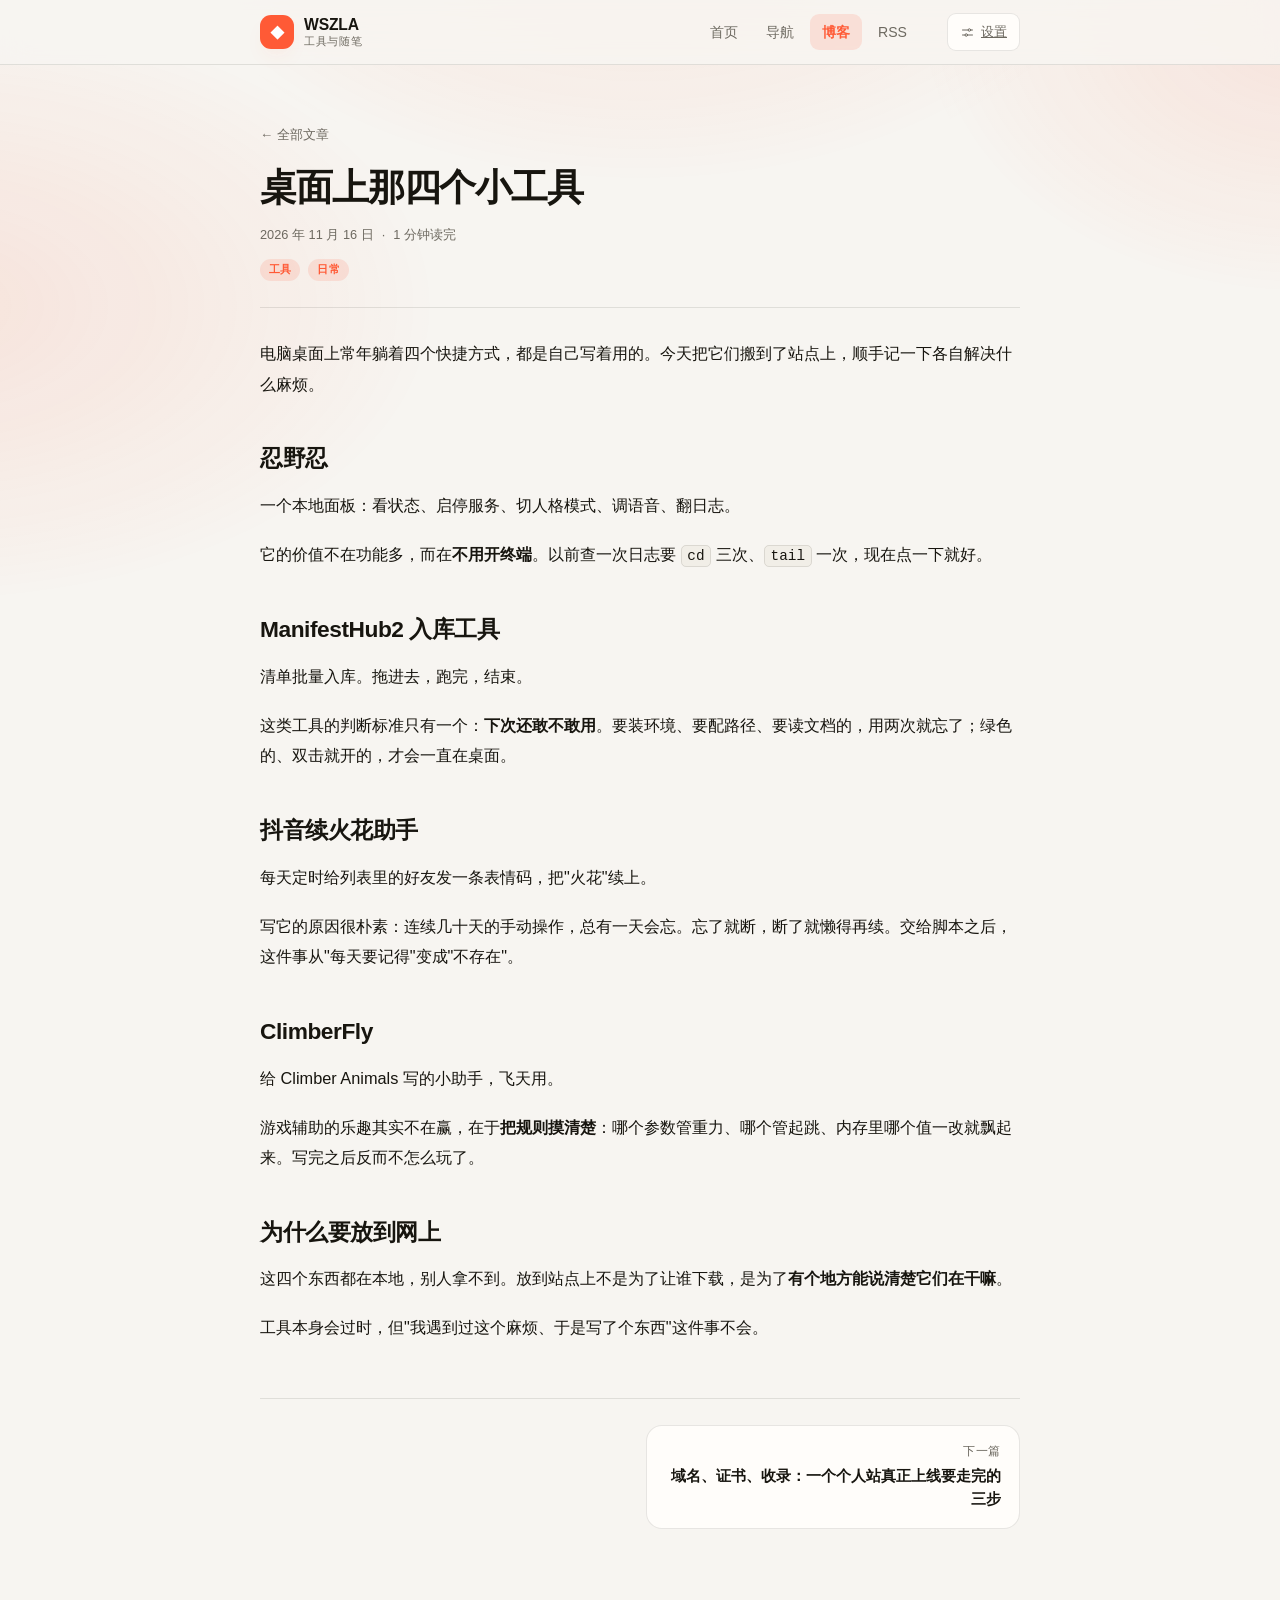
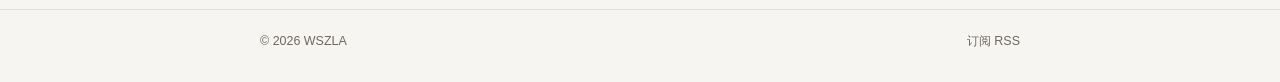
<file: blog/four-tools.html>
<!doctype html>
<html lang="zh-CN" data-theme="light">
<head>
<meta charset="utf-8">
<meta name="viewport" content="width=device-width, initial-scale=1">
<title>桌面上那四个小工具 · WSZLA</title>
<meta name="description" content="忍野忍、ManifestHub2、续火花助手、ClimberFly——都是自己写给自己用的东西，顺手搬上了网页。">
<link rel="icon" type="image/svg+xml" href="/assets/favicon.svg?v=2">
<link rel="icon" href="/assets/favicon.ico?v=2" sizes="any">
<link rel="canonical" href="https://wszla.cn/blog/four-tools.html">
<meta name="robots" content="index,follow,max-image-preview:large">
<meta property="og:type" content="article">
<meta property="og:site_name" content="WSZLA">
<meta property="og:title" content="桌面上那四个小工具 · WSZLA">
<meta property="og:description" content="忍野忍、ManifestHub2、续火花助手、ClimberFly——都是自己写给自己用的东西，顺手搬上了网页。">
<meta property="og:url" content="https://wszla.cn/blog/four-tools.html">
<meta property="og:image" content="https://wszla.cn/assets/og.png?v=2">
<meta name="twitter:card" content="summary_large_image">
<link rel="alternate" type="application/rss+xml" title="WSZLA 博客" href="/blog/feed.xml">
<link rel="manifest" href="/manifest.webmanifest">
<meta name="theme-color" content="#f7f5f1">
<link rel="apple-touch-icon" href="/assets/apple-touch-icon.png?v=2">
<link rel="stylesheet" href="/assets/css/style.css">
<link rel="stylesheet" href="/assets/css/blog.css">


<style>:root{--accent:#ff5a36;--accent-ink:#ffffff;--accent-soft:rgba(255,90,54,0.13);--accent-line:rgba(255,90,54,0.38);--accent-2:#fabb57;--accent-3:#f32390;--r:16px;--page-max:1180px;--font-display:var(--font-sans)}</style>
<script type="application/ld+json">{"@context":"https://schema.org","@type":"BlogPosting","headline":"桌面上那四个小工具","datePublished":"2026-11-16","dateModified":"2026-11-16","description":"忍野忍、ManifestHub2、续火花助手、ClimberFly——都是自己写给自己用的东西，顺手搬上了网页。","inLanguage":"zh-CN","mainEntityOfPage":"https://wszla.cn/blog/four-tools.html","author":{"@type":"Person","name":"WSZLA"},"publisher":{"@type":"Organization","name":"WSZLA","url":"https://wszla.cn"}}</script>
</head>
<body data-bg="mesh">
<div class="bg" aria-hidden="true"></div>
<div class="blog-shell">
<header class="blog-header">
  <div class="blog-wrap blog-header-inner">
    <a class="brand" href="/"><span class="brand-mark">◆</span><span class="brand-text"><strong>WSZLA</strong><small>工具与随笔</small></span></a>
    <nav class="blog-nav" aria-label="导航">
      <a href="/">首页</a>
      <a href="/links/">导航</a>
      <a href="/blog/" class="is-on">博客</a>
      <a href="/blog/feed.xml">RSS</a>
    </nav>
    <a class="blog-settings-btn" href="/site/?design=1&tab=blog" title="和定制网页共用一套设置">
      <svg viewBox="0 0 24 24" fill="none" stroke="currentColor" stroke-width="1.6" stroke-linecap="round" stroke-linejoin="round" aria-hidden="true"><path d="M4 8h9M17 8h3M4 16h4M12 16h8"/><circle cx="15" cy="8" r="2"/><circle cx="10" cy="16" r="2"/></svg>
      设置
    </a>
  </div>
</header>
<main class="blog-wrap">
<article class="post">
  <header class="post-head">
    <a class="post-back" href="/blog/">← 全部文章</a>
    <h1>桌面上那四个小工具</h1>
    <div class="post-meta"><time datetime="2026-11-16">2026 年 11 月 16 日</time><span>·</span><span>1 分钟读完</span></div>
    <div class="post-tags"><span>工具</span><span>日常</span></div>
  </header>
  <div class="prose"><p>电脑桌面上常年躺着四个快捷方式，都是自己写着用的。今天把它们搬到了站点上，顺手记一下各自解决什么麻烦。</p>
<h2 id="忍野忍">忍野忍</h2>
<p>一个本地面板：看状态、启停服务、切人格模式、调语音、翻日志。</p>
<p>它的价值不在功能多，而在<strong>不用开终端</strong>。以前查一次日志要 <code>cd</code> 三次、<code>tail</code> 一次，现在点一下就好。</p>
<h2 id="manifesthub2-入库工具">ManifestHub2 入库工具</h2>
<p>清单批量入库。拖进去，跑完，结束。</p>
<p>这类工具的判断标准只有一个：<strong>下次还敢不敢用</strong>。要装环境、要配路径、要读文档的，用两次就忘了；绿色的、双击就开的，才会一直在桌面。</p>
<h2 id="抖音续火花助手">抖音续火花助手</h2>
<p>每天定时给列表里的好友发一条表情码，把&quot;火花&quot;续上。</p>
<p>写它的原因很朴素：连续几十天的手动操作，总有一天会忘。忘了就断，断了就懒得再续。交给脚本之后，这件事从&quot;每天要记得&quot;变成&quot;不存在&quot;。</p>
<h2 id="climberfly">ClimberFly</h2>
<p>给 Climber Animals 写的小助手，飞天用。</p>
<p>游戏辅助的乐趣其实不在赢，在于<strong>把规则摸清楚</strong>：哪个参数管重力、哪个管起跳、内存里哪个值一改就飘起来。写完之后反而不怎么玩了。</p>
<h2 id="为什么要放到网上">为什么要放到网上</h2>
<p>这四个东西都在本地，别人拿不到。放到站点上不是为了让谁下载，是为了<strong>有个地方能说清楚它们在干嘛</strong>。</p>
<p>工具本身会过时，但&quot;我遇到过这个麻烦、于是写了个东西&quot;这件事不会。</p></div>
  <nav class="post-nav">
  <span></span>
  <a href="/blog/launch-checklist.html" class="is-next"><small>下一篇</small><span>域名、证书、收录：一个个人站真正上线要走完的三步</span></a>
</nav>
</article>
</main>
<footer class="blog-footer">
  <div class="blog-wrap">
    <span>© 2026 WSZLA</span>
    <a href="/blog/feed.xml">订阅 RSS</a>
  </div>
</footer>
</div>

<script>
(function () {
  /* 和首页共用一份偏好：主色、深浅色、正文字号 */
  var p = {};
  try { p = JSON.parse(localStorage.getItem("wszla.prefs") || "{}"); } catch (e) {}
  var mq = window.matchMedia("(prefers-color-scheme: dark)");
  var mode = p.theme === "dark" || p.theme === "light" ? p.theme : (mq.matches ? "dark" : "light");
  document.documentElement.setAttribute("data-theme", mode);
  if (p.scale) document.documentElement.style.setProperty("--blog-fs", String(p.scale));
  if (p.accent) {
    var v = String(p.accent).replace("#", "");
    if (v.length === 3) v = v.split("").map(function (c) { return c + c; }).join("");
    if (/^[0-9a-f]{6}$/i.test(v)) {
      var r = parseInt(v.slice(0, 2), 16), g = parseInt(v.slice(2, 4), 16), b = parseInt(v.slice(4, 6), 16);
      var lum = (0.2126 * r + 0.7152 * g + 0.0722 * b) / 255;
      var st = document.documentElement.style;
      st.setProperty("--accent", "#" + v);
      st.setProperty("--accent-soft", "rgba(" + r + "," + g + "," + b + ",0.13)");
      st.setProperty("--accent-line", "rgba(" + r + "," + g + "," + b + ",0.38)");
      st.setProperty("--accent-ink", lum > 0.6 ? "#14130f" : "#ffffff");
    }
  }
})();
</script>
<nav class="m-nav" aria-label="快捷导航"><a class="m-nav-item" href="/site/"><svg viewBox="0 0 24 24" fill="none" stroke="currentColor" stroke-width="1.7" stroke-linecap="round" stroke-linejoin="round"><path d="M4 8h9M17 8h3M4 16h4M12 16h8"/><circle cx="15" cy="8" r="2"/><circle cx="10" cy="16" r="2"/></svg><span>定制</span></a><a class="m-nav-item" href="/video/"><svg viewBox="0 0 24 24" fill="none" stroke="currentColor" stroke-width="1.7" stroke-linecap="round" stroke-linejoin="round"><rect x="2" y="5" width="20" height="14" rx="2"/><path d="M10 9l5 3-5 3z"/></svg><span>影视</span></a><a class="m-nav-item" href="/tools/"><svg viewBox="0 0 24 24" fill="none" stroke="currentColor" stroke-width="1.7" stroke-linecap="round" stroke-linejoin="round"><path d="M12 3.2 20 7v10l-8 4-8-4V7z"/><path d="M4 7l8 4 8-4M12 11v10"/></svg><span>工具</span></a><a class="m-nav-item is-on" href="/blog/"><svg viewBox="0 0 24 24" fill="none" stroke="currentColor" stroke-width="1.7" stroke-linecap="round" stroke-linejoin="round"><path d="M4 5.5A2.5 2.5 0 0 1 6.5 3H20v18H6.5A2.5 2.5 0 0 1 4 18.5z"/><path d="M8 3v18"/></svg><span>博客</span></a><a class="m-nav-item" href="/about/"><svg viewBox="0 0 24 24" fill="none" stroke="currentColor" stroke-width="1.7" stroke-linecap="round" stroke-linejoin="round"><circle cx="12" cy="12" r="9"/><path d="M12 11v5.5M12 7.8h.01"/></svg><span>关于</span></a></nav>
<script src="/assets/js/pwa.js"></script>
</body>
</html>
</file>
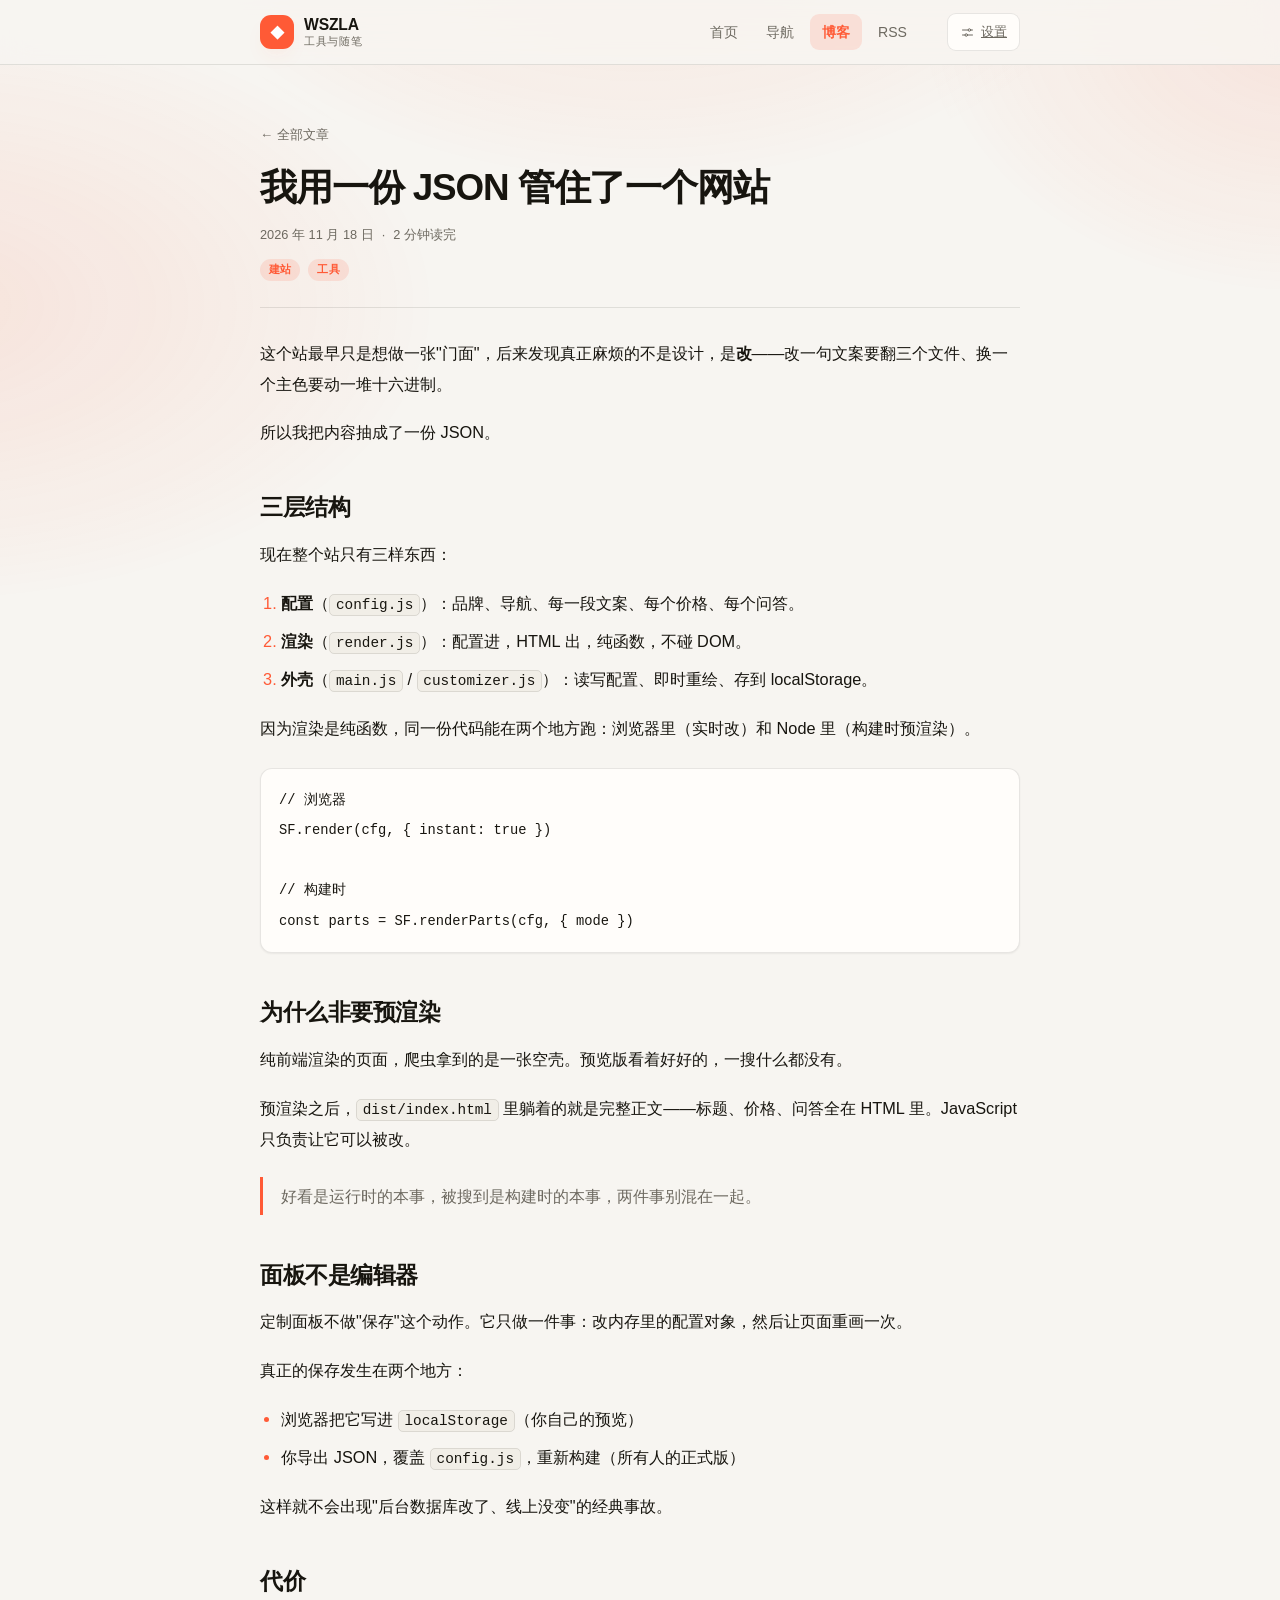
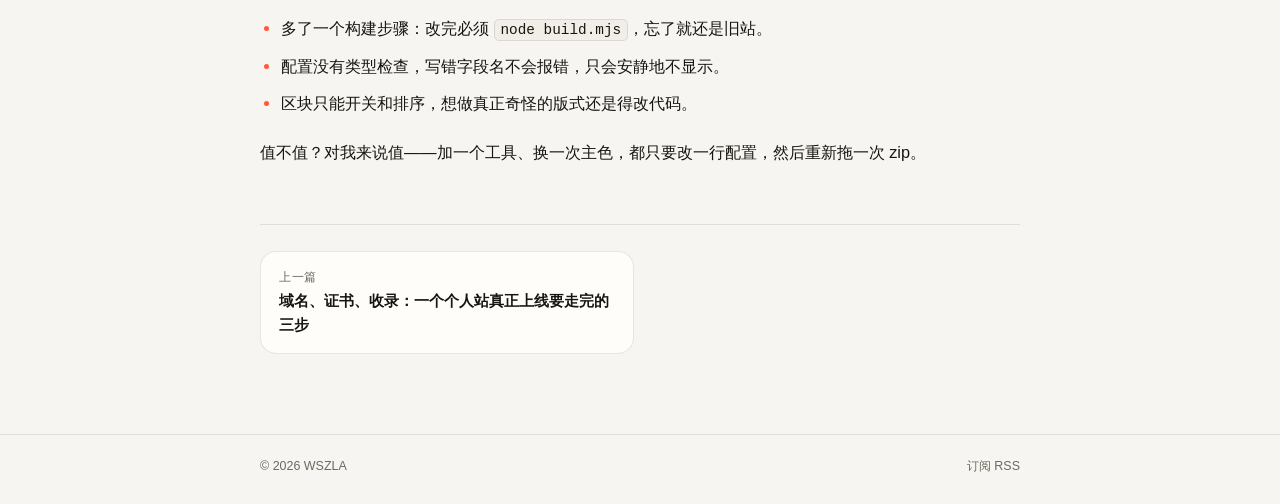
<file: blog/json-driven-site.html>
<!doctype html>
<html lang="zh-CN" data-theme="light">
<head>
<meta charset="utf-8">
<meta name="viewport" content="width=device-width, initial-scale=1">
<title>我用一份 JSON 管住了一个网站 · WSZLA</title>
<meta name="description" content="整站内容是一份配置：改配置就是改站，面板是配置的遥控器，构建脚本把它压成静态页。">
<link rel="icon" type="image/svg+xml" href="/assets/favicon.svg?v=2">
<link rel="icon" href="/assets/favicon.ico?v=2" sizes="any">
<link rel="canonical" href="https://wszla.cn/blog/json-driven-site.html">
<meta name="robots" content="index,follow,max-image-preview:large">
<meta property="og:type" content="article">
<meta property="og:site_name" content="WSZLA">
<meta property="og:title" content="我用一份 JSON 管住了一个网站 · WSZLA">
<meta property="og:description" content="整站内容是一份配置：改配置就是改站，面板是配置的遥控器，构建脚本把它压成静态页。">
<meta property="og:url" content="https://wszla.cn/blog/json-driven-site.html">
<meta property="og:image" content="https://wszla.cn/assets/og.png?v=2">
<meta name="twitter:card" content="summary_large_image">
<link rel="alternate" type="application/rss+xml" title="WSZLA 博客" href="/blog/feed.xml">
<link rel="manifest" href="/manifest.webmanifest">
<meta name="theme-color" content="#f7f5f1">
<link rel="apple-touch-icon" href="/assets/apple-touch-icon.png?v=2">
<link rel="stylesheet" href="/assets/css/style.css">
<link rel="stylesheet" href="/assets/css/blog.css">


<style>:root{--accent:#ff5a36;--accent-ink:#ffffff;--accent-soft:rgba(255,90,54,0.13);--accent-line:rgba(255,90,54,0.38);--accent-2:#fabb57;--accent-3:#f32390;--r:16px;--page-max:1180px;--font-display:var(--font-sans)}</style>
<script type="application/ld+json">{"@context":"https://schema.org","@type":"BlogPosting","headline":"我用一份 JSON 管住了一个网站","datePublished":"2026-11-18","dateModified":"2026-11-18","description":"整站内容是一份配置：改配置就是改站，面板是配置的遥控器，构建脚本把它压成静态页。","inLanguage":"zh-CN","mainEntityOfPage":"https://wszla.cn/blog/json-driven-site.html","author":{"@type":"Person","name":"WSZLA"},"publisher":{"@type":"Organization","name":"WSZLA","url":"https://wszla.cn"}}</script>
</head>
<body data-bg="mesh">
<div class="bg" aria-hidden="true"></div>
<div class="blog-shell">
<header class="blog-header">
  <div class="blog-wrap blog-header-inner">
    <a class="brand" href="/"><span class="brand-mark">◆</span><span class="brand-text"><strong>WSZLA</strong><small>工具与随笔</small></span></a>
    <nav class="blog-nav" aria-label="导航">
      <a href="/">首页</a>
      <a href="/links/">导航</a>
      <a href="/blog/" class="is-on">博客</a>
      <a href="/blog/feed.xml">RSS</a>
    </nav>
    <a class="blog-settings-btn" href="/site/?design=1&tab=blog" title="和定制网页共用一套设置">
      <svg viewBox="0 0 24 24" fill="none" stroke="currentColor" stroke-width="1.6" stroke-linecap="round" stroke-linejoin="round" aria-hidden="true"><path d="M4 8h9M17 8h3M4 16h4M12 16h8"/><circle cx="15" cy="8" r="2"/><circle cx="10" cy="16" r="2"/></svg>
      设置
    </a>
  </div>
</header>
<main class="blog-wrap">
<article class="post">
  <header class="post-head">
    <a class="post-back" href="/blog/">← 全部文章</a>
    <h1>我用一份 JSON 管住了一个网站</h1>
    <div class="post-meta"><time datetime="2026-11-18">2026 年 11 月 18 日</time><span>·</span><span>2 分钟读完</span></div>
    <div class="post-tags"><span>建站</span><span>工具</span></div>
  </header>
  <div class="prose"><p>这个站最早只是想做一张&quot;门面&quot;，后来发现真正麻烦的不是设计，是<strong>改</strong>——改一句文案要翻三个文件、换一个主色要动一堆十六进制。</p>
<p>所以我把内容抽成了一份 JSON。</p>
<h2 id="三层结构">三层结构</h2>
<p>现在整个站只有三样东西：</p>
<ol><li><strong>配置</strong>（<code>config.js</code>）：品牌、导航、每一段文案、每个价格、每个问答。</li><li><strong>渲染</strong>（<code>render.js</code>）：配置进，HTML 出，纯函数，不碰 DOM。</li><li><strong>外壳</strong>（<code>main.js</code> / <code>customizer.js</code>）：读写配置、即时重绘、存到 localStorage。</li></ol>
<p>因为渲染是纯函数，同一份代码能在两个地方跑：浏览器里（实时改）和 Node 里（构建时预渲染）。</p>
<pre class="code-block"><code class="language-js">// 浏览器
SF.render(cfg, { instant: true })

// 构建时
const parts = SF.renderParts(cfg, { mode })</code></pre>
<h2 id="为什么非要预渲染">为什么非要预渲染</h2>
<p>纯前端渲染的页面，爬虫拿到的是一张空壳。预览版看着好好的，一搜什么都没有。</p>
<p>预渲染之后，<code>dist/index.html</code> 里躺着的就是完整正文——标题、价格、问答全在 HTML 里。JavaScript 只负责让它可以被改。</p>
<blockquote><p>好看是运行时的本事，被搜到是构建时的本事，两件事别混在一起。</p></blockquote>
<h2 id="面板不是编辑器">面板不是编辑器</h2>
<p>定制面板不做&quot;保存&quot;这个动作。它只做一件事：改内存里的配置对象，然后让页面重画一次。</p>
<p>真正的保存发生在两个地方：</p>
<ul><li>浏览器把它写进 <code>localStorage</code>（你自己的预览）</li><li>你导出 JSON，覆盖 <code>config.js</code>，重新构建（所有人的正式版）</li></ul>
<p>这样就不会出现&quot;后台数据库改了、线上没变&quot;的经典事故。</p>
<h2 id="代价">代价</h2>
<ul><li>多了一个构建步骤：改完必须 <code>node build.mjs</code>，忘了就还是旧站。</li><li>配置没有类型检查，写错字段名不会报错，只会安静地不显示。</li><li>区块只能开关和排序，想做真正奇怪的版式还是得改代码。</li></ul>
<p>值不值？对我来说值——加一个工具、换一次主色，都只要改一行配置，然后重新拖一次 zip。</p></div>
  <nav class="post-nav">
  <a href="/blog/launch-checklist.html"><small>上一篇</small><span>域名、证书、收录：一个个人站真正上线要走完的三步</span></a>
  <span></span>
</nav>
</article>
</main>
<footer class="blog-footer">
  <div class="blog-wrap">
    <span>© 2026 WSZLA</span>
    <a href="/blog/feed.xml">订阅 RSS</a>
  </div>
</footer>
</div>

<script>
(function () {
  /* 和首页共用一份偏好：主色、深浅色、正文字号 */
  var p = {};
  try { p = JSON.parse(localStorage.getItem("wszla.prefs") || "{}"); } catch (e) {}
  var mq = window.matchMedia("(prefers-color-scheme: dark)");
  var mode = p.theme === "dark" || p.theme === "light" ? p.theme : (mq.matches ? "dark" : "light");
  document.documentElement.setAttribute("data-theme", mode);
  if (p.scale) document.documentElement.style.setProperty("--blog-fs", String(p.scale));
  if (p.accent) {
    var v = String(p.accent).replace("#", "");
    if (v.length === 3) v = v.split("").map(function (c) { return c + c; }).join("");
    if (/^[0-9a-f]{6}$/i.test(v)) {
      var r = parseInt(v.slice(0, 2), 16), g = parseInt(v.slice(2, 4), 16), b = parseInt(v.slice(4, 6), 16);
      var lum = (0.2126 * r + 0.7152 * g + 0.0722 * b) / 255;
      var st = document.documentElement.style;
      st.setProperty("--accent", "#" + v);
      st.setProperty("--accent-soft", "rgba(" + r + "," + g + "," + b + ",0.13)");
      st.setProperty("--accent-line", "rgba(" + r + "," + g + "," + b + ",0.38)");
      st.setProperty("--accent-ink", lum > 0.6 ? "#14130f" : "#ffffff");
    }
  }
})();
</script>
<nav class="m-nav" aria-label="快捷导航"><a class="m-nav-item" href="/site/"><svg viewBox="0 0 24 24" fill="none" stroke="currentColor" stroke-width="1.7" stroke-linecap="round" stroke-linejoin="round"><path d="M4 8h9M17 8h3M4 16h4M12 16h8"/><circle cx="15" cy="8" r="2"/><circle cx="10" cy="16" r="2"/></svg><span>定制</span></a><a class="m-nav-item" href="/video/"><svg viewBox="0 0 24 24" fill="none" stroke="currentColor" stroke-width="1.7" stroke-linecap="round" stroke-linejoin="round"><rect x="2" y="5" width="20" height="14" rx="2"/><path d="M10 9l5 3-5 3z"/></svg><span>影视</span></a><a class="m-nav-item" href="/tools/"><svg viewBox="0 0 24 24" fill="none" stroke="currentColor" stroke-width="1.7" stroke-linecap="round" stroke-linejoin="round"><path d="M12 3.2 20 7v10l-8 4-8-4V7z"/><path d="M4 7l8 4 8-4M12 11v10"/></svg><span>工具</span></a><a class="m-nav-item is-on" href="/blog/"><svg viewBox="0 0 24 24" fill="none" stroke="currentColor" stroke-width="1.7" stroke-linecap="round" stroke-linejoin="round"><path d="M4 5.5A2.5 2.5 0 0 1 6.5 3H20v18H6.5A2.5 2.5 0 0 1 4 18.5z"/><path d="M8 3v18"/></svg><span>博客</span></a><a class="m-nav-item" href="/about/"><svg viewBox="0 0 24 24" fill="none" stroke="currentColor" stroke-width="1.7" stroke-linecap="round" stroke-linejoin="round"><circle cx="12" cy="12" r="9"/><path d="M12 11v5.5M12 7.8h.01"/></svg><span>关于</span></a></nav>
<script src="/assets/js/pwa.js"></script>
</body>
</html>
</file>
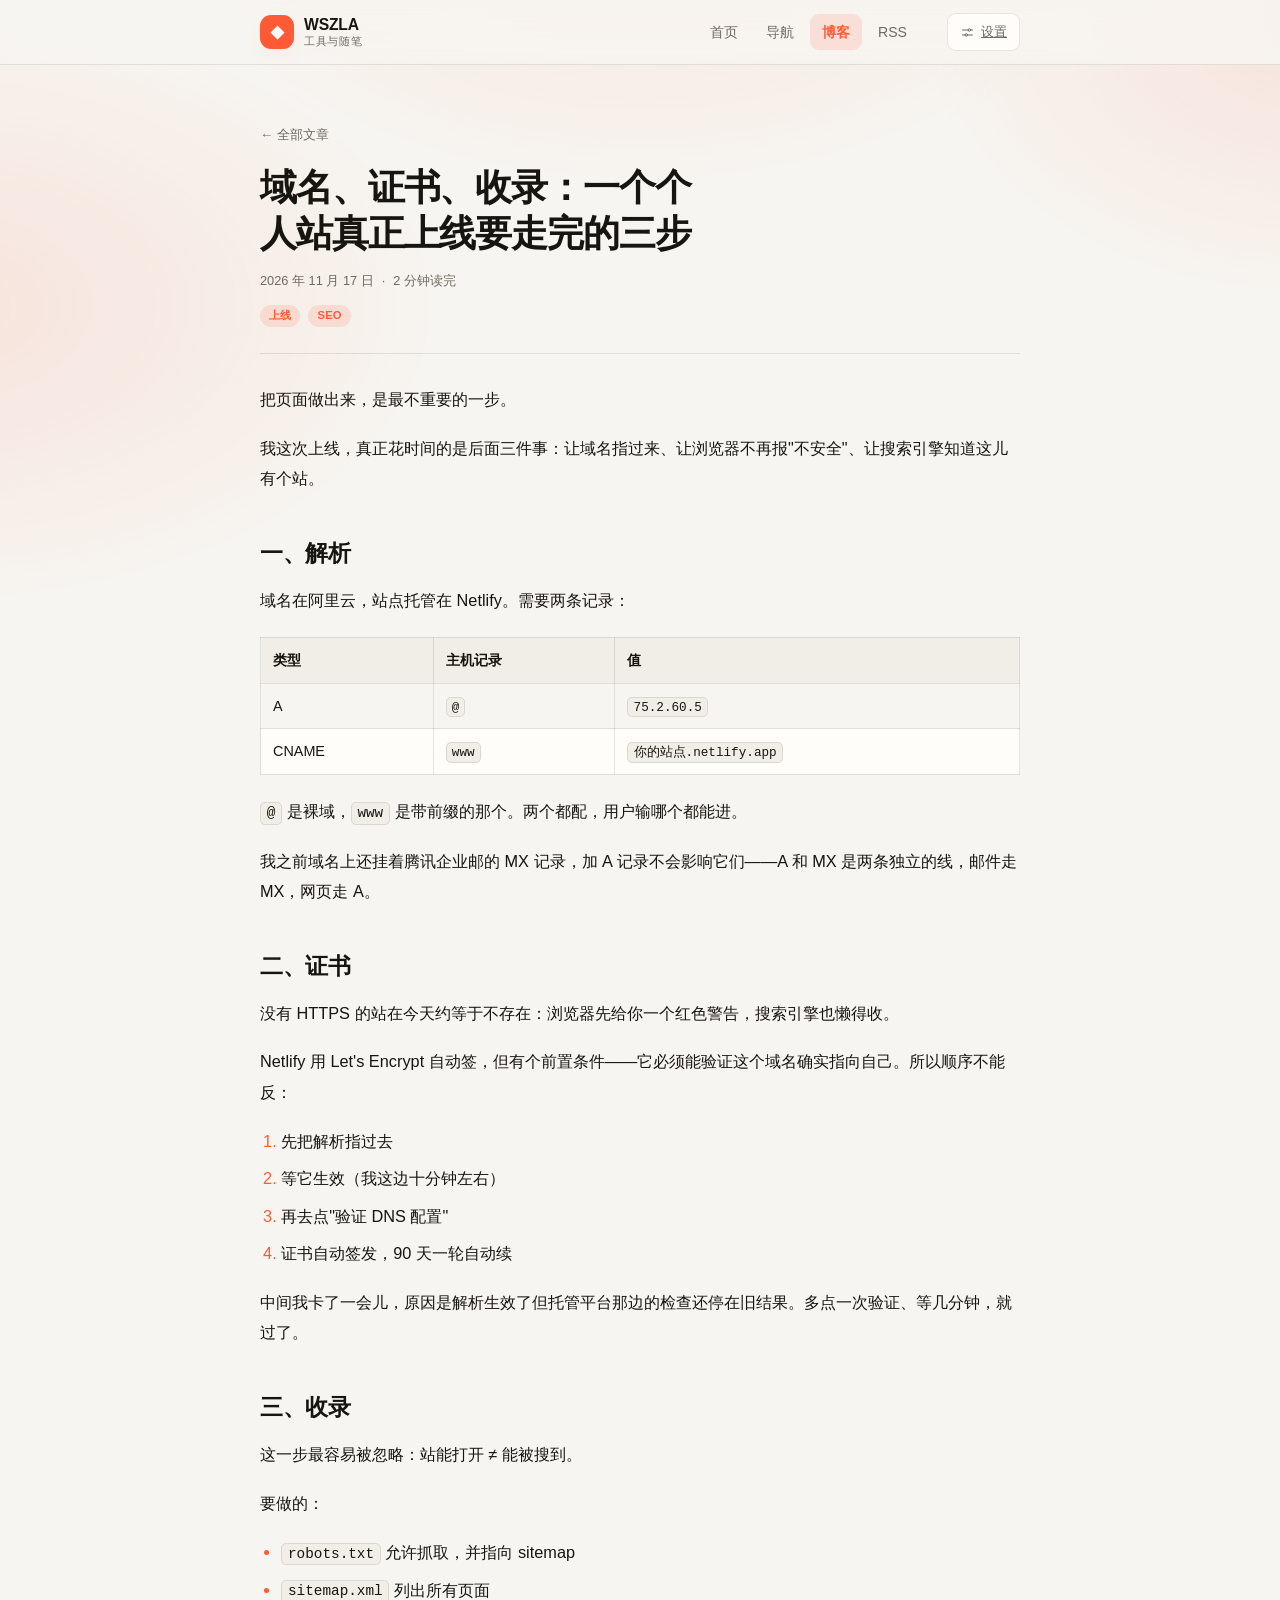
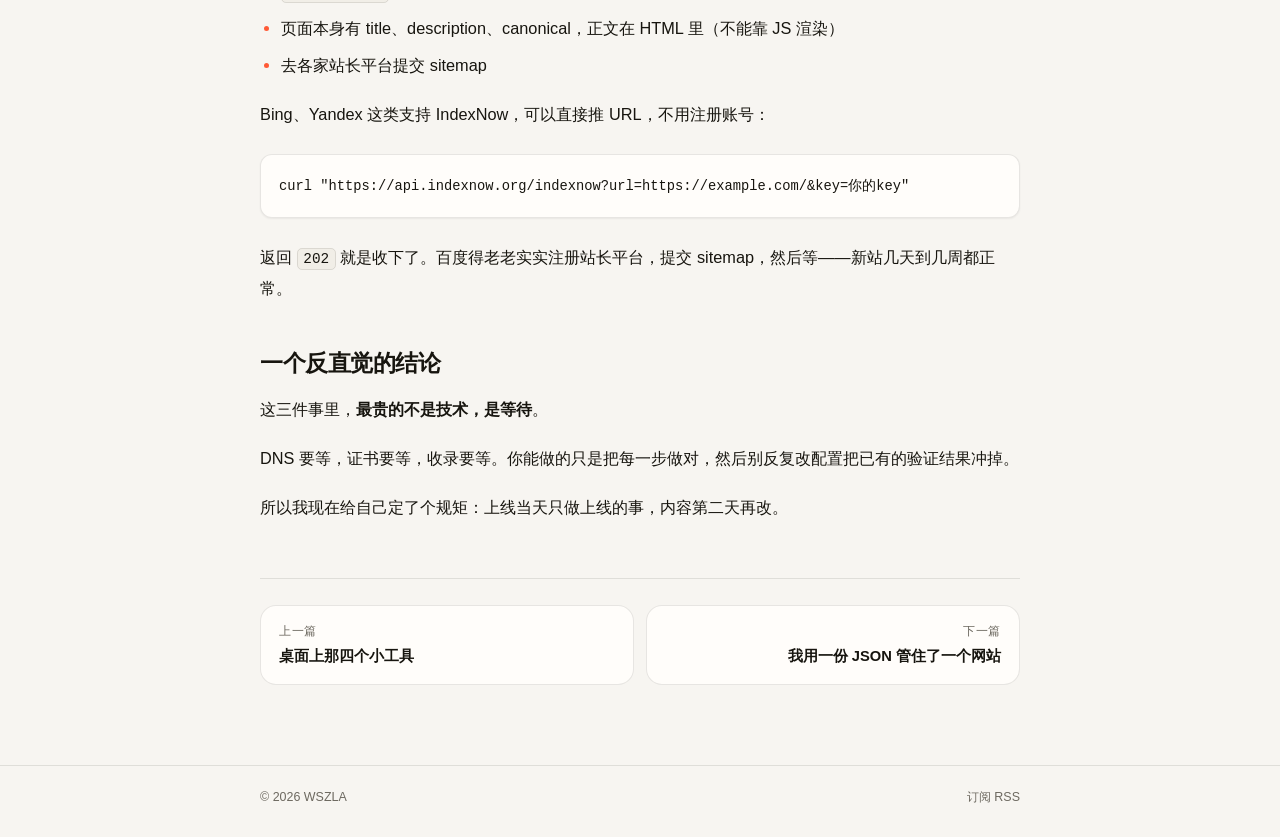
<file: blog/launch-checklist.html>
<!doctype html>
<html lang="zh-CN" data-theme="light">
<head>
<meta charset="utf-8">
<meta name="viewport" content="width=device-width, initial-scale=1">
<title>域名、证书、收录：一个个人站真正上线要走完的三步 · WSZLA</title>
<meta name="description" content="文件传到服务器只是开始。域名解析、HTTPS、搜索引擎收录，缺一个都不算&quot;上线&quot;。">
<link rel="icon" type="image/svg+xml" href="/assets/favicon.svg?v=2">
<link rel="icon" href="/assets/favicon.ico?v=2" sizes="any">
<link rel="canonical" href="https://wszla.cn/blog/launch-checklist.html">
<meta name="robots" content="index,follow,max-image-preview:large">
<meta property="og:type" content="article">
<meta property="og:site_name" content="WSZLA">
<meta property="og:title" content="域名、证书、收录：一个个人站真正上线要走完的三步 · WSZLA">
<meta property="og:description" content="文件传到服务器只是开始。域名解析、HTTPS、搜索引擎收录，缺一个都不算&quot;上线&quot;。">
<meta property="og:url" content="https://wszla.cn/blog/launch-checklist.html">
<meta property="og:image" content="https://wszla.cn/assets/og.png?v=2">
<meta name="twitter:card" content="summary_large_image">
<link rel="alternate" type="application/rss+xml" title="WSZLA 博客" href="/blog/feed.xml">
<link rel="manifest" href="/manifest.webmanifest">
<meta name="theme-color" content="#f7f5f1">
<link rel="apple-touch-icon" href="/assets/apple-touch-icon.png?v=2">
<link rel="stylesheet" href="/assets/css/style.css">
<link rel="stylesheet" href="/assets/css/blog.css">


<style>:root{--accent:#ff5a36;--accent-ink:#ffffff;--accent-soft:rgba(255,90,54,0.13);--accent-line:rgba(255,90,54,0.38);--accent-2:#fabb57;--accent-3:#f32390;--r:16px;--page-max:1180px;--font-display:var(--font-sans)}</style>
<script type="application/ld+json">{"@context":"https://schema.org","@type":"BlogPosting","headline":"域名、证书、收录：一个个人站真正上线要走完的三步","datePublished":"2026-11-17","dateModified":"2026-11-17","description":"文件传到服务器只是开始。域名解析、HTTPS、搜索引擎收录，缺一个都不算\"上线\"。","inLanguage":"zh-CN","mainEntityOfPage":"https://wszla.cn/blog/launch-checklist.html","author":{"@type":"Person","name":"WSZLA"},"publisher":{"@type":"Organization","name":"WSZLA","url":"https://wszla.cn"}}</script>
</head>
<body data-bg="mesh">
<div class="bg" aria-hidden="true"></div>
<div class="blog-shell">
<header class="blog-header">
  <div class="blog-wrap blog-header-inner">
    <a class="brand" href="/"><span class="brand-mark">◆</span><span class="brand-text"><strong>WSZLA</strong><small>工具与随笔</small></span></a>
    <nav class="blog-nav" aria-label="导航">
      <a href="/">首页</a>
      <a href="/links/">导航</a>
      <a href="/blog/" class="is-on">博客</a>
      <a href="/blog/feed.xml">RSS</a>
    </nav>
    <a class="blog-settings-btn" href="/site/?design=1&tab=blog" title="和定制网页共用一套设置">
      <svg viewBox="0 0 24 24" fill="none" stroke="currentColor" stroke-width="1.6" stroke-linecap="round" stroke-linejoin="round" aria-hidden="true"><path d="M4 8h9M17 8h3M4 16h4M12 16h8"/><circle cx="15" cy="8" r="2"/><circle cx="10" cy="16" r="2"/></svg>
      设置
    </a>
  </div>
</header>
<main class="blog-wrap">
<article class="post">
  <header class="post-head">
    <a class="post-back" href="/blog/">← 全部文章</a>
    <h1>域名、证书、收录：一个个人站真正上线要走完的三步</h1>
    <div class="post-meta"><time datetime="2026-11-17">2026 年 11 月 17 日</time><span>·</span><span>2 分钟读完</span></div>
    <div class="post-tags"><span>上线</span><span>SEO</span></div>
  </header>
  <div class="prose"><p>把页面做出来，是最不重要的一步。</p>
<p>我这次上线，真正花时间的是后面三件事：让域名指过来、让浏览器不再报&quot;不安全&quot;、让搜索引擎知道这儿有个站。</p>
<h2 id="一-解析">一、解析</h2>
<p>域名在阿里云，站点托管在 Netlify。需要两条记录：</p>
<table><thead><tr><th>类型</th><th>主机记录</th><th>值</th></tr></thead><tbody><tr><td>A</td><td><code>@</code></td><td><code>75.2.60.5</code></td></tr><tr><td>CNAME</td><td><code>www</code></td><td><code>你的站点.netlify.app</code></td></tr></tbody></table>
<p><code>@</code> 是裸域，<code>www</code> 是带前缀的那个。两个都配，用户输哪个都能进。</p>
<p>我之前域名上还挂着腾讯企业邮的 MX 记录，加 A 记录不会影响它们——A 和 MX 是两条独立的线，邮件走 MX，网页走 A。</p>
<h2 id="二-证书">二、证书</h2>
<p>没有 HTTPS 的站在今天约等于不存在：浏览器先给你一个红色警告，搜索引擎也懒得收。</p>
<p>Netlify 用 Let's Encrypt 自动签，但有个前置条件——它必须能验证这个域名确实指向自己。所以顺序不能反：</p>
<ol><li>先把解析指过去</li><li>等它生效（我这边十分钟左右）</li><li>再去点&quot;验证 DNS 配置&quot;</li><li>证书自动签发，90 天一轮自动续</li></ol>
<p>中间我卡了一会儿，原因是解析生效了但托管平台那边的检查还停在旧结果。多点一次验证、等几分钟，就过了。</p>
<h2 id="三-收录">三、收录</h2>
<p>这一步最容易被忽略：站能打开 ≠ 能被搜到。</p>
<p>要做的：</p>
<ul><li><code>robots.txt</code> 允许抓取，并指向 sitemap</li><li><code>sitemap.xml</code> 列出所有页面</li><li>页面本身有 title、description、canonical，正文在 HTML 里（不能靠 JS 渲染）</li><li>去各家站长平台提交 sitemap</li></ul>
<p>Bing、Yandex 这类支持 IndexNow，可以直接推 URL，不用注册账号：</p>
<pre class="code-block"><code class="language-bash">curl &quot;https://api.indexnow.org/indexnow?url=https://example.com/&amp;key=你的key&quot;</code></pre>
<p>返回 <code>202</code> 就是收下了。百度得老老实实注册站长平台，提交 sitemap，然后等——新站几天到几周都正常。</p>
<h2 id="一个反直觉的结论">一个反直觉的结论</h2>
<p>这三件事里，<strong>最贵的不是技术，是等待</strong>。</p>
<p>DNS 要等，证书要等，收录要等。你能做的只是把每一步做对，然后别反复改配置把已有的验证结果冲掉。</p>
<p>所以我现在给自己定了个规矩：上线当天只做上线的事，内容第二天再改。</p></div>
  <nav class="post-nav">
  <a href="/blog/four-tools.html"><small>上一篇</small><span>桌面上那四个小工具</span></a>
  <a href="/blog/json-driven-site.html" class="is-next"><small>下一篇</small><span>我用一份 JSON 管住了一个网站</span></a>
</nav>
</article>
</main>
<footer class="blog-footer">
  <div class="blog-wrap">
    <span>© 2026 WSZLA</span>
    <a href="/blog/feed.xml">订阅 RSS</a>
  </div>
</footer>
</div>

<script>
(function () {
  /* 和首页共用一份偏好：主色、深浅色、正文字号 */
  var p = {};
  try { p = JSON.parse(localStorage.getItem("wszla.prefs") || "{}"); } catch (e) {}
  var mq = window.matchMedia("(prefers-color-scheme: dark)");
  var mode = p.theme === "dark" || p.theme === "light" ? p.theme : (mq.matches ? "dark" : "light");
  document.documentElement.setAttribute("data-theme", mode);
  if (p.scale) document.documentElement.style.setProperty("--blog-fs", String(p.scale));
  if (p.accent) {
    var v = String(p.accent).replace("#", "");
    if (v.length === 3) v = v.split("").map(function (c) { return c + c; }).join("");
    if (/^[0-9a-f]{6}$/i.test(v)) {
      var r = parseInt(v.slice(0, 2), 16), g = parseInt(v.slice(2, 4), 16), b = parseInt(v.slice(4, 6), 16);
      var lum = (0.2126 * r + 0.7152 * g + 0.0722 * b) / 255;
      var st = document.documentElement.style;
      st.setProperty("--accent", "#" + v);
      st.setProperty("--accent-soft", "rgba(" + r + "," + g + "," + b + ",0.13)");
      st.setProperty("--accent-line", "rgba(" + r + "," + g + "," + b + ",0.38)");
      st.setProperty("--accent-ink", lum > 0.6 ? "#14130f" : "#ffffff");
    }
  }
})();
</script>
<nav class="m-nav" aria-label="快捷导航"><a class="m-nav-item" href="/site/"><svg viewBox="0 0 24 24" fill="none" stroke="currentColor" stroke-width="1.7" stroke-linecap="round" stroke-linejoin="round"><path d="M4 8h9M17 8h3M4 16h4M12 16h8"/><circle cx="15" cy="8" r="2"/><circle cx="10" cy="16" r="2"/></svg><span>定制</span></a><a class="m-nav-item" href="/video/"><svg viewBox="0 0 24 24" fill="none" stroke="currentColor" stroke-width="1.7" stroke-linecap="round" stroke-linejoin="round"><rect x="2" y="5" width="20" height="14" rx="2"/><path d="M10 9l5 3-5 3z"/></svg><span>影视</span></a><a class="m-nav-item" href="/tools/"><svg viewBox="0 0 24 24" fill="none" stroke="currentColor" stroke-width="1.7" stroke-linecap="round" stroke-linejoin="round"><path d="M12 3.2 20 7v10l-8 4-8-4V7z"/><path d="M4 7l8 4 8-4M12 11v10"/></svg><span>工具</span></a><a class="m-nav-item is-on" href="/blog/"><svg viewBox="0 0 24 24" fill="none" stroke="currentColor" stroke-width="1.7" stroke-linecap="round" stroke-linejoin="round"><path d="M4 5.5A2.5 2.5 0 0 1 6.5 3H20v18H6.5A2.5 2.5 0 0 1 4 18.5z"/><path d="M8 3v18"/></svg><span>博客</span></a><a class="m-nav-item" href="/about/"><svg viewBox="0 0 24 24" fill="none" stroke="currentColor" stroke-width="1.7" stroke-linecap="round" stroke-linejoin="round"><circle cx="12" cy="12" r="9"/><path d="M12 11v5.5M12 7.8h.01"/></svg><span>关于</span></a></nav>
<script src="/assets/js/pwa.js"></script>
</body>
</html>
</file>
<file: assets/css/style.css>
/* =========================================================
   Lumen · 可定制一页式网站
   1 设计令牌 · 2 基础 · 3 排版 · 4 按钮 · 5 头部
   6 首屏 · 7 区块 · 8 定制面板 · 9 响应式 · 10 动效偏好
   ========================================================= */

/* ---------- 1. 设计令牌 ---------- */
:root {
  color-scheme: light;

  --font-sans: "Inter", -apple-system, BlinkMacSystemFont, "Segoe UI", "PingFang SC",
    "Hiragino Sans GB", "Microsoft YaHei", sans-serif;
  --font-serif: "Songti SC", "Noto Serif SC", Georgia, "Times New Roman", serif;
  --font-mono: ui-monospace, SFMono-Regular, "SF Mono", Menlo, Consolas, monospace;

  --accent: #ff5a36;
  --accent-2: #ff8a3d;
  --accent-3: #ff3d80;
  --accent-ink: #ffffff;
  --accent-soft: rgba(255, 90, 54, 0.13);
  --accent-line: rgba(255, 90, 54, 0.38);

  --r: 16px;
  --page-max: 1180px;

  --bg: #f7f5f1;
  --bg-2: #efece5;
  --surface: #fffdfa;
  --surface-2: #f1eee7;
  --text: #17150f;
  --muted: #6d6960;
  --line: rgba(23, 21, 15, 0.1);
  --line-strong: rgba(23, 21, 15, 0.18);

  --shadow-sm: 0 1px 2px rgba(23, 21, 15, 0.06);
  --shadow-md: 0 16px 40px -22px rgba(23, 21, 15, 0.35), 0 2px 8px -4px rgba(23, 21, 15, 0.08);
  --shadow-lg: 0 50px 90px -40px rgba(23, 21, 15, 0.45);
}

[data-theme="dark"] {
  color-scheme: dark;
  --bg: #0b0b0d;
  --surface: #141419;
  --surface-2: #1b1b22;
  --text: #f3f1eb;
  --muted: #9c988f;
  --line: rgba(255, 255, 255, 0.1);
  --line-strong: rgba(255, 255, 255, 0.2);
  --shadow-sm: 0 1px 2px rgba(0, 0, 0, 0.5);
  --shadow-md: 0 16px 40px -22px rgba(0, 0, 0, 0.9);
  --shadow-lg: 0 60px 110px -50px rgba(0, 0, 0, 0.95);
}

/* ---------- 2. 基础 ---------- */
*,
*::before,
*::after { box-sizing: border-box; }

html {
  background: var(--bg);
  scroll-behavior: smooth;
  scroll-padding-top: 84px;
  -webkit-text-size-adjust: 100%;
}

body {
  margin: 0;
  min-height: 100vh;
  font-family: var(--font-sans);
  font-size: 16px;
  line-height: 1.6;
  color: var(--text);
  overflow-x: hidden;
  -webkit-font-smoothing: antialiased;
  text-rendering: optimizeLegibility;
}

/* 背景层：mesh / grid / plain 三种，跟随配置切换 */
.bg {
  position: fixed;
  inset: 0;
  z-index: 0;
  pointer-events: none;
  transition: opacity 0.35s ease;
  background:
    radial-gradient(58% 52% at 50% -14%, var(--accent-soft), transparent 68%),
    radial-gradient(42% 44% at 102% 2%, var(--accent-soft), transparent 72%),
    radial-gradient(56% 46% at -6% 34%, var(--accent-soft), transparent 74%);
  opacity: 0.9;
}

body[data-bg="grid"] .bg {
  background-image:
    linear-gradient(var(--line) 1px, transparent 1px),
    linear-gradient(90deg, var(--line) 1px, transparent 1px);
  background-size: 56px 56px;
  mask-image: radial-gradient(78% 66% at 50% 0%, #000 8%, transparent 82%);
  -webkit-mask-image: radial-gradient(78% 66% at 50% 0%, #000 8%, transparent 82%);
  opacity: 0.8;
}

body[data-bg="plain"] .bg { opacity: 0; }

/* 图片背景：首页 hub 专用 */
body[data-bg="image"] .bg {
  background-image: url("/assets/hub-bg.webp");
  background-size: cover;
  background-position: center;
  background-repeat: no-repeat;
  opacity: 1;
}
body[data-bg="image"] .bg::after {
  content: "";
  position: absolute;
  inset: 0;
  background: linear-gradient(180deg, rgba(20, 12, 30, 0.28) 0%, rgba(20, 12, 30, 0.55) 100%);
}
body[data-bg="image"] .hub,
body[data-bg="image"] .m-nav { text-shadow: 0 2px 12px rgba(0, 0, 0, 0.45); }
body[data-bg="image"] .hub-link {
  background: rgba(255, 255, 255, 0.9);
  backdrop-filter: blur(10px);
}
body[data-bg="image"] .hub h1,
body[data-bg="image"] .hub-sub,
body[data-bg="image"] .hub-foot,
body[data-bg="image"] .hub-intro {
  color: #fff !important;
  text-shadow: 0 2px 16px rgba(0, 0, 0, 0.9), 0 0 30px rgba(0, 0, 0, 0.7);
}



#site { position: relative; z-index: 1; }

img, svg { display: block; max-width: 100%; }
a { color: inherit; }
button { font-family: inherit; }
::selection { background: var(--accent-soft); color: var(--text); }

:focus-visible {
  outline: 2px solid var(--accent);
  outline-offset: 3px;
  border-radius: 6px;
}

.skip-link {
  position: absolute;
  left: 16px;
  top: -60px;
  z-index: 200;
  padding: 10px 16px;
  border-radius: 10px;
  background: var(--accent);
  color: var(--accent-ink);
  text-decoration: none;
  font-size: 0.85rem;
  transition: top 0.2s;
}
.skip-link:focus { top: 16px; }

.wrap { width: min(var(--page-max), calc(100% - 40px)); margin-inline: auto; }
.hidden { display: none !important; }

/* ---------- 3. 排版 ---------- */
h1, h2, h3, h4 {
  margin: 0;
  font-family: var(--font-display, var(--font-sans));
  font-weight: 700;
  line-height: 1.1;
  letter-spacing: -0.025em;
  text-wrap: balance;
}
p { margin: 0; }

.eyebrow {
  display: inline-flex;
  align-items: center;
  gap: 9px;
  margin: 0 0 16px;
  font-family: var(--font-mono);
  font-size: 0.72rem;
  letter-spacing: 0.14em;
  text-transform: uppercase;
  color: var(--muted);
}
.eyebrow-dot {
  width: 6px;
  height: 6px;
  border-radius: 50%;
  background: var(--accent);
  box-shadow: 0 0 0 4px var(--accent-soft);
}

.sub {
  color: var(--muted);
  font-size: 1rem;
  max-width: 46em;
  text-wrap: pretty;
}

.section { padding: clamp(56px, 8vw, 104px) 0; scroll-margin-top: 80px; }

.section-head { max-width: 720px; margin-bottom: clamp(28px, 4vw, 48px); }
.section-head h2 {
  font-size: clamp(1.7rem, 3.2vw, 2.5rem);
  letter-spacing: -0.03em;
}
.section-head .sub { margin-top: 14px; font-size: 1.02rem; }

/* ---------- 4. 按钮 ---------- */
.btn {
  display: inline-flex;
  align-items: center;
  justify-content: center;
  gap: 8px;
  padding: 11px 18px;
  border: 1px solid transparent;
  border-radius: calc(var(--r) * 0.7);
  font-size: 0.94rem;
  font-weight: 600;
  line-height: 1.2;
  text-decoration: none;
  cursor: pointer;
  transition: transform 0.18s ease, box-shadow 0.22s ease, background 0.2s ease,
    border-color 0.2s ease, color 0.2s ease;
}
.btn svg { width: 16px; height: 16px; }

.btn-solid {
  background: var(--accent);
  color: var(--accent-ink);
  box-shadow: 0 10px 26px -14px var(--accent-line);
}
.btn-solid:hover {
  transform: translateY(-1px);
  box-shadow: 0 18px 34px -16px var(--accent-line);
}

.btn-ghost {
  background: var(--surface);
  border-color: var(--line-strong);
  color: var(--text);
  box-shadow: var(--shadow-sm);
}
.btn-ghost:hover {
  transform: translateY(-1px);
  border-color: var(--accent-line);
  box-shadow: var(--shadow-md);
}

.btn-sm { padding: 8px 14px; font-size: 0.86rem; border-radius: 10px; }
.btn-lg { padding: 14px 24px; font-size: 1rem; border-radius: calc(var(--r) * 0.75); }

.icon-btn {
  display: grid;
  place-items: center;
  width: 36px;
  height: 36px;
  padding: 0;
  border: 1px solid var(--line);
  border-radius: 10px;
  background: transparent;
  color: var(--text);
  cursor: pointer;
  transition: background 0.2s ease, border-color 0.2s ease;
}
.icon-btn svg { width: 17px; height: 17px; }
.icon-btn:hover { background: var(--surface-2); border-color: var(--line-strong); }

/* ---------- 5. 头部 ---------- */
.site-header {
  position: sticky;
  top: 0;
  z-index: 50;
  border-bottom: 1px solid transparent;
  transition: background 0.25s ease, border-color 0.25s ease, backdrop-filter 0.25s ease;
}
.site-header.is-scrolled {
  background: var(--bg);
  background: color-mix(in srgb, var(--bg) 84%, transparent);
  backdrop-filter: blur(16px) saturate(1.5);
  -webkit-backdrop-filter: blur(16px) saturate(1.5);
  border-bottom-color: var(--line);
}

.header-inner {
  display: flex;
  align-items: center;
  gap: clamp(12px, 2.4vw, 24px);
  height: 70px;
}

.brand {
  display: flex;
  align-items: center;
  gap: 10px;
  flex-shrink: 0;
  text-decoration: none;
}
.brand-mark {
  display: grid;
  place-items: center;
  width: 34px;
  height: 34px;
  border-radius: 11px;
  background: var(--accent);
  color: var(--accent-ink);
  font-size: 15px;
  line-height: 1;
  box-shadow: 0 10px 22px -12px var(--accent-line);
}
.brand-text { display: flex; flex-direction: column; line-height: 1.1; }
.brand-text strong { font-size: 0.98rem; letter-spacing: -0.01em; }
.brand-text small { margin-top: 3px; font-size: 0.66rem; letter-spacing: 0.06em; color: var(--muted); }

.nav { display: flex; gap: 2px; }
.nav-link {
  padding: 8px 12px;
  border-radius: 9px;
  font-size: 0.9rem;
  color: var(--muted);
  text-decoration: none;
  transition: color 0.2s ease, background 0.2s ease;
  white-space: nowrap;
}
.nav-link:hover { color: var(--text); background: var(--surface-2); }
.nav-link-btn {
  border: 0;
  background: transparent;
  font: inherit;
  font-size: 0.9rem;
  cursor: pointer;
  color: var(--muted);
}

.header-actions { display: flex; align-items: center; gap: 8px; margin-left: auto; }
.nav-toggle { display: none; }

/* ---------- 6. 首屏 ---------- */
.hero {
  position: relative;
  padding: clamp(40px, 6vw, 84px) 0 clamp(36px, 5vw, 64px);
}
.hero-grid {
  display: grid;
  grid-template-columns: minmax(0, 1.04fr) minmax(0, 0.96fr);
  gap: clamp(32px, 5vw, 72px);
  align-items: center;
}
.hero-copy { max-width: 620px; }

.hero-title {
  margin: 0 0 20px;
  font-size: clamp(2.15rem, 5.1vw, 4.1rem);
  line-height: 1.04;
  letter-spacing: -0.04em;
}
.hero-title .hl {
  display: block;
  width: fit-content;
  max-width: 100%;
  color: var(--accent);
  background-image: linear-gradient(var(--accent-soft), var(--accent-soft));
  background-repeat: no-repeat;
  background-size: 100% 0.3em;
  background-position: 0 88%;
}

.lede {
  max-width: 34em;
  color: var(--muted);
  font-size: clamp(1rem, 1.15vw, 1.08rem);
  line-height: 1.7;
  text-wrap: pretty;
}

.hero-cta { display: flex; flex-wrap: wrap; gap: 12px; margin-top: 30px; }

.stats {
  display: flex;
  flex-wrap: wrap;
  gap: clamp(20px, 4vw, 44px);
  margin: clamp(30px, 4vw, 42px) 0 0;
  padding-top: 22px;
  border-top: 1px solid var(--line);
}
.stat b {
  display: block;
  font-size: 1.42rem;
  letter-spacing: -0.02em;
  font-variant-numeric: tabular-nums;
}
.stat span { font-size: 0.78rem; color: var(--muted); letter-spacing: 0.02em; }

/* 首屏视觉：一个纯 CSS 的「网站预览」 */
.hero-visual { position: relative; }
.mock {
  position: relative;
  border: 1px solid var(--line);
  border-radius: calc(var(--r) + 8px);
  background: var(--surface);
  box-shadow: var(--shadow-lg);
  overflow: hidden;
  transform: rotateX(4deg) rotateY(-7deg);
  transform-origin: 60% 40%;
  transition: transform 0.8s cubic-bezier(0.16, 1, 0.3, 1);
}
.hero-visual:hover .mock { transform: none; }

.mock-bar {
  display: flex;
  align-items: center;
  gap: 6px;
  padding: 10px 12px;
  background: var(--surface-2);
  border-bottom: 1px solid var(--line);
}
.mock-dot { width: 8px; height: 8px; border-radius: 50%; background: var(--line-strong); }
.mock-url {
  margin-left: 8px;
  padding: 4px 9px;
  border: 1px solid var(--line);
  border-radius: 5px;
  background: var(--surface);
  font-family: var(--font-mono);
  font-size: 9px;
  color: var(--muted);
}
.mock-body {
  position: relative;
  display: flex;
  flex-direction: column;
  gap: 14px;
  min-height: 268px;
  padding: 18px;
  overflow: hidden;
}
.mock-blob {
  position: absolute;
  right: -50px;
  top: -60px;
  width: 220px;
  height: 220px;
  border-radius: 50%;
  background: radial-gradient(circle at 35% 35%, var(--accent), var(--accent-2) 60%, transparent 72%);
  opacity: 0.22;
  filter: blur(6px);
  pointer-events: none;
}
.mock-nav { display: flex; align-items: center; gap: 7px; position: relative; }
.mock-nav b { font-size: 9px; letter-spacing: 0.2em; }
.mock-nav i { width: 24px; height: 5px; border-radius: 99px; background: var(--text); opacity: 0.16; }
.mock-nav i:first-of-type { margin-left: auto; }

.mock-hero { display: flex; flex-direction: column; gap: 8px; margin-top: 8px; position: relative; }
.mock-line { height: 9px; border-radius: 99px; background: var(--text); opacity: 0.14; }
.mock-line.w92 { width: 92%; }
.mock-line.w74 { width: 74%; }
.mock-line.w46 { width: 46%; }
.mock-line.accent { height: 11px; width: 58%; background: var(--accent); opacity: 1; }

.mock-cta { display: flex; gap: 8px; margin-top: 6px; }
.mock-cta span { width: 66px; height: 22px; border-radius: 7px; background: var(--accent); opacity: 0.9; }
.mock-cta span + span { background: transparent; border: 1px solid var(--line-strong); opacity: 1; }

.mock-cards { display: grid; grid-template-columns: repeat(3, 1fr); gap: 8px; margin-top: auto; position: relative; }
.mock-card {
  height: 50px;
  border: 1px solid var(--line);
  border-radius: 8px;
  background: linear-gradient(160deg, var(--surface-2), transparent);
}

.float-note {
  position: absolute;
  display: flex;
  align-items: center;
  gap: 8px;
  padding: 9px 13px;
  border: 1px solid var(--line);
  border-radius: 12px;
  background: var(--surface);
  background: color-mix(in srgb, var(--surface) 88%, transparent);
  backdrop-filter: blur(10px);
  -webkit-backdrop-filter: blur(10px);
  box-shadow: var(--shadow-md);
  font-size: 0.76rem;
  font-weight: 600;
  white-space: nowrap;
}
.float-note svg { width: 14px; height: 14px; color: var(--accent); }
.fn-a { top: 6%; left: -7%; animation: floaty 7s ease-in-out infinite; }
.fn-b { right: -5%; bottom: 10%; animation: floaty 9s ease-in-out infinite reverse; }

@keyframes floaty {
  0%, 100% { transform: translateY(0); }
  50% { transform: translateY(-9px); }
}

/* ---------- 7. 区块 ---------- */
/* Logo 条 */
.logos { padding: 8px 0 clamp(20px, 3vw, 36px); }
.logos-label {
  display: block;
  margin-bottom: 16px;
  font-family: var(--font-mono);
  font-size: 0.68rem;
  letter-spacing: 0.16em;
  text-transform: uppercase;
  color: var(--muted);
}
.logos-row {
  display: flex;
  flex-wrap: wrap;
  align-items: center;
  gap: clamp(18px, 3.4vw, 40px);
  padding-top: 18px;
  border-top: 1px solid var(--line);
}
.logo {
  font-size: 0.95rem;
  font-weight: 600;
  letter-spacing: 0.06em;
  color: var(--muted);
  opacity: 0.78;
  transition: opacity 0.2s ease, color 0.2s ease;
}
.logo:hover { opacity: 1; color: var(--text); }

/* 能力卡片 */
.cards {
  display: grid;
  grid-template-columns: repeat(3, minmax(0, 1fr));
  gap: 16px;
}
.card {
  padding: 26px 24px 28px;
  border: 1px solid var(--line);
  border-radius: var(--r);
  background: var(--surface);
  box-shadow: var(--shadow-sm);
  transition: transform 0.25s ease, box-shadow 0.25s ease, border-color 0.25s ease;
}
.card:hover {
  transform: translateY(-3px);
  border-color: var(--accent-line);
  box-shadow: var(--shadow-md);
}
.ficon {
  display: grid;
  place-items: center;
  width: 40px;
  height: 40px;
  margin-bottom: 18px;
  border-radius: 12px;
  background: var(--accent-soft);
  color: var(--accent);
}
.ficon svg { width: 20px; height: 20px; }
.card h3 { margin-bottom: 8px; font-size: 1.06rem; }
.card p { color: var(--muted); font-size: 0.93rem; line-height: 1.65; }

/* 案例 */
.tiles {
  display: grid;
  grid-template-columns: repeat(3, minmax(0, 1fr));
  gap: 16px;
}
.tiles-4 { grid-template-columns: repeat(2, minmax(0, 1fr)); }

/* 首页文章卡片 */
.posts-grid {
  display: grid;
  grid-template-columns: repeat(3, minmax(0, 1fr));
  gap: 16px;
}
.post-card {
  display: flex;
  flex-direction: column;
  gap: 8px;
  padding: 22px 22px 20px;
  border: 1px solid var(--line);
  border-radius: var(--r);
  background: var(--surface);
  box-shadow: var(--shadow-sm);
  text-decoration: none;
  color: inherit;
  transition: transform 0.25s ease, box-shadow 0.25s ease, border-color 0.25s ease;
}
.post-card:hover {
  transform: translateY(-3px);
  border-color: var(--accent-line);
  box-shadow: var(--shadow-md);
}
.post-card-date {
  font-family: var(--font-mono);
  font-size: 0.7rem;
  letter-spacing: 0.08em;
  color: var(--muted);
}
.post-card h3 { font-size: 1.05rem; line-height: 1.35; }
.post-card p { flex: 1; color: var(--muted); font-size: 0.9rem; line-height: 1.6; }
.post-card-more { font-size: 0.78rem; font-weight: 600; color: var(--accent); }
.posts-all { display: flex; justify-content: center; margin-top: 26px; }
.tile {
  display: flex;
  flex-direction: column;
  overflow: hidden;
  border: 1px solid var(--line);
  border-radius: var(--r);
  background: var(--surface);
  box-shadow: var(--shadow-sm);
  text-decoration: none;
  color: inherit;
  transition: transform 0.25s ease, box-shadow 0.25s ease;
}
.tile:hover { transform: translateY(-3px); box-shadow: var(--shadow-md); }
.thumb {
  position: relative;
  aspect-ratio: 16 / 10;
  background: linear-gradient(135deg, var(--accent), var(--accent-2) 58%, var(--accent-3));
  overflow: hidden;
}
.thumb::after {
  content: "";
  position: absolute;
  inset: 0;
  background-image:
    linear-gradient(rgba(255, 255, 255, 0.28) 1px, transparent 1px),
    linear-gradient(90deg, rgba(255, 255, 255, 0.28) 1px, transparent 1px);
  background-size: 26px 26px;
  opacity: 0.5;
  mask-image: radial-gradient(80% 80% at 30% 20%, #000, transparent 85%);
  -webkit-mask-image: radial-gradient(80% 80% at 30% 20%, #000, transparent 85%);
}
.thumb span {
  position: absolute;
  left: 18px;
  bottom: 16px;
  right: 18px;
  height: 8px;
  border-radius: 99px;
  background: rgba(255, 255, 255, 0.72);
  box-shadow: 0 -18px 0 rgba(255, 255, 255, 0.42), 0 -34px 0 rgba(255, 255, 255, 0.26);
}
.tile-body { padding: 20px 22px 24px; }
.tag {
  display: inline-block;
  margin-bottom: 10px;
  padding: 3px 9px;
  border-radius: 99px;
  background: var(--accent-soft);
  color: var(--accent);
  font-size: 0.7rem;
  font-weight: 700;
  letter-spacing: 0.04em;
}
.tile h3 { font-size: 1.05rem; margin-bottom: 6px; }
.tile p { color: var(--muted); font-size: 0.9rem; }

/* 价格 */
.price-grid {
  display: grid;
  grid-template-columns: repeat(3, minmax(0, 1fr));
  gap: 16px;
  align-items: stretch;
}
.price {
  position: relative;
  display: flex;
  flex-direction: column;
  padding: 26px 24px 24px;
  border: 1px solid var(--line);
  border-radius: var(--r);
  background: var(--surface);
  box-shadow: var(--shadow-sm);
  transition: transform 0.25s ease, box-shadow 0.25s ease, border-color 0.25s ease;
}
.price:hover { transform: translateY(-2px); box-shadow: var(--shadow-md); }
.price.is-featured {
  top: -6px;
  border-color: var(--accent-line);
  box-shadow: 0 34px 60px -40px var(--accent-line), var(--shadow-sm);
}
.price.is-featured:hover { top: -8px; }
.price-badge {
  position: absolute;
  top: -11px;
  left: 24px;
  padding: 4px 10px;
  border-radius: 99px;
  background: var(--accent);
  color: var(--accent-ink);
  font-size: 0.68rem;
  font-weight: 700;
  letter-spacing: 0.06em;
}
.price-name { font-size: 0.92rem; font-weight: 600; color: var(--muted); letter-spacing: 0.04em; }
.amount { display: flex; align-items: baseline; gap: 6px; margin: 10px 0 6px; }
.amount b { font-size: 2.1rem; letter-spacing: -0.03em; line-height: 1; font-variant-numeric: tabular-nums; }
.amount span { font-size: 0.8rem; color: var(--muted); }
.price-desc { color: var(--muted); font-size: 0.9rem; }
.price-feats { display: flex; flex-direction: column; gap: 9px; margin: 20px 0 22px; padding: 0; list-style: none; }
.price-feats li {
  display: flex;
  align-items: flex-start;
  gap: 9px;
  font-size: 0.9rem;
  color: var(--text);
}
.price-feats svg { flex: 0 0 auto; width: 15px; height: 15px; margin-top: 3px; color: var(--accent); }
.price-cta { margin-top: auto; width: 100%; }

/* 评价 */
.quotes {
  display: grid;
  grid-template-columns: repeat(3, minmax(0, 1fr));
  gap: 16px;
}
.quote-card {
  display: flex;
  flex-direction: column;
  padding: 26px 24px;
  border: 1px solid var(--line);
  border-radius: var(--r);
  background: var(--surface);
  box-shadow: var(--shadow-sm);
}
.quote-card::before {
  content: "“";
  display: block;
  margin-bottom: 4px;
  font-family: var(--font-serif);
  font-size: 2.4rem;
  line-height: 0.8;
  color: var(--accent);
  opacity: 0.55;
}
.quote { font-size: 0.98rem; line-height: 1.7; }
.who { display: flex; align-items: center; gap: 10px; margin-top: auto; padding-top: 20px; }
.avatar {
  display: grid;
  place-items: center;
  width: 34px;
  height: 34px;
  border-radius: 50%;
  background: var(--accent-soft);
  color: var(--accent);
  font-size: 0.85rem;
  font-weight: 700;
}
.who strong { display: block; font-size: 0.88rem; }
.who small { font-size: 0.76rem; color: var(--muted); }

/* 问答 */
.faq-list { max-width: 820px; margin: 0 auto; border-top: 1px solid var(--line); }
.faq-item { border-bottom: 1px solid var(--line); }
.faq-item summary {
  display: flex;
  align-items: center;
  justify-content: space-between;
  gap: 16px;
  padding: 20px 4px;
  cursor: pointer;
  font-weight: 600;
  font-size: 1rem;
  list-style: none;
}
.faq-item summary::-webkit-details-marker { display: none; }
.faq-item summary::after {
  content: "+";
  flex: 0 0 auto;
  font-size: 1.25rem;
  font-weight: 400;
  color: var(--muted);
  transition: transform 0.25s ease, color 0.25s ease;
}
.faq-item[open] summary::after { transform: rotate(45deg); color: var(--accent); }
.faq-item[open] summary { color: var(--accent); }
.faq-a { padding: 0 36px 22px 4px; color: var(--muted); font-size: 0.94rem; line-height: 1.75; }

/* 结尾行动 */
.cta-band { padding: clamp(20px, 4vw, 40px) 0 clamp(56px, 8vw, 96px); }
.cta-inner {
  position: relative;
  overflow: hidden;
  padding: clamp(36px, 6vw, 72px) clamp(24px, 5vw, 60px);
  border: 1px solid var(--line);
  border-radius: calc(var(--r) * 1.5);
  background: radial-gradient(120% 140% at 50% -20%, var(--accent-soft), transparent 62%), var(--surface);
  text-align: center;
  box-shadow: var(--shadow-md);
}
.cta-inner::before {
  content: "";
  position: absolute;
  inset: 0;
  background-image:
    linear-gradient(var(--line) 1px, transparent 1px),
    linear-gradient(90deg, var(--line) 1px, transparent 1px);
  background-size: 42px 42px;
  mask-image: radial-gradient(60% 60% at 50% 100%, #000, transparent 78%);
  -webkit-mask-image: radial-gradient(60% 60% at 50% 100%, #000, transparent 78%);
  opacity: 0.55;
  pointer-events: none;
}
.cta-inner > * { position: relative; }
.cta-title {
  font-size: clamp(1.75rem, 4vw, 2.9rem);
  letter-spacing: -0.035em;
  margin-bottom: 12px;
}
.cta-text { color: var(--muted); max-width: 38em; margin: 0 auto 26px; }

/* 页脚 */
.site-footer { border-top: 1px solid var(--line); padding: 40px 0 44px; }
.footer-inner {
  display: flex;
  flex-wrap: wrap;
  gap: 24px;
  align-items: flex-start;
  justify-content: space-between;
}
.footer-brand { max-width: 320px; }
.footer-brand .brand { margin-bottom: 12px; }
.footer-note { color: var(--muted); font-size: 0.86rem; }
.footer-links { display: flex; flex-wrap: wrap; gap: 18px; }
.footer-links a {
  font-size: 0.86rem;
  color: var(--muted);
  text-decoration: none;
  transition: color 0.2s ease;
}
.footer-links a:hover { color: var(--accent); }

.footer-link-btn {
  padding: 0;
  border: 0;
  background: none;
  font: inherit;
  font-size: 0.86rem;
  color: var(--muted);
  cursor: pointer;
  transition: color 0.2s ease;
}
.footer-link-btn:hover { color: var(--accent); }
.footer-bottom {
  display: flex;
  flex-wrap: wrap;
  gap: 12px;
  align-items: center;
  justify-content: space-between;
  margin-top: 32px;
  padding-top: 20px;
  border-top: 1px solid var(--line);
  color: var(--muted);
  font-size: 0.78rem;
}
.footer-bottom button { font-size: 0.78rem; }

/* ---------- 8. 定制面板 ---------- */
.cf {
  position: fixed;
  top: 0;
  right: 0;
  z-index: 90;
  display: flex;
  flex-direction: column;
  width: min(408px, 100%);
  height: 100dvh;
  border-left: 1px solid var(--line);
  background: var(--surface);
  box-shadow: var(--shadow-lg);
  transform: translateX(102%);
  visibility: hidden;
  transition: transform 0.4s cubic-bezier(0.2, 0.8, 0.2, 1), visibility 0.4s;
}
body.is-panel-open .cf { transform: none; visibility: visible; }

.cf-head {
  display: flex;
  align-items: flex-start;
  justify-content: space-between;
  gap: 12px;
  padding: 16px 16px 14px;
  border-bottom: 1px solid var(--line);
}
.cf-title { display: flex; flex-direction: column; gap: 3px; }
.cf-title strong { font-size: 0.98rem; }
.cf-title small { font-size: 0.72rem; color: var(--muted); }

.cf-body { flex: 1; overflow-y: auto; padding: 0 14px 32px; overscroll-behavior: contain; }

.cf-tabs {
  position: sticky;
  top: 0;
  z-index: 2;
  display: flex;
  gap: 4px;
  padding: 10px 0;
  background: var(--surface);
  background: color-mix(in srgb, var(--surface) 92%, transparent);
  backdrop-filter: blur(8px);
}
.cf-tab {
  flex: 1;
  padding: 8px 4px;
  border: 1px solid transparent;
  border-radius: 9px;
  background: var(--surface-2);
  color: var(--muted);
  font-size: 0.82rem;
  cursor: pointer;
  transition: background 0.2s ease, color 0.2s ease, border-color 0.2s ease;
}
.cf-tab.is-on {
  background: var(--accent);
  border-color: var(--accent);
  color: var(--accent-ink);
  font-weight: 600;
}

.cf-pane { display: none; }
.cf-pane.is-on { display: block; }

.cf-group {
  margin-bottom: 10px;
  border: 1px solid var(--line);
  border-radius: 12px;
  background: var(--surface);
  overflow: hidden;
}
.cf-group > summary {
  display: flex;
  align-items: center;
  justify-content: space-between;
  padding: 12px 14px;
  cursor: pointer;
  font-size: 0.88rem;
  font-weight: 600;
  list-style: none;
}
.cf-group > summary::-webkit-details-marker { display: none; }
.cf-group > summary::after {
  content: "";
  width: 6px;
  height: 6px;
  border-right: 1.5px solid var(--muted);
  border-bottom: 1.5px solid var(--muted);
  transform: rotate(45deg);
  transition: transform 0.25s ease;
}
.cf-group[open] > summary { border-bottom: 1px solid var(--line); }
.cf-group[open] > summary::after { transform: rotate(225deg); }
.cf-group-inner { padding: 12px 14px 4px; }

.cf-field { display: flex; flex-direction: column; gap: 6px; margin-bottom: 12px; }
.cf-field > span,
.cf-label {
  display: flex;
  align-items: center;
  justify-content: space-between;
  gap: 8px;
  font-size: 0.76rem;
  font-weight: 600;
  letter-spacing: 0.02em;
  color: var(--muted);
}
.cf-field > span b { color: var(--accent); font-variant-numeric: tabular-nums; }

.cf-field input[type="text"],
.cf-field input[type="url"],
.cf-field textarea,
.cf-field select {
  width: 100%;
  padding: 9px 11px;
  border: 1px solid var(--line-strong);
  border-radius: 9px;
  background: var(--surface-2);
  color: var(--text);
  font-family: inherit;
  font-size: 0.88rem;
  line-height: 1.5;
  transition: border-color 0.2s ease, background 0.2s ease;
}
.cf-field textarea { resize: vertical; min-height: 60px; }
.cf-field input:focus,
.cf-field textarea:focus,
.cf-field select:focus {
  outline: none;
  border-color: var(--accent);
  background: var(--surface);
}

.cf-row { display: grid; grid-template-columns: 1fr 1fr; gap: 8px; }

.cf-color { display: flex; gap: 8px; align-items: center; }
.cf-color input[type="color"] {
  flex: 0 0 auto;
  width: 42px;
  height: 36px;
  padding: 3px;
  border: 1px solid var(--line-strong);
  border-radius: 9px;
  background: var(--surface-2);
  cursor: pointer;
}
.cf-color .cf-hex {
  flex: 1;
  padding: 9px 11px;
  border: 1px solid var(--line-strong);
  border-radius: 9px;
  background: var(--surface-2);
  color: var(--text);
  font-family: var(--font-mono);
  font-size: 0.84rem;
}

.cf-seg {
  display: flex;
  gap: 4px;
  padding: 4px;
  border-radius: 10px;
  background: var(--surface-2);
}
.cf-seg button {
  flex: 1;
  padding: 7px 4px;
  border: 0;
  border-radius: 7px;
  background: transparent;
  color: var(--muted);
  font-size: 0.8rem;
  cursor: pointer;
  transition: background 0.2s ease, color 0.2s ease;
}
.cf-seg button.is-on {
  background: var(--surface);
  color: var(--text);
  font-weight: 600;
  box-shadow: var(--shadow-sm);
}

.cf-swatches { display: flex; flex-wrap: wrap; gap: 8px; margin-bottom: 12px; }
.swatch {
  width: 26px;
  height: 26px;
  padding: 0;
  border: 1px solid var(--line-strong);
  border-radius: 50%;
  cursor: pointer;
  transition: transform 0.18s ease, box-shadow 0.18s ease;
}
.swatch:hover { transform: scale(1.12); }
.swatch.is-on { box-shadow: 0 0 0 2px var(--surface), 0 0 0 4px var(--accent); }

.cf-list { display: flex; flex-direction: column; gap: 8px; }
.cf-item {
  padding: 10px 10px 2px;
  border: 1px solid var(--line);
  border-radius: 11px;
  background: var(--surface-2);
}
.cf-item-top {
  display: flex;
  align-items: center;
  justify-content: space-between;
  margin-bottom: 8px;
}
.cf-item-no {
  font-family: var(--font-mono);
  font-size: 0.68rem;
  letter-spacing: 0.1em;
  color: var(--muted);
}
.cf-item-tools { display: flex; gap: 4px; }
.cf-item-tools button,
.cf-tools button {
  width: 24px;
  height: 24px;
  padding: 0;
  border: 1px solid var(--line-strong);
  border-radius: 6px;
  background: var(--surface);
  color: var(--muted);
  font-size: 0.72rem;
  line-height: 1;
  cursor: pointer;
  transition: color 0.15s ease, border-color 0.15s ease;
}
.cf-item-tools button:hover,
.cf-tools button:hover { color: var(--accent); border-color: var(--accent-line); }
.cf-item-tools button:disabled,
.cf-tools button:disabled { opacity: 0.35; cursor: default; }

.cf-add {
  padding: 9px;
  border: 1px dashed var(--line-strong);
  border-radius: 10px;
  background: transparent;
  color: var(--muted);
  font-size: 0.82rem;
  cursor: pointer;
  transition: color 0.2s ease, border-color 0.2s ease, background 0.2s ease;
}
.cf-add:hover { color: var(--accent); border-color: var(--accent-line); background: var(--accent-soft); }

.cf-check {
  display: flex;
  align-items: center;
  gap: 9px;
  font-size: 0.85rem;
  cursor: pointer;
}
.cf-check input[type="checkbox"] {
  width: 16px;
  height: 16px;
  accent-color: var(--accent);
  cursor: pointer;
}

.cf-order { display: flex; flex-direction: column; gap: 6px; margin: 0 0 10px; padding: 0; list-style: none; }
.cf-order li {
  display: flex;
  align-items: center;
  justify-content: space-between;
  gap: 10px;
  padding: 9px 11px;
  border: 1px solid var(--line);
  border-radius: 10px;
  background: var(--surface-2);
}
.cf-order li.is-off { opacity: 0.45; }
.cf-tools { display: flex; gap: 4px; }

.cf-actions-grid {
  display: grid;
  grid-template-columns: 1fr 1fr;
  gap: 8px;
  margin-bottom: 14px;
}
.cf-btn {
  padding: 10px 12px;
  border: 1px solid var(--line-strong);
  border-radius: 10px;
  background: var(--surface-2);
  color: var(--text);
  font-size: 0.84rem;
  cursor: pointer;
  transition: border-color 0.2s ease, background 0.2s ease, color 0.2s ease;
}
.cf-btn:hover { border-color: var(--accent-line); color: var(--accent); }
.cf-btn.cf-danger:hover { border-color: #e5484d; color: #e5484d; }
.cf-btn-wide { width: 100%; }

.cf-hint { margin: 2px 0 12px; font-size: 0.74rem; line-height: 1.6; color: var(--muted); }

.cf-open {
  position: fixed;
  right: 22px;
  bottom: 22px;
  z-index: 80;
  display: inline-flex;
  align-items: center;
  gap: 8px;
  padding: 12px 18px;
  border: 0;
  border-radius: 999px;
  background: var(--accent);
  color: var(--accent-ink);
  font-size: 0.9rem;
  font-weight: 600;
  cursor: pointer;
  box-shadow: 0 18px 40px -18px var(--accent-line);
  transition: transform 0.22s ease, opacity 0.22s ease, box-shadow 0.22s ease;
}
.cf-open svg { width: 17px; height: 17px; }
.cf-open:hover { transform: translateY(-2px); box-shadow: 0 24px 46px -18px var(--accent-line); }
body.is-panel-open .cf-open { opacity: 0; pointer-events: none; transform: translateY(10px); }

/* 桌面端编辑时仍然可以点站点预览，遮罩只在窄屏出现 */
.cf-backdrop {
  display: none;
  position: fixed;
  inset: 0;
  z-index: 85;
  background: rgba(10, 10, 12, 0.45);
  backdrop-filter: blur(2px);
}
@media (max-width: 720px) {
  .cf-backdrop:not([hidden]) { display: block; }
}

.toast {
  position: fixed;
  left: 50%;
  bottom: 28px;
  z-index: 120;
  padding: 11px 18px;
  border-radius: 999px;
  background: #16161a;
  color: #f6f4ef;
  font-size: 0.84rem;
  box-shadow: 0 20px 40px -20px rgba(0, 0, 0, 0.8);
  opacity: 0;
  transform: translate(-50%, 12px);
  pointer-events: none;
  transition: opacity 0.25s ease, transform 0.25s ease;
}
.toast.is-on { opacity: 1; transform: translate(-50%, 0); }

/* ---------- 9. 响应式 ---------- */
@media (max-width: 1080px) {
  .hero-grid { gap: 36px; }
  .fn-a, .fn-b { display: none; }
}

@media (max-width: 960px) {
  .hero-grid { grid-template-columns: 1fr; }
  .hero-copy { max-width: none; }
  .hero-visual { max-width: 560px; }
  .mock { transform: none; }
  .cards, .tiles, .quotes, .price-grid, .posts-grid { grid-template-columns: repeat(2, minmax(0, 1fr)); }
  .price.is-featured { transform: none; }
  .nav {
    position: absolute;
    top: 100%;
    left: 16px;
    right: 16px;
    display: none;
    flex-direction: column;
    gap: 2px;
    padding: 10px;
    border: 1px solid var(--line);
    border-radius: 14px;
    background: var(--surface);
    box-shadow: var(--shadow-lg);
  }
  .site-header.is-open .nav { display: flex; }
  .nav-link { padding: 11px 12px; color: var(--text); }
  .nav-toggle { display: grid; }
}

@media (max-width: 720px) {
  .wrap { width: calc(100% - 32px); }
  .header-inner { height: 62px; }
  .header-actions .btn { display: none; }
  .hero { padding-top: 24px; }
  .stats { gap: 18px 26px; }
  .cards, .tiles, .quotes, .price-grid, .posts-grid { grid-template-columns: 1fr; }
  .price.is-featured { transform: none; }
  .footer-inner { flex-direction: column; }
  .cf { width: 100%; }
  .cf-open { right: 14px; bottom: 14px; padding: 11px 15px; }
  .toast { bottom: 74px; }
}

@media (max-width: 420px) {
  .hero-title { font-size: 2rem; }
  .mock-body { min-height: 220px; padding: 14px; }
  .amount b { font-size: 1.8rem; }
}

/* ---------- 10. 动效偏好 ---------- */
/* 用独立的 translate 属性做入场，避免和 hover 的 transform 打架 */
.reveal {
  opacity: 0;
  translate: 0 16px;
}
.reveal.in {
  opacity: 1;
  translate: 0 0;
  transition: opacity 0.7s cubic-bezier(0.16, 1, 0.3, 1), translate 0.7s cubic-bezier(0.16, 1, 0.3, 1);
  transition-delay: var(--d, 0ms);
}
/* 编辑配置时的重渲染不重播动画 */
#site.is-instant .reveal,
#site.is-instant .reveal.in { opacity: 1; translate: none; transition: none; }

@media (prefers-reduced-motion: reduce) {
  html { scroll-behavior: auto; }
  *, *::before, *::after {
    animation-duration: 0.001ms !important;
    animation-iteration-count: 1 !important;
    transition-duration: 0.001ms !important;
  }
  .reveal { opacity: 1; translate: none; }
}

/* ---------- 移动端：底部标签栏 ---------- */
.m-nav { display: none; }

@media (max-width: 720px) {
  body { padding-bottom: calc(58px + env(safe-area-inset-bottom)); }

  .m-nav {
    display: grid;
    grid-template-columns: repeat(4, 1fr);
    gap: 2px;
    position: fixed;
    left: 0;
    right: 0;
    bottom: 0;
    z-index: 62;
    padding: 6px 8px calc(6px + env(safe-area-inset-bottom));
    border-top: 1px solid var(--line);
    background: var(--bg);
    background: color-mix(in srgb, var(--bg) 90%, transparent);
    backdrop-filter: blur(16px) saturate(1.4);
    -webkit-backdrop-filter: blur(16px) saturate(1.4);
  }
  .m-nav-item {
    display: flex;
    flex-direction: column;
    align-items: center;
    gap: 3px;
    padding: 7px 0 6px;
    border-radius: 12px;
    color: var(--muted);
    font-size: 0.66rem;
    letter-spacing: 0.02em;
    text-decoration: none;
    transition: color 0.18s ease, background 0.18s ease;
  }
  .m-nav-item svg { width: 21px; height: 21px; }
  .m-nav-item.is-on { color: var(--accent); background: var(--accent-soft); }

  /* 移动端用底栏进定制，浮动按钮收起来 */
  .cf-open { display: none; }

  /* 首屏留白收紧 */
  .hero { padding-top: 16px; }
  .hero-title { font-size: clamp(1.9rem, 8.4vw, 2.6rem); }
  .stats { gap: 16px 22px; margin-top: 24px; }
}

@media (max-width: 420px) {
  .m-nav-item { font-size: 0.62rem; }
  .m-nav-item svg { width: 19px; height: 19px; }
}


/* ---------- PWA 安装提示 ---------- */
.install-bar {
  position: fixed;
  left: 12px;
  right: 12px;
  bottom: calc(70px + env(safe-area-inset-bottom));
  z-index: 70;
  display: flex;
  align-items: center;
  gap: 10px;
  padding: 10px 12px;
  border: 1px solid var(--line);
  border-radius: 14px;
  background: var(--surface);
  box-shadow: var(--shadow-md);
  font-size: 0.8rem;
}
.install-bar[hidden] { display: none; }
.install-bar span { flex: 1; }
.install-btn {
  padding: 7px 14px;
  border: 0;
  border-radius: 9px;
  background: var(--accent);
  color: var(--accent-ink);
  font-family: inherit;
  font-size: 0.8rem;
  font-weight: 600;
  cursor: pointer;
}
.install-close {
  padding: 4px;
  border: 0;
  background: none;
  color: var(--muted);
  font-size: 0.9rem;
  cursor: pointer;
}
@media (min-width: 721px) {
  .install-bar { left: auto; right: 20px; bottom: 20px; max-width: 320px; }
}


/* 可点击的工具卡 / 影视入口 */
a.tile-link{display:block;color:inherit;text-decoration:none;transition:transform .18s ease}
a.tile-link:hover{transform:translateY(-3px)}
a.tile-link:hover .thumb span{opacity:.85}
a.tile-link .tile-body h3::after{content:' →';opacity:.45;font-weight:400}
</file>
<file: assets/css/blog.css>
/* =========================================================
   Lumen · 博客样式
   复用 style.css 里的设计令牌，只补文章排版和列表。
   ========================================================= */

.blog-shell { position: relative; z-index: 1; min-height: 100vh; display: flex; flex-direction: column; }
.blog-wrap { width: min(760px, calc(100% - 40px)); margin-inline: auto; }

/* 头部 */
.blog-header {
  position: sticky;
  top: 0;
  z-index: 20;
  border-bottom: 1px solid var(--line);
  background: var(--bg);
  background: color-mix(in srgb, var(--bg) 86%, transparent);
  backdrop-filter: blur(14px) saturate(1.4);
  -webkit-backdrop-filter: blur(14px) saturate(1.4);
}
.blog-header-inner {
  display: flex;
  align-items: center;
  justify-content: space-between;
  gap: 20px;
  height: 64px;
}
.blog-nav { display: flex; gap: 4px; margin-left: auto; }
.blog-nav a {
  padding: 7px 12px;
  border-radius: 9px;
  font-size: 0.88rem;
  color: var(--muted);
  text-decoration: none;
  transition: color 0.2s ease, background 0.2s ease;
}
.blog-nav a:hover { color: var(--text); background: var(--surface-2); }
.blog-nav a.is-on { color: var(--accent); background: var(--accent-soft); font-weight: 600; }

/* 列表页 */
.blog-hero { padding: clamp(36px, 6vw, 64px) 0 clamp(20px, 3vw, 32px); }
.blog-hero h1 {
  font-size: clamp(1.9rem, 4vw, 2.6rem);
  letter-spacing: -0.03em;
  margin-bottom: 12px;
}
.blog-hero p { color: var(--muted); font-size: 1rem; }

.post-list { padding-bottom: clamp(40px, 6vw, 72px); }
.post-item { border-top: 1px solid var(--line); }
.post-item:last-child { border-bottom: 1px solid var(--line); }
.post-link {
  display: block;
  padding: 26px 4px 24px;
  text-decoration: none;
  color: inherit;
  transition: transform 0.2s ease;
}
.post-link:hover { transform: translateX(3px); }
.post-date {
  display: block;
  font-family: var(--font-mono);
  font-size: 0.72rem;
  letter-spacing: 0.08em;
  color: var(--muted);
  margin-bottom: 8px;
}
.post-title {
  font-family: var(--font-display, var(--font-sans));
  font-size: clamp(1.15rem, 2.2vw, 1.42rem);
  letter-spacing: -0.02em;
  margin-bottom: 8px;
  transition: color 0.2s ease;
}
.post-link:hover .post-title { color: var(--accent); }
.post-summary { color: var(--muted); font-size: 0.94rem; line-height: 1.65; max-width: 52em; }
.post-tags {
  display: flex;
  flex-wrap: wrap;
  align-items: center;
  gap: 8px;
  margin-top: 14px;
}
.post-tags span {
  padding: 2px 9px;
  border-radius: 99px;
  background: var(--accent-soft);
  color: var(--accent);
  font-size: 0.7rem;
  font-weight: 600;
  letter-spacing: 0.02em;
}
.post-tags em { font-style: normal; font-size: 0.72rem; color: var(--muted); margin-left: 2px; }

/* 文章页 */
.post { padding: clamp(32px, 5vw, 56px) 0 clamp(48px, 7vw, 80px); }
.post-head { padding-bottom: 26px; border-bottom: 1px solid var(--line); margin-bottom: 30px; }
.post-back {
  display: inline-block;
  margin-bottom: 20px;
  font-size: 0.82rem;
  color: var(--muted);
  text-decoration: none;
  transition: color 0.2s ease;
}
.post-back:hover { color: var(--accent); }
.post-head h1 {
  font-size: clamp(1.65rem, 3.6vw, 2.3rem);
  line-height: 1.25;
  letter-spacing: -0.03em;
  margin-bottom: 14px;
}
.post-meta {
  display: flex;
  align-items: center;
  gap: 8px;
  font-size: 0.8rem;
  color: var(--muted);
}

/* 正文排版 */
.prose { font-size: calc(1.02rem * var(--blog-fs, 1)); line-height: 1.85; color: var(--text); }
.prose > * + * { margin-top: 1.15em; }
.prose h2 {
  margin-top: 2.1em;
  margin-bottom: 0.6em;
  font-size: 1.42rem;
  letter-spacing: -0.02em;
  scroll-margin-top: 88px;
}
.prose h3 {
  margin-top: 1.8em;
  margin-bottom: 0.5em;
  font-size: 1.16rem;
  scroll-margin-top: 88px;
}
.prose p { color: var(--text); }
.prose a { color: var(--accent); text-underline-offset: 3px; }
.prose strong { font-weight: 700; }
.prose ul, .prose ol { padding-left: 1.3em; }
.prose li { margin-top: 0.45em; }
.prose li::marker { color: var(--accent); }
.prose blockquote {
  margin: 1.4em 0;
  padding: 4px 0 4px 18px;
  border-left: 3px solid var(--accent);
  color: var(--muted);
  font-style: normal;
}
.prose blockquote p { color: var(--muted); }
.prose hr { margin: 2.2em 0; border: 0; border-top: 1px solid var(--line); }
.prose img { border-radius: 12px; border: 1px solid var(--line); margin: 1.4em 0; }

.prose code {
  padding: 0.15em 0.4em;
  border-radius: 5px;
  background: var(--surface-2);
  border: 1px solid var(--line);
  font-family: var(--font-mono);
  font-size: 0.88em;
}
.prose .code-block {
  margin: 1.5em 0;
  padding: 16px 18px;
  border-radius: 12px;
  background: var(--surface);
  border: 1px solid var(--line);
  overflow-x: auto;
  box-shadow: var(--shadow-sm);
}
.prose .code-block code {
  padding: 0;
  border: 0;
  background: none;
  font-size: 0.86rem;
  line-height: 1.7;
  white-space: pre;
}

.prose table {
  width: 100%;
  border-collapse: collapse;
  margin: 1.5em 0;
  font-size: 0.9rem;
}
.prose th, .prose td {
  padding: 9px 12px;
  border: 1px solid var(--line);
  text-align: left;
}
.prose th { background: var(--surface-2); font-weight: 600; }
.prose tr:nth-child(even) td { background: var(--surface); }

/* 上一篇 / 下一篇 */
.post-nav {
  display: grid;
  grid-template-columns: 1fr 1fr;
  gap: 12px;
  margin-top: 56px;
  padding-top: 26px;
  border-top: 1px solid var(--line);
}
.post-nav a {
  display: flex;
  flex-direction: column;
  gap: 4px;
  padding: 16px 18px;
  border: 1px solid var(--line);
  border-radius: var(--r);
  background: var(--surface);
  text-decoration: none;
  color: var(--text);
  transition: border-color 0.2s ease, transform 0.2s ease;
}
.post-nav a:hover { border-color: var(--accent-line); transform: translateY(-2px); }
.post-nav a.is-next { text-align: right; align-items: flex-end; }
.post-nav small { font-size: 0.72rem; color: var(--muted); letter-spacing: 0.06em; }
.post-nav span { font-size: 0.92rem; font-weight: 600; }

/* 页脚 */
.blog-footer {
  margin-top: auto;
  border-top: 1px solid var(--line);
  padding: 22px 0 30px;
  font-size: 0.78rem;
  color: var(--muted);
}
.blog-footer .blog-wrap { display: flex; justify-content: space-between; gap: 12px; flex-wrap: wrap; }
.blog-footer a { color: var(--muted); text-decoration: none; }
.blog-footer a:hover { color: var(--accent); }

@media (max-width: 620px) {
  .blog-header-inner { height: 58px; gap: 10px; }
  .blog-header-inner .brand-text small { display: none; }
  .blog-nav { gap: 0; }
  .blog-nav a { padding: 6px 8px; font-size: 0.8rem; white-space: nowrap; }
  .blog-nav a[href="/blog/feed.xml"] { display: none; }
  .blog-settings-btn { padding: 7px; font-size: 0; }
  .blog-settings-btn svg { width: 18px; height: 18px; }
  .post-tags { margin-top: 10px; }
  .post-nav { grid-template-columns: 1fr; }
  .post-nav a.is-next { text-align: left; align-items: flex-start; }
}

/* ---------- 博客设置抽屉 ---------- */
/* 工具页：一页装下四个工具，顶部是锚点链接 */
.tool-toc { display: flex; flex-wrap: wrap; gap: 8px; margin: 0 0 34px; }
.tool-toc a {
  display: flex;
  flex-direction: column;
  gap: 2px;
  padding: 10px 14px;
  border: 1px solid var(--line);
  border-radius: 10px;
  background: var(--surface);
  color: var(--text);
  text-decoration: none;
  font-size: 0.9rem;
  font-weight: 600;
  transition: border-color 0.2s ease, color 0.2s ease;
}
.tool-toc a small { font-weight: 400; font-size: 0.72rem; color: var(--muted); }
.tool-toc a:hover { border-color: var(--accent-line); color: var(--accent); }

.tool-block { margin-top: 34px; padding-top: 30px; border-top: 1px solid var(--line); scroll-margin-top: 88px; }
.tool-head { margin-bottom: 18px; }
.tool-head h2 { margin: 10px 0 8px; font-size: 1.5rem; letter-spacing: -0.02em; }
.tool-summary { color: var(--muted); font-size: 0.95rem; }

.blog-settings-btn {
  display: inline-flex;
  align-items: center;
  gap: 6px;
  margin-left: 8px;
  padding: 7px 12px;
  border: 1px solid var(--line);
  border-radius: 9px;
  background: var(--surface);
  color: var(--muted);
  font-size: 0.84rem;
  font-family: inherit;
  cursor: pointer;
  transition: color 0.2s ease, border-color 0.2s ease;
}
.blog-settings-btn svg { width: 15px; height: 15px; }
.blog-settings-btn:hover { color: var(--accent); border-color: var(--accent-line); }
</file>
<file: assets/css/links.css>
/* =========================================================
   导航页（/links/）
   分类分组 + 置顶卡片 + 彩色首字母 + 滚动吸顶搜索
   ========================================================= */

/* 顶部工具条 */
.links-tools {
  position: sticky;
  top: 64px;
  z-index: 6;
  margin: 0 0 26px;
  padding: 12px 0 14px;
  background: var(--bg);
  background: color-mix(in srgb, var(--bg) 88%, transparent);
  backdrop-filter: blur(14px) saturate(1.3);
  -webkit-backdrop-filter: blur(14px) saturate(1.3);
  border-bottom: 1px solid var(--line);
}
.links-search {
  width: 100%;
  padding: 13px 15px 13px 42px;
  border: 1px solid var(--line-strong);
  border-radius: 13px;
  background: var(--surface) url("data:image/svg+xml;utf8,<svg xmlns='http://www.w3.org/2000/svg' width='18' height='18' viewBox='0 0 24 24' fill='none' stroke='%239a978f' stroke-width='1.8' stroke-linecap='round'><circle cx='11' cy='11' r='7'/><path d='m20 20-3.6-3.6'/></svg>") 15px center / 18px no-repeat;
  color: var(--text);
  font-family: inherit;
  font-size: 0.95rem;
  transition: border-color 0.2s ease, box-shadow 0.2s ease;
}
.links-search::placeholder { color: var(--muted); }
.links-search:focus {
  outline: none;
  border-color: var(--accent);
  box-shadow: 0 0 0 4px var(--accent-soft);
}

.chips { display: flex; flex-wrap: wrap; gap: 8px; margin-top: 12px; }
.chip {
  padding: 6px 13px;
  border: 1px solid var(--line);
  border-radius: 999px;
  background: var(--surface);
  color: var(--muted);
  font-family: inherit;
  font-size: 0.8rem;
  cursor: pointer;
  transition: color 0.18s ease, border-color 0.18s ease, background 0.18s ease, transform 0.18s ease;
}
.chip:hover { color: var(--text); border-color: var(--line-strong); transform: translateY(-1px); }
.chip.is-on {
  background: var(--accent);
  border-color: var(--accent);
  color: var(--accent-ink);
  font-weight: 600;
  box-shadow: 0 8px 20px -12px var(--accent-line);
}

/* 分组 */
.links-group { margin: 0 0 34px; }
.links-group[hidden] { display: none; }
.links-group > h2 {
  display: flex;
  align-items: center;
  gap: 8px;
  margin: 0 0 14px;
  font-size: 0.82rem;
  font-weight: 600;
  letter-spacing: 0.06em;
  color: var(--muted);
}
.links-group > h2::before {
  content: "";
  width: 6px;
  height: 6px;
  border-radius: 50%;
  background: var(--accent);
  box-shadow: 0 0 0 4px var(--accent-soft);
}
.links-group > h2 em {
  font-style: normal;
  font-size: 0.72rem;
  color: var(--muted);
  opacity: 0.7;
  font-weight: 500;
}

/* 卡片 */
.links-grid {
  display: grid;
  grid-template-columns: repeat(auto-fill, minmax(228px, 1fr));
  gap: 12px;
}
.link-card {
  position: relative;
  display: flex;
  gap: 12px;
  align-items: flex-start;
  padding: 14px 15px;
  border: 1px solid var(--line);
  border-radius: 14px;
  background: var(--surface);
  color: inherit;
  text-decoration: none;
  overflow: hidden;
  transition: transform 0.2s ease, border-color 0.2s ease, box-shadow 0.2s ease;
  animation: linkIn 0.4s cubic-bezier(0.16, 1, 0.3, 1) both;
  animation-delay: calc(var(--i, 0) * 14ms);
}
@keyframes linkIn {
  from { opacity: 0; transform: translateY(6px); }
  to { opacity: 1; transform: none; }
}
.link-card::after {
  content: "";
  position: absolute;
  inset: 0;
  border-radius: inherit;
  background: linear-gradient(135deg, hsl(var(--h, 20) 90% 60% / 0.06), transparent 55%);
  opacity: 0;
  transition: opacity 0.25s ease;
  pointer-events: none;
}
.link-card:hover {
  transform: translateY(-3px);
  border-color: hsl(var(--h, 20) 80% 60% / 0.45);
  box-shadow: 0 18px 34px -24px rgba(20, 18, 12, 0.5);
}
.link-card:hover::after { opacity: 1; }
.link-card[hidden] { display: none; }

.link-avatar {
  flex: 0 0 auto;
  width: 36px;
  height: 36px;
  display: grid;
  place-items: center;
  border-radius: 11px;
  background: hsl(var(--h, 20) 85% 94%);
  color: hsl(var(--h, 20) 55% 38%);
  font-size: 0.92rem;
  font-weight: 700;
  letter-spacing: -0.01em;
}
[data-theme="dark"] .link-avatar {
  background: hsl(var(--h, 20) 45% 20%);
  color: hsl(var(--h, 20) 70% 75%);
}

.link-body { min-width: 0; display: flex; flex-direction: column; gap: 3px; padding-top: 1px; }
.link-name {
  font-size: 0.93rem;
  font-weight: 600;
  line-height: 1.3;
  white-space: nowrap;
  overflow: hidden;
  text-overflow: ellipsis;
}
.link-desc {
  font-size: 0.78rem;
  line-height: 1.5;
  color: var(--muted);
  display: -webkit-box;
  -webkit-line-clamp: 2;
  -webkit-box-orient: vertical;
  overflow: hidden;
}
.link-host {
  margin-top: 2px;
  font-family: var(--font-mono);
  font-size: 0.66rem;
  letter-spacing: 0.02em;
  color: var(--muted);
  opacity: 0.72;
}

/* 置顶分组：更宽、更醒目 */
.links-pin { margin-bottom: 38px; }
.links-pin .links-grid { grid-template-columns: repeat(auto-fill, minmax(248px, 1fr)); gap: 12px; }
.links-pin .link-card {
  padding: 17px 16px;
  border-radius: 16px;
  background: linear-gradient(150deg, hsl(var(--h, 20) 90% 97%), var(--surface) 62%);
  border-color: hsl(var(--h, 20) 70% 86%);
}
[data-theme="dark"] .links-pin .link-card {
  background: linear-gradient(150deg, hsl(var(--h, 20) 40% 15%), var(--surface) 62%);
  border-color: hsl(var(--h, 20) 35% 26%);
}
.links-pin .link-avatar { width: 40px; height: 40px; font-size: 1rem; border-radius: 12px; }
.links-pin .link-name { font-size: 1rem; }

.links-empty { padding: 40px 0; text-align: center; color: var(--muted); font-size: 0.9rem; }

@media (max-width: 720px) {
  .links-tools { top: 58px; }
  .links-grid { grid-template-columns: 1fr; }
  .link-card { padding: 13px 14px; }
}
</file>
